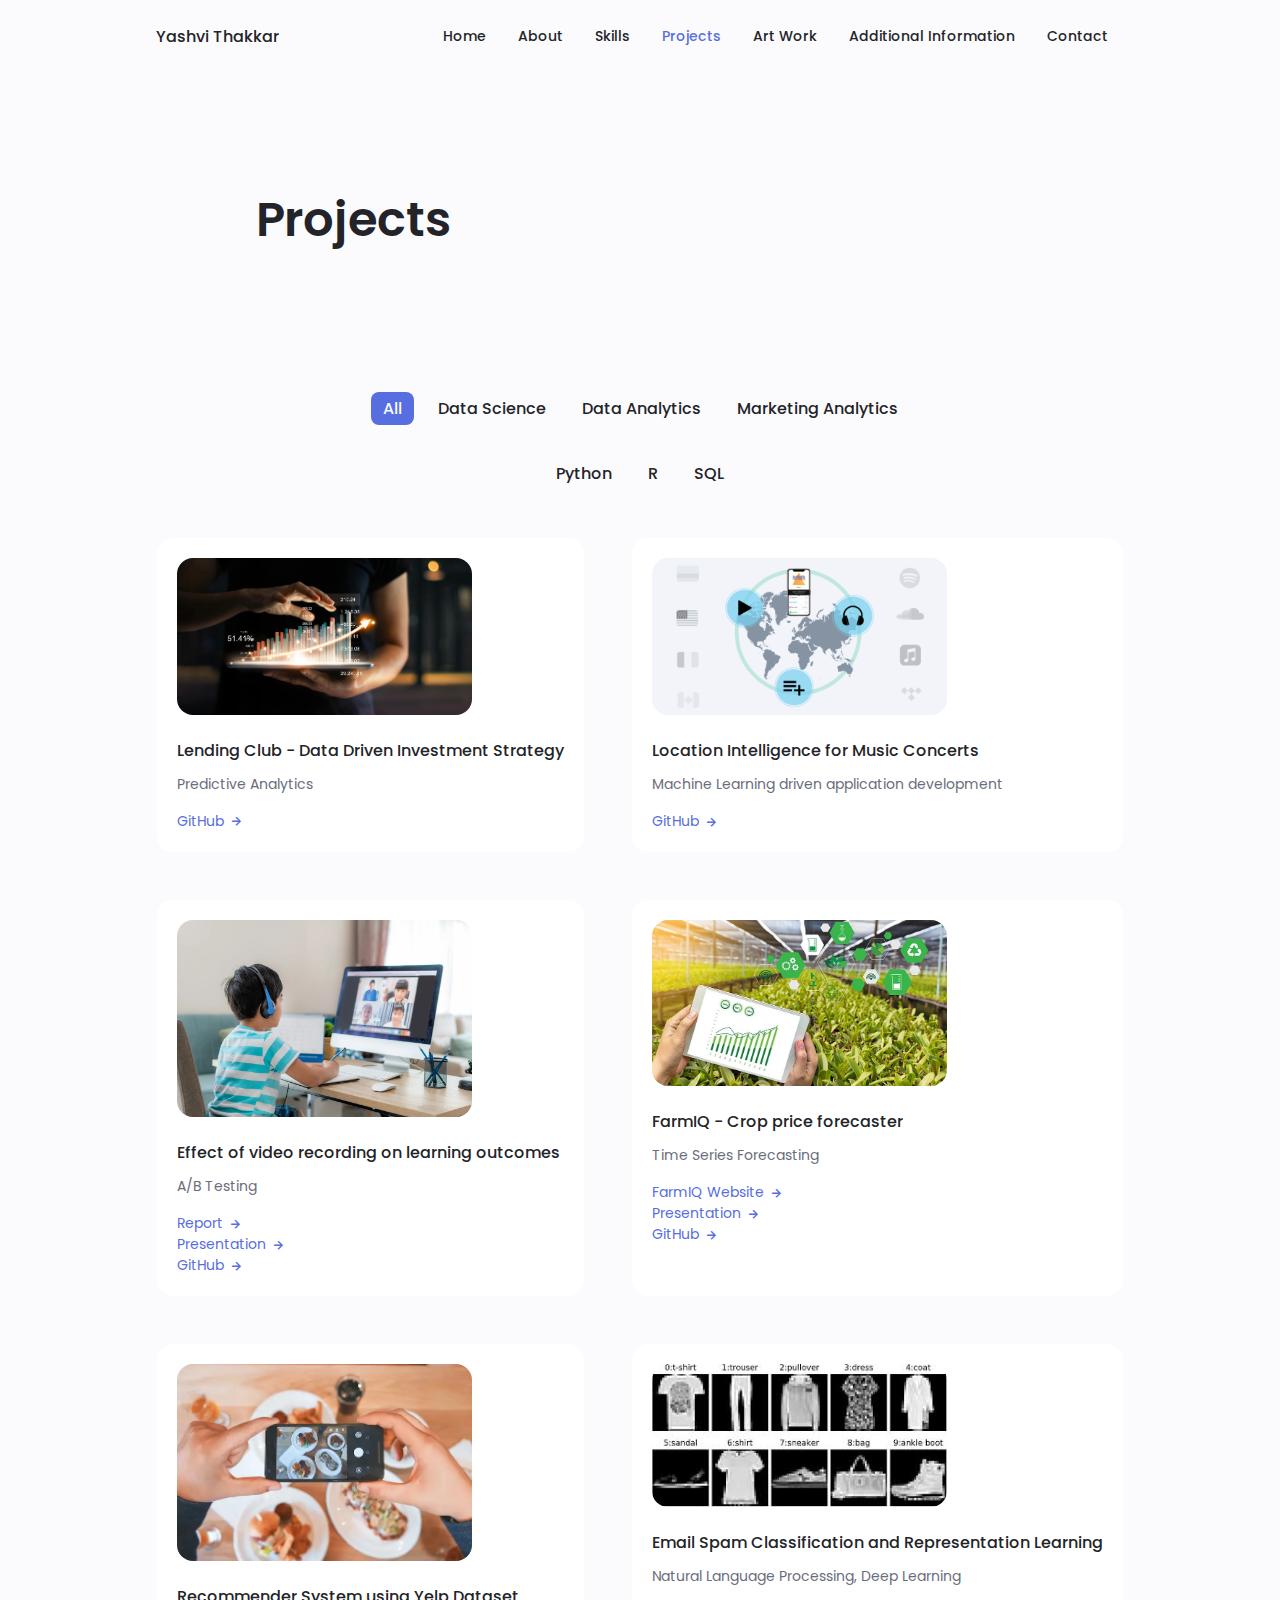
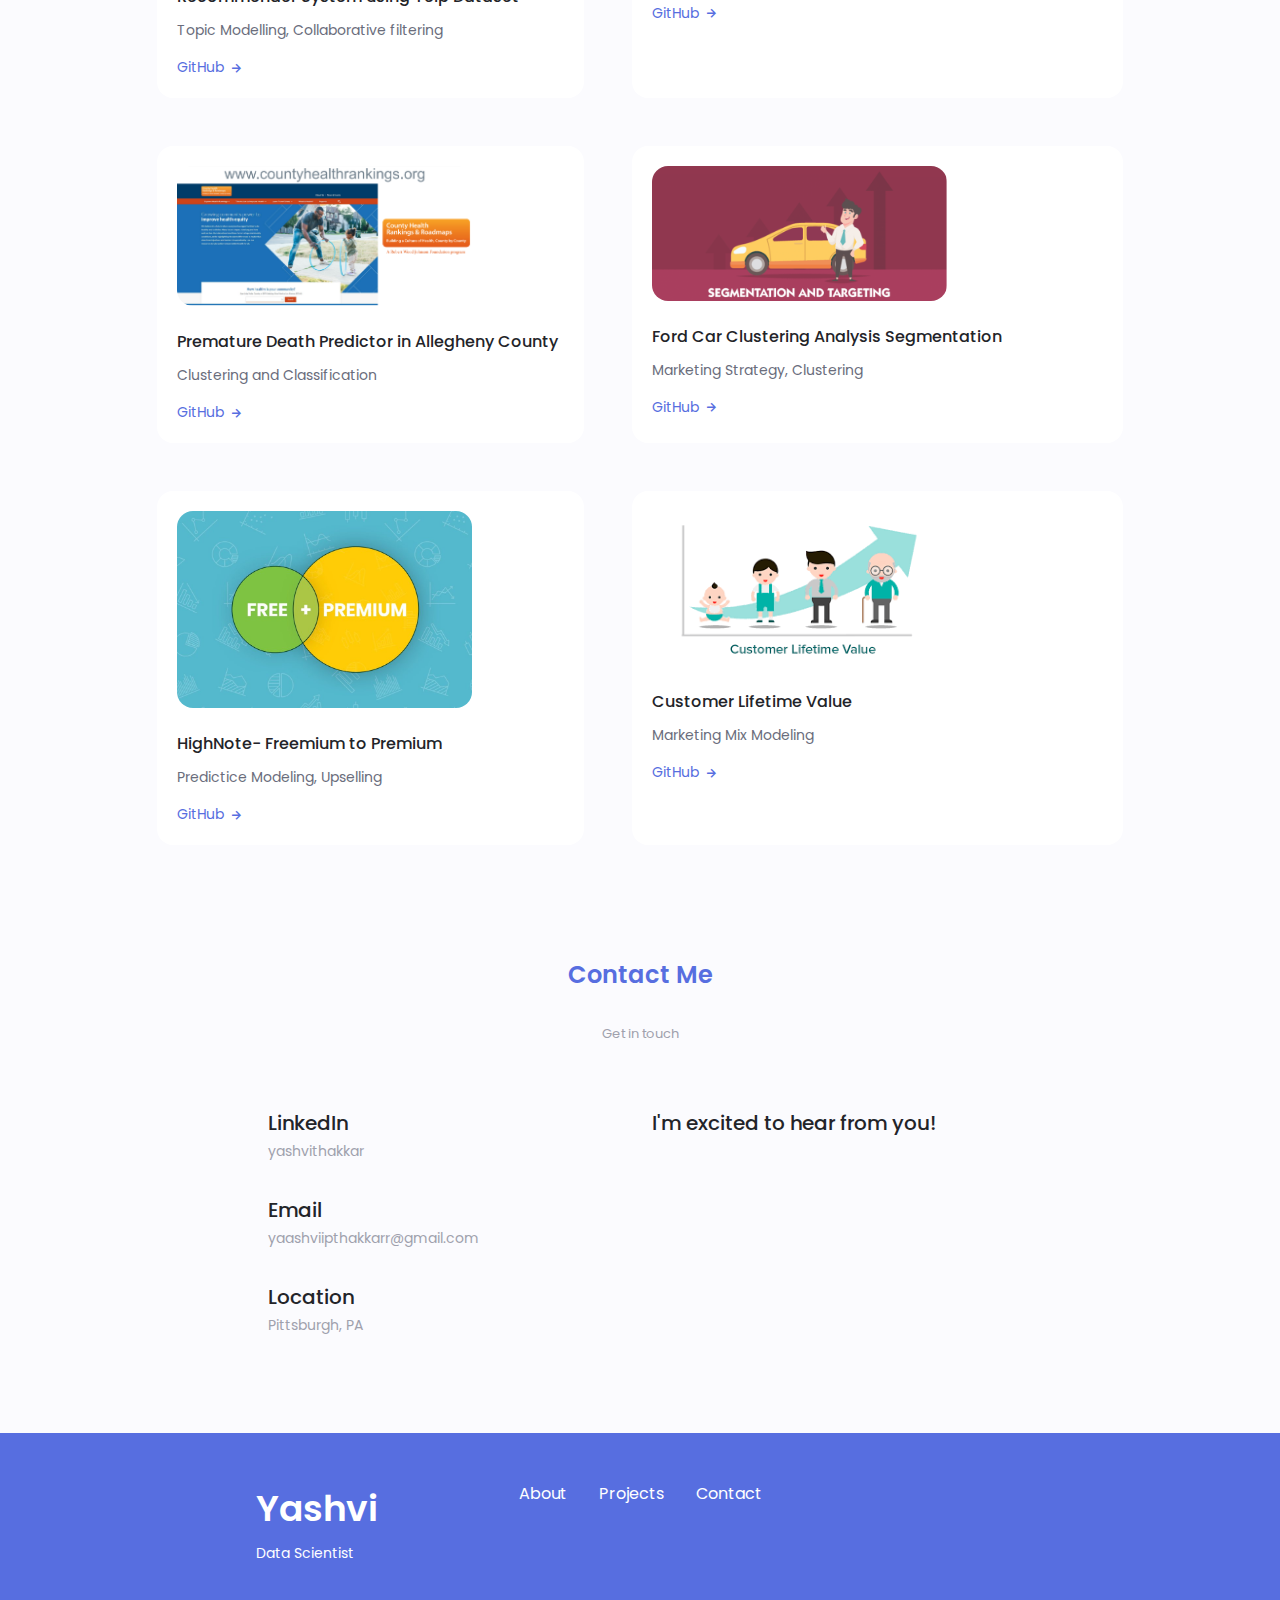
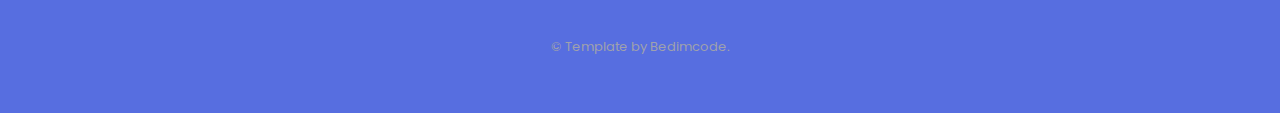
<file: projects/index.html>
<!DOCTYPE html>
    <html lang="en">
    <head>
        <meta charset="UTF-8">
        <meta name="viewport" content="width=device-width, initial-scale=1.0">

        <!--==================== UNICONS ====================-->
        <link rel="stylesheet" href="https://unicons.iconscout.com/release/v3.0.6/css/line.css">
        
        <!--==================== SWIPER CSS====================-->
        <link rel="stylesheet" href="assets/css/swiper-bundle.min.css">

        <!--==================== CSS ==========-->
        <link rel="stylesheet" href="assets/css/styles.css">
        <link href='https://unpkg.com/boxicons@2.1.4/css/boxicons.min.css' rel='stylesheet'>

        <title>Yashvi Thakkar</title>
    </head>
    <body>
        <!--==================== HEADER ====================-->
        <header class="header" id="header">
            <nav class="nav container">
                <a href="/#" class="nav__logo">Yashvi Thakkar</a>

                <div class="nav__menu" id="nav-menu">
                    <ul class="nav__list grid">
                        <li class="nav__item">
                            <a href="/#home" class="nav__link">
                                <i class="uil uil-estate nav__icon"></i> Home
                            </a>
                        </li>

                        <li class="nav__item">
                            <a href="/#about" class="nav__link">
                                <i class="uil uil-user nav__icon"></i> About
                            </a>
                        </li>

                        <li class="nav__item">
                            <a href="/#skills" class="nav__link">
                                <i class="uil uil-file-alt nav__icon"></i> Skills
                            </a>
                        </li>

                        <!-- <li class="nav__item">
                            <a href="#services" class="nav__link">
                                <i class="uil uil-briefcase-alt nav__icon"></i> Services
                            </a>
                        </li> -->

                        <li class="nav__item">
                            <a href="#/projects" class="nav__link active-link">
                                <i class="uil uil-scenery nav__icon"></i> Projects
                            </a>
                        </li>

                        
                        <li class="nav__item">
                            <a href="/artworks/index.html" class="nav__link">
                                <i class="uil uil-scenery nav__icon"></i> Art Work
                            </a>
                        </li>
                        
                        <li class="nav__item">
                            <a href="/additionalinfo/index.html" class="nav__link">
                                <i class="uil uil-scenery nav__icon"></i> Additional Information
                            </a>
                        </li>
                        
                        <li class="nav__item">
                            <a href="/#contact" class="nav__link">
                                <i class="uil uil-message nav__icon"></i> Contact
                            </a>
                        </li>

                    </ul>
                    
                    <i class="uil uil-times nav__close" id="nav-close"></i>
                </div>

                <div class="nav__btns">
                    <!-- Theme change button -->
                    <i class="uil uil-moon change-theme" id="theme-button"></i>

                    <div class="nav__toggle" id="nav-toggle">
                        <i class="uil uil-apps"></i>
                    </div>
                </div>
            </nav>
        </header>

        <!--==================== MAIN ====================-->
        <main class="main">
            <!--==================== HOME ====================-->
            <section class="home section" id="home2">
                <div class="home__container container grid">
                    <div class="home__content grid">
                        <div class="home__data">
                            <h1 class="home__title">Projects</h1>
                        </div>
                    </div>
                </div>
            </section>


            <!--=============== WORK ===============-->
            <section class="work section_work" id="work">
                <!-- <span class="section__subtitle">My Portfolio</span> -->
                <!-- <h2 class="section__title">Recent Works</h2> -->

                <div class="work__filters">
                    <span class="work__item active-work" data-filter='all'>All</span>
                    <span class="work__item" data-filter='.ds' data-sort="order:asc">Data Science</span>
                    <span class="work__item" data-filter='.da' data-sort="order:asc">Data Analytics</span>
                    <span class="work__item" data-filter='.ma' data-sort="order:asc">Marketing Analytics</span>
                </div>                
                <div class="work__filters">
                    <span class="work__item" data-filter='.py' data-sort="order:asc">Python</span>
                    <span class="work__item" data-filter='.r' data-sort="order:asc">R</span>
                    <span class="work__item" data-filter='.sql' data-sort="order:asc">SQL</span>
                  
                </div>

                <div class="work__container container_work grid_work">


                    <div class="work__card mix ds py" data-order="2">
                        <a href="https://github.com/YaashviiPThakkarr/Lending-Club-Data-driven-investment-strategy">
                            <img src="assets/LendingClub.png" alt="" class="work__img">
                        </a>

                        <h3 class="work__title">Lending Club - Data Driven Investment Strategy</h3>
                        <span class="qualification__subtitle">Predictive Analytics </span>
                    
                          <!-- <a href="/projects/pages/mlpp" class="work__button">
                            Learn more <i class='bx bx-right-arrow-alt work__icon' ></i>
                        </a>
                       <a href="assets/pdf/mlpp_report.pdf" class="work__button" target="_blank" rel="noopener noreferrer">
                            Report <i class='bx bx-right-arrow-alt work__icon' ></i>
                        </a>
                        <a href="assets/pdf/mlpp_presentation.pdf" class="work__button" target="_blank" rel="noopener noreferrer">
                            Presentation <i class='bx bx-right-arrow-alt work__icon' ></i>
                        </a> -->
                        <a href="https://github.com/YaashviiPThakkarr/Lending-Club-Data-driven-investment-strategy" class="work__button" target="_blank" rel="noopener noreferrer">
                            GitHub <i class='bx bx-right-arrow-alt work__icon' ></i>
                        </a> 
                    </div>
                    <div class="work__card mix ds da sql py" data-order="1">
                        <!-- Insert your image in a rectangular format (Ex: 600 x 400, 1000 x 800, 1200 x 1000, etc) -->
                        <a href="https://github.com/YaashviiPThakkarr/Location-Intelligence-for-Music-Concerts">
                            <img src="assets/Music.png" alt="" class="work__img">
                        </a>
                        <h3 class="work__title"> Location Intelligence for Music Concerts </h3>
                        <span class="qualification__subtitle">Machine Learning driven application development </span>
                        
                     
                        <!-- <a href="assets/pdf/iuu_report.pdf" class="work__button" target="_blank" rel="noopener noreferrer">
                            Report <i class='bx bx-right-arrow-alt work__icon' ></i>
                        </a>-->
                        <a href="https://github.com/YaashviiPThakkarr/Location-Intelligence-for-Music-Concerts" class="work__button" target="_blank" rel="noopener noreferrer">
                            GitHub <i class='bx bx-right-arrow-alt work__icon' ></i>
                        </a> 
                    </div>
                    <div class="work__card mix ds py r" data-order="5">
                        <a href="https://github.com/YaashviiPThakkarr/Effect-of-video-recording-on-learning-outcomes" target="_blank" rel="noopener noreferrer">
                            <img src="assets/ab.png" alt="" class="work__img">
                        </a>

                        <h3 class="work__title">Effect of video recording on learning outcomes</h3>
                        <span class="qualification__subtitle">A/B Testing</span>
                        
                        <a href="https://github.com/YaashviiPThakkarr/Effect-of-video-recording-on-learning-outcomes/blob/main/AB%20Testing%20Final%20Report.pdf" class="work__button" target="_blank" rel="noopener noreferrer">
                            Report <i class='bx bx-right-arrow-alt work__icon' ></i>
                        </a>
                        <a href="https://github.com/YaashviiPThakkarr/Effect-of-video-recording-on-learning-outcomes/blob/main/A_B%20Testing%20Slides.pdf" class="work__button" target="_blank" rel="noopener noreferrer">
                            Presentation <i class='bx bx-right-arrow-alt work__icon' ></i>
                        </a>
                        <a href="https://github.com/YaashviiPThakkarr/Effect-of-video-recording-on-learning-outcomes" class="work__button" target="_blank" rel="noopener noreferrer">
                            GitHub <i class='bx bx-right-arrow-alt work__icon' ></i>
                        </a>
                    </div>

                    <div class="work__card mix ds py sql" data-order="4">
                        <a href="https://github.com/YaashviiPThakkarr/FarmIQ-Price-Forecasting" target="_blank" rel="noopener noreferrer">
                            <img src="assets/farmIQ.png" alt="" class="work__img">

                        </a>

                        <h3 class="work__title">FarmIQ - Crop price forecaster</h3>
                        <span class="qualification__subtitle"> Time Series Forecasting</span>
                        <a href="https://kbhambha.wixsite.com/farmiq" class="work__button" target="_blank" rel="noopener noreferrer">
                            FarmIQ Website <i class='bx bx-right-arrow-alt work__icon' ></i>
                        </a>
                        <!-- <a href="assets/pdf/drought_report.pdf" class="work__button" target="_blank" rel="noopener noreferrer">
                            Report <i class='bx bx-right-arrow-alt work__icon' ></i>
                        </a>-->
                        <a href="https://github.com/YaashviiPThakkarr/FarmIQ-Price-Forecasting/blob/main/Farm%20IQ.pdf" class="work__button" target="_blank" rel="noopener noreferrer">
                            Presentation <i class='bx bx-right-arrow-alt work__icon' ></i>
                        </a>
                        <a href="https://github.com/YaashviiPThakkarr/FarmIQ-Price-Forecasting" class="work__button" target="_blank" rel="noopener noreferrer">
                            GitHub <i class='bx bx-right-arrow-alt work__icon' ></i>
                        </a> 
                    </div>
                    
                      <div class="work__card mix ds py" data-order="4">
                        <a href="https://github.com/YaashviiPThakkarr/Yelp-Dataset-Recommender-System" target="_blank" rel="noopener noreferrer">
                            <img src="assets/yelp.png" alt="" class="work__img">

                        </a>

                        <h3 class="work__title">Recommender System using Yelp Dataset</h3>
                        <span class="qualification__subtitle"> Topic Modelling, Collaborative filtering </span>
                          
                         <!--<a href="https://dalberg.com/what-we-do/dalberg-data-insights/" class="work__button" target="_blank" rel="noopener noreferrer">
                            more on DDI <i class='bx bx-right-arrow-alt work__icon' ></i>
                        </a>
                        <a href="assets/pdf/drought_report.pdf" class="work__button" target="_blank" rel="noopener noreferrer">
                            Report <i class='bx bx-right-arrow-alt work__icon' ></i>
                        </a>
                        <a href="assets/pdf/drought_presenation.pdf" class="work__button" target="_blank" rel="noopener noreferrer">
                            Presentation <i class='bx bx-right-arrow-alt work__icon' ></i>
                        </a> -->
                          
                        <a href="https://github.com/YaashviiPThakkarr/Yelp-Dataset-Recommender-System" class="work__button" target="_blank" rel="noopener noreferrer">
                            GitHub <i class='bx bx-right-arrow-alt work__icon' ></i>
                        </a> 
                     </div>
                    
                    
                    <div class="work__card mix ds py" data-order="4">
                        <a href="https://github.com/YaashviiPThakkarr/Email-Spam-Classification-and-Representation-Learning" target="_blank" rel="noopener noreferrer">
                            <img src="assets/Email.png" alt="" class="work__img">

                        </a>

                        <h3 class="work__title">Email Spam Classification and Representation Learning</h3>
                        <span class="qualification__subtitle"> Natural Language Processing, Deep Learning </span>
                          
                       
                        <a href="https://github.com/YaashviiPThakkarr/Email-Spam-Classification-and-Representation-Learning" class="work__button" target="_blank" rel="noopener noreferrer">
                            GitHub <i class='bx bx-right-arrow-alt work__icon' ></i>
                        </a> 
                     </div>
                    
                     <div class="work__card mix ds da py" data-order="4">
                        <a href="https://github.com/YaashviiPThakkarr/Premature-Death-Predictor-in-Allegheny-County" target="_blank" rel="noopener noreferrer">
                            <img src="assets/Premature.png" alt="" class="work__img">

                        </a>

                        <h3 class="work__title">Premature Death Predictor in Allegheny County</h3>
                        <span class="qualification__subtitle"> Clustering and Classification </span>
                          
                         <!--<a href="https://dalberg.com/what-we-do/dalberg-data-insights/" class="work__button" target="_blank" rel="noopener noreferrer">
                            more on DDI <i class='bx bx-right-arrow-alt work__icon' ></i>
                        </a>
                        <a href="assets/pdf/drought_report.pdf" class="work__button" target="_blank" rel="noopener noreferrer">
                            Report <i class='bx bx-right-arrow-alt work__icon' ></i>
                        </a>
                        <a href="assets/pdf/drought_presenation.pdf" class="work__button" target="_blank" rel="noopener noreferrer">
                            Presentation <i class='bx bx-right-arrow-alt work__icon' ></i>
                        </a> -->
                          
                        <a href="https://github.com/YaashviiPThakkarr/Premature-Death-Predictor-in-Allegheny-County" class="work__button" target="_blank" rel="noopener noreferrer">
                            GitHub <i class='bx bx-right-arrow-alt work__icon' ></i>
                        </a> 
                     </div>
                    
                    
                    <div class="work__card mix ds r" data-order="4">
                        <a href="https://github.com/YaashviiPThakkarr/Ford-Car-Clustering-Analysis-Segmentation" target="_blank" rel="noopener noreferrer">
                            <img src="assets/FordKa.png" alt="" class="work__img">

                        </a>

                        <h3 class="work__title">Ford Car Clustering Analysis Segmentation</h3>
                        <span class="qualification__subtitle"> Marketing Strategy, Clustering  </span>
                          
                         <!--<a href="https://dalberg.com/what-we-do/dalberg-data-insights/" class="work__button" target="_blank" rel="noopener noreferrer">
                            more on DDI <i class='bx bx-right-arrow-alt work__icon' ></i>
                        </a>
                        <a href="assets/pdf/drought_report.pdf" class="work__button" target="_blank" rel="noopener noreferrer">
                            Report <i class='bx bx-right-arrow-alt work__icon' ></i>
                        </a>
                        <a href="assets/pdf/drought_presenation.pdf" class="work__button" target="_blank" rel="noopener noreferrer">
                            Presentation <i class='bx bx-right-arrow-alt work__icon' ></i>
                        </a> -->
                          
                        <a href="https://github.com/YaashviiPThakkarr/Ford-Car-Clustering-Analysis-Segmentation" class="work__button" target="_blank" rel="noopener noreferrer">
                            GitHub <i class='bx bx-right-arrow-alt work__icon' ></i>
                        </a> 
                     </div>
                    
                     <div class="work__card mix ds ma r" data-order="4">
                        <a href="https://github.com/YaashviiPThakkarr/HighNote---Freemium-to-Premium" target="_blank" rel="noopener noreferrer">
                            <img src="assets/freemium1.png" alt="" class="work__img">

                        </a>

                        <h3 class="work__title">HighNote- Freemium to Premium</h3>
                        <span class="qualification__subtitle"> Predictice Modeling, Upselling  </span>
                          
                         <!--<a href="https://dalberg.com/what-we-do/dalberg-data-insights/" class="work__button" target="_blank" rel="noopener noreferrer">
                            more on DDI <i class='bx bx-right-arrow-alt work__icon' ></i>
                        </a>
                        <a href="assets/pdf/drought_report.pdf" class="work__button" target="_blank" rel="noopener noreferrer">
                            Report <i class='bx bx-right-arrow-alt work__icon' ></i>
                        </a>
                        <a href="assets/pdf/drought_presenation.pdf" class="work__button" target="_blank" rel="noopener noreferrer">
                            Presentation <i class='bx bx-right-arrow-alt work__icon' ></i>
                        </a> -->
                          
                        <a href="https://github.com/YaashviiPThakkarr/HighNote---Freemium-to-Premium" class="work__button" target="_blank" rel="noopener noreferrer">
                            GitHub <i class='bx bx-right-arrow-alt work__icon' ></i>
                        </a> 
                     </div>
                   
                     <div class="work__card mix ds da ma py" data-order="4">
                        <a href="https://github.com/YaashviiPThakkarr/Customer-Lifetime-Value" target="_blank" rel="noopener noreferrer">
                            <img src="assets/CLV.png" alt="" class="work__img">

                        </a>

                        <h3 class="work__title">Customer Lifetime Value</h3>
                        <span class="qualification__subtitle"> Marketing Mix Modeling  </span>
                          
                         <!--<a href="https://dalberg.com/what-we-do/dalberg-data-insights/" class="work__button" target="_blank" rel="noopener noreferrer">
                            more on DDI <i class='bx bx-right-arrow-alt work__icon' ></i>
                        </a>
                        <a href="assets/pdf/drought_report.pdf" class="work__button" target="_blank" rel="noopener noreferrer">
                            Report <i class='bx bx-right-arrow-alt work__icon' ></i>
                        </a>
                        <a href="assets/pdf/drought_presenation.pdf" class="work__button" target="_blank" rel="noopener noreferrer">
                            Presentation <i class='bx bx-right-arrow-alt work__icon' ></i>
                        </a> -->
                          
                        <a href="https://github.com/YaashviiPThakkarr/Customer-Lifetime-Value" class="work__button" target="_blank" rel="noopener noreferrer">
                            GitHub <i class='bx bx-right-arrow-alt work__icon' ></i>
                        </a> 
                     </div>
                   
                
            </section>

            <!--==================== ABOUT ====================-->

            <!--==================== SKILLS ====================-->

            <!--==================== SERVICES ====================-->

            <!--==================== QUALIFICATION ====================-->

            <!--==================== PORTFOLIO ====================-->

            <!--==================== PROJECT IN MIND ====================-->

            <!--==================== TESTIMONIAL ====================-->

            <!--==================== CONTACT ME ====================-->
            <section class="contact section" id="contact">
                <h2 class="section__title">Contact Me</h2>
                <span class="section__subtitle">Get in touch</span>

                <div class="contact__container container grid">
                    <div>
                        <div class="contact__information">
                            <a href="https://www.linkedin.com/in/yashvithakkar/" target="_blank" class="contact__icon">
                                <i class="uil uil-linkedin-alt"></i>
                            </a>
                            <div>
                                <h3 class="contact__title">LinkedIn</h3>
                                <span class="contact__subtitle">yashvithakkar</span>
                            </div>
                        </div>

                        <div class="contact__information">
                            <i class="uil uil-envelope contact__icon"></i>
                            <div>
                                <h3 class="contact__title">Email</h3>
                                <span class="contact__subtitle">yaashviipthakkarr@gmail.com</span>
                            </div>
                        </div>

                        <div class="contact__information">
                            <i class="uil uil-map-marker contact__icon"></i>
                            <div>
                                <h3 class="contact__title">Location</h3>
                                <span class="contact__subtitle">Pittsburgh, PA </span>
                            </div>
                        </div>
                    </div>

                    <div>
                        <div class="contact__information">
                            <!-- <i class="uil uil-envelope contact__icon"></i> -->
                            <div>
                                <h3 class="contact__title">I'm excited to hear from you!</h3>
                                <!-- <span class="contact__subtitle">alexa@email.com</span> -->
                            </div>
                        </div>
                    </div>

                    <!-- <form action="" class="contact__form grid">
                        <div class="contact__inputs grid">
                            <div class="contact__content">
                                <label for="" class="contact__label">Name</label>
                                <input type="text" class="contact__input">
                            </div>
                            <div class="contact__content">
                                <label for="" class="contact__label">E-Mail</label>
                                <input type="email" class="contact__input">
                            </div>
                        </div>
                        <div class="contact__content">
                            <label for="" class="contact__label">Project</label>
                            <input type="text" class="contact__input">
                        </div>
                        <div class="contact__content">
                            <label for="" class="contact__label">Message</label>
                            <textarea name="" id="" cols="0" rows="7" class="contact__input"></textarea>
                        </div>
                        
                        <div>
                            <a href="#" class="button button--flex">
                                Send Message
                                <i class="uil uil-message button__icon"></i>
                            </a>
                        </div>
                    </form> -->
                </div>

            </section>
        </main>

        <!--==================== FOOTER ====================-->
        <footer class="footer">
            <div class="footer__bg">
                <div class="footer__container container grid">
                    <div>
                        <h1 class="footer__title">Yashvi</h1>
                        <span class="footer__subtitle">Data Scientist</span>
                    </div>

                    <ul class="footer__links">
                        <li>
                            <a href="/#about" class="footer__link">About</a>
                        </li>
                        <li>
                            <a href="/projects" class="footer__link">Projects</a>
                        </li>
                        <li>
                            <a href="/#contact" class="footer__link">Contact</a>
                        </li>
                    </ul>

                    <!-- <div class="footer__socials">
                        <a href="https://www.facebook.com/" target="_blank" class="footer__social">
                            <i class="uil uil-facebook-f"></i>
                        </a>
                        <a href="https://www.instagram.com/" target="_blank" class="footer__social">
                            <i class="uil uil-instagram"></i>
                        </a>
                        <a href="https://twitter.com/" target="_blank" class="footer__social">
                            <i class="uil uil-twitter-alt"></i>
                        </a>
                    </div> -->
                </div>

                <p class="footer__copy">&#169; Template by Bedimcode.</p>
            </div>
        </footer>

        <!--========== SCROLL TOP ==========-->
        <a href="#" class="scrollup" id="scroll-top">
            <i class="uil uil-arrow-up scrollup__icon"></i>
        </a>

        <!--=============== MIXITUP FILTER ===============-->
        <script src="assets/js/mixitup.min.js"></script>

        <!--==================== SWIPER JS ====================-->
        <script src="assets/js/swiper-bundle.min.js"></script>

        <!--==================== MAIN JS ====================-->
        <script src="assets/js/main.js"></script>
    </body>
</html>
</file>
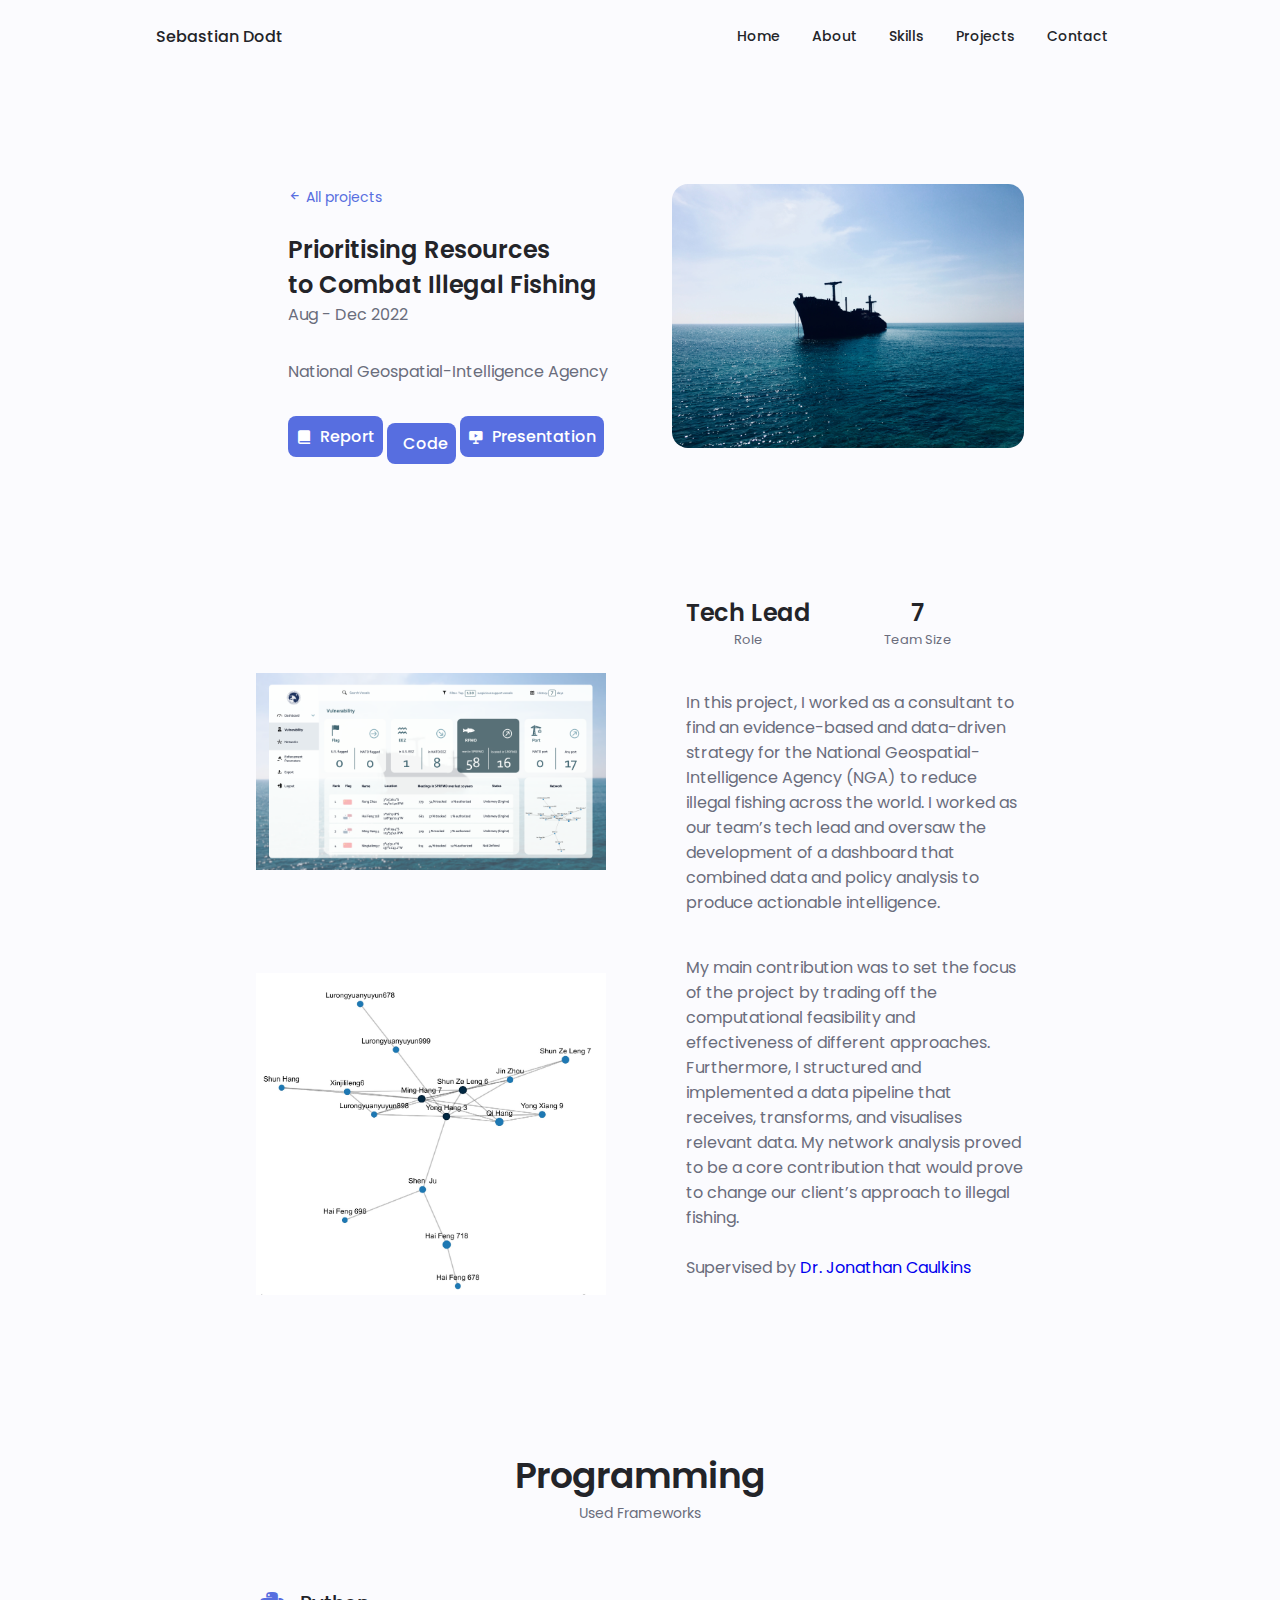
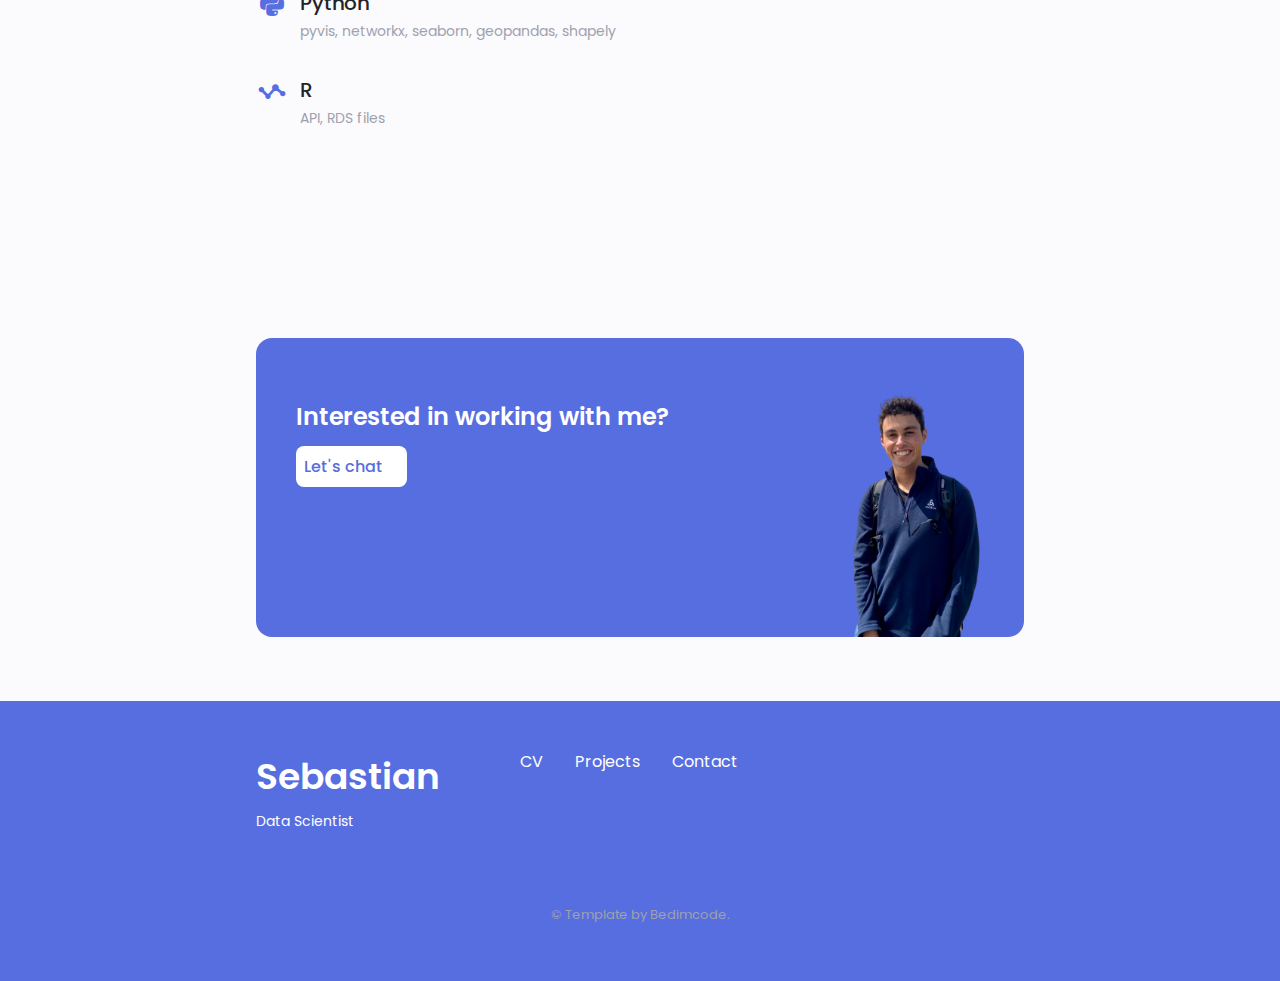
<file: additionalinfo/pages/iuu/index.html>
<!DOCTYPE html>
    <html lang="en">
    <head>
        <meta charset="UTF-8">
        <meta name="viewport" content="width=device-width, initial-scale=1.0">

        <!--==================== UNICONS ====================-->
        <link rel="stylesheet" href="https://unicons.iconscout.com/release/v3.0.6/css/line.css">
        
        <!--==================== SWIPER CSS====================-->
        <link rel="stylesheet" href="assets/css/swiper-bundle.min.css">

        <!--==================== CSS ==========-->
        <link rel="stylesheet" href="assets/css/styles.css">
        <link href='https://unpkg.com/boxicons@2.1.4/css/boxicons.min.css' rel='stylesheet'>

        <title>Sebastian Dodt</title>
    </head>
    <body>
        <!--==================== HEADER ====================-->
        <header class="header" id="header">
            <nav class="nav container">
                <a href="/#home" class="nav__logo">Sebastian Dodt</a>

                <div class="nav__menu" id="nav-menu">
                    <ul class="nav__list grid">
                        <li class="nav__item">
                            <a href="/#home" class="nav__link">
                                <i class="uil uil-estate nav__icon"></i> Home
                            </a>
                        </li>

                        <li class="nav__item">
                            <a href="/#about" class="nav__link">
                                <i class="uil uil-user nav__icon"></i> About
                            </a>
                        </li>

                        <li class="nav__item">
                            <a href="/#skills" class="nav__link">
                                <i class="uil uil-file-alt nav__icon"></i> Skills
                            </a>
                        </li>

                        <!-- <li class="nav__item">
                            <a href="#services" class="nav__link">
                                <i class="uil uil-briefcase-alt nav__icon"></i> Services
                            </a>
                        </li> -->

                        <li class="nav__item">
                            <a href="/projects" class="nav__link">
                                <i class="uil uil-scenery nav__icon"></i> Projects
                            </a>
                        </li>

                        <li class="nav__item">
                            <a href="/#contact" class="nav__link">
                                <i class="uil uil-message nav__icon"></i> Contact
                            </a>
                        </li>

                    </ul>
                    
                    <i class="uil uil-times nav__close" id="nav-close"></i>
                </div>

                <div class="nav__btns">
                    <!-- Theme change button -->
                    <i class="uil uil-moon change-theme" id="theme-button"></i>

                    <div class="nav__toggle" id="nav-toggle">
                        <i class="uil uil-apps"></i>
                    </div>
                </div>
            </nav>
        </header>

        <!--==================== MAIN ====================-->
        <main class="main">
            <!--==================== HOME ====================-->
            <section class="home section" id="home3">
                <div class="home__container container grid">
                    <div class="home__content grid">
                        
                        <div class="home__social">
                        </div>
    
                        <div class="home__img">
                            <img src="assets/img/iuu.jpg" alt="" class="work__img">
                        </div>

                        <div class="home__data">
                            <a href="/projects/" class="work__button">
                                <i class='bx bx-left-arrow-alt work__icon' ></i> All projects
                            </a>
                            <h1 class="home__title">Prioritising Resources <br> to Combat Illegal Fishing</h1>
                            <p class="home__description">Aug - Dec 2022</p>
                            <p class="home__description">National Geospatial-Intelligence Agency</p>
                            

                            <a href="/projects/assets/pdf/iuu_report.pdf" target="_blank" rel="noopener noreferrer" class="button button--flex">
                                <i class='bx bxs-book-alt'></i> Report 
                            </a>

                            <a href="https://github.com/sebdodt/illegal_fishing_dashboard" target="_blank" rel="noopener noreferrer" class="button button--flex">
                                <i class="uil uil-github-alt"></i> Code 
                            </a>

                            <a href="https://youtu.be/efcpFQAIoss" target="_blank" rel="noopener noreferrer" class="button button--flex">
                                <i class='bx bxs-slideshow' ></i> Presentation 
                            </a>
                        </div>
                    </div>

                    
                    <!-- <div class="home__scroll">
                        <a href="#about" class="home__scroll-button button--flex">
                            <i class="uil uil-mouse-alt home__scroll-mouse"></i>
                            <span class="home__scroll-name">Scroll down</span>
                            <i class="uil uil-arrow-down home__scroll-arrow"></i>
                        </a>
                    </div> -->
                </div>
            </section>

            <!--==================== ABOUT ====================-->
            <section class="about section" id="about4">
                <!-- <h2 class="section__title">About Me</h2>
                <span class="section__subtitle">My introduction</span> -->

                <div class="about__container container grid">
                    <a href="assets/img/Slide42.png" class="about__img">
                        <img src="assets/img/Slide42.png" alt=""  >
                    </a>
                    
                    <div class="about__data">

                        <div class="about__info">

                            <div>
                                <span class="about__info-title">Tech Lead</span>
                                <span class="about__info-name">Role</span>
                            </div>

                            <div>
                                <span class="about__info-title">7</span>
                                <span class="about__info-name">Team Size</span>
                            </div>

                            <div>
                                <span class="about__info-title"> </span>
                                <span class="about__info-name"> </span>
                            </div>
                        </div>

                        <p class="about__description">In this project, I worked as a consultant to find an evidence-based and data-driven strategy for the National Geospatial-Intelligence Agency (NGA) to reduce illegal fishing across the world. I worked as our team’s tech lead and oversaw the development of a dashboard that combined data and policy analysis to produce actionable intelligence.
                            </p>

                        <!-- <div class="about__buttons">
                            <a download="" href="assets/pdf/Sebastian-Cv.pdf" class="button button--flex">
                                Download CV <i class="uil uil-download-alt button__icon"></i>
                            </a>
                        </div> -->
                    </div>
                </div>
                <div class="about__container container grid">
                    <a href="assets/img/Slide38.jpeg" class="about__img">
                        <img src="assets/img/Slide38.jpeg" alt=""  >
                    </a>
                    
                    <div class="about__data">

                        <p class="about__description">
                            My main contribution was to set the focus of the project by trading off the computational feasibility and effectiveness of different approaches. Furthermore, I structured and implemented a data pipeline that receives, transforms, and visualises relevant data. My network analysis proved to be a core contribution that would prove to change our client’s approach to illegal fishing.
                            <br><br>
                            Supervised by <a href="https://en.wikipedia.org/wiki/Jonathan_Caulkins">Dr. Jonathan Caulkins</a>    
                        </p>

                        <!-- <div class="about__buttons">
                            <a download="" href="assets/pdf/Sebastian-Cv.pdf" class="button button--flex">
                                Download CV <i class="uil uil-download-alt button__icon"></i>
                            </a>
                        </div> -->
                    </div>
                </div>
            </section>


            <!--==================== SKILLS ====================-->
            <section class="contact section" id="contact8">
                <h2 class="section__title">Programming</h2>
                <span class="section__subtitle">Used Frameworks</span>

                <div class="contact__container container grid">
                    <div>
                        <div class="contact__information">
                            <i class='bx bxl-python contact__icon' ></i>
                            <!-- <i class="uil uil-phone "></i> -->
                            <div>
                                <h3 class="contact__title">Python</h3>
                                <span class="contact__subtitle">pyvis, networkx, seaborn, geopandas, shapely</span>
                            </div>
                        </div>

                        <div class="contact__information">
                            <i class='bx bx-stats contact__icon'></i>
                            <!-- <i class="uil uil-envelope "></i> -->
                            <div>
                                <h3 class="contact__title">R</h3>
                                <span class="contact__subtitle">API, RDS files</span>
                            </div>
                        </div>

                        <!-- <div class="contact__information">
                            <i class="uil uil-map-marker contact__icon"></i>
                            <div>
                                <h3 class="contact__title">Location</h3>
                                <span class="contact__subtitle">Pittsburgh, Washington D.C.</span>
                            </div>
                        </div> -->
                    </div>

                    <!-- <div>
                        <div class="contact__information">
                            <div>
                                <h3 class="contact__title"></h3>
                            </div>
                        </div>
                    </div> -->

                    <!-- <form action="" class="contact__form grid">
                        <div class="contact__inputs grid">
                            <div class="contact__content">
                                <label for="" class="contact__label">Name</label>
                                <input type="text" class="contact__input">
                            </div>
                            <div class="contact__content">
                                <label for="" class="contact__label">E-Mail</label>
                                <input type="email" class="contact__input">
                            </div>
                        </div>
                        <div class="contact__content">
                            <label for="" class="contact__label">Project</label>
                            <input type="text" class="contact__input">
                        </div>
                        <div class="contact__content">
                            <label for="" class="contact__label">Message</label>
                            <textarea name="" id="" cols="0" rows="7" class="contact__input"></textarea>
                        </div>
                        
                        <div>
                            <a href="#" class="button button--flex">
                                Send Message
                                <i class="uil uil-message button__icon"></i>
                            </a>
                        </div>
                    </form> -->
                </div>

            </section>
            
            <!--==================== PROJECT IN MIND ====================-->
            <section class="project section">
                <div class="project__bg">
                    <div class="project__container container grid">
                        <div class="project__data">
                            <h2 class="project__title">Interested in working with me?</h2>
                            <!-- <p class="project__description">Let's chat!</p> -->
                            <a href="/#contact" class="button button--flex button--white">
                                Let's chat
                                <i class="uil uil-message button__icon"></i>
                            </a>
                        </div>
    
                        <img src="assets/img/project.png" alt="" class="project__img">
                    </div>
                </div>
            </section>
        </main>

        
        <!--==================== FOOTER ====================-->
        <footer class="footer">
            <div class="footer__bg">
                <div class="footer__container container grid">
                    <div>
                        <h1 class="footer__title">Sebastian</h1>
                        <span class="footer__subtitle">Data Scientist</span>
                    </div>

                    <ul class="footer__links">
                        <li>
                            <a href="#about" class="footer__link">CV</a>
                        </li>
                        <li>
                            <a href="/projects" class="footer__link">Projects</a>
                        </li>
                        <li>
                            <a href="#contact" class="footer__link">Contact</a>
                        </li>
                    </ul>

                    <!-- <div class="footer__socials">
                        <a href="https://www.facebook.com/" target="_blank" class="footer__social">
                            <i class="uil uil-facebook-f"></i>
                        </a>
                        <a href="https://www.instagram.com/" target="_blank" class="footer__social">
                            <i class="uil uil-instagram"></i>
                        </a>
                        <a href="https://twitter.com/" target="_blank" class="footer__social">
                            <i class="uil uil-twitter-alt"></i>
                        </a>
                    </div> -->
                </div>

                <p class="footer__copy">&#169; Template by Bedimcode.</p>
            </div>
        </footer>

        <!--========== SCROLL TOP ==========-->
        <a href="#" class="scrollup" id="scroll-top">
            <i class="uil uil-arrow-up scrollup__icon"></i>
        </a>

        <!--==================== SWIPER JS ====================-->
        <script src="assets/js/swiper-bundle.min.js"></script>

        <!--==================== MAIN JS ====================-->
        <script src="assets/js/main.js"></script>
    </body>
</html>
</file>
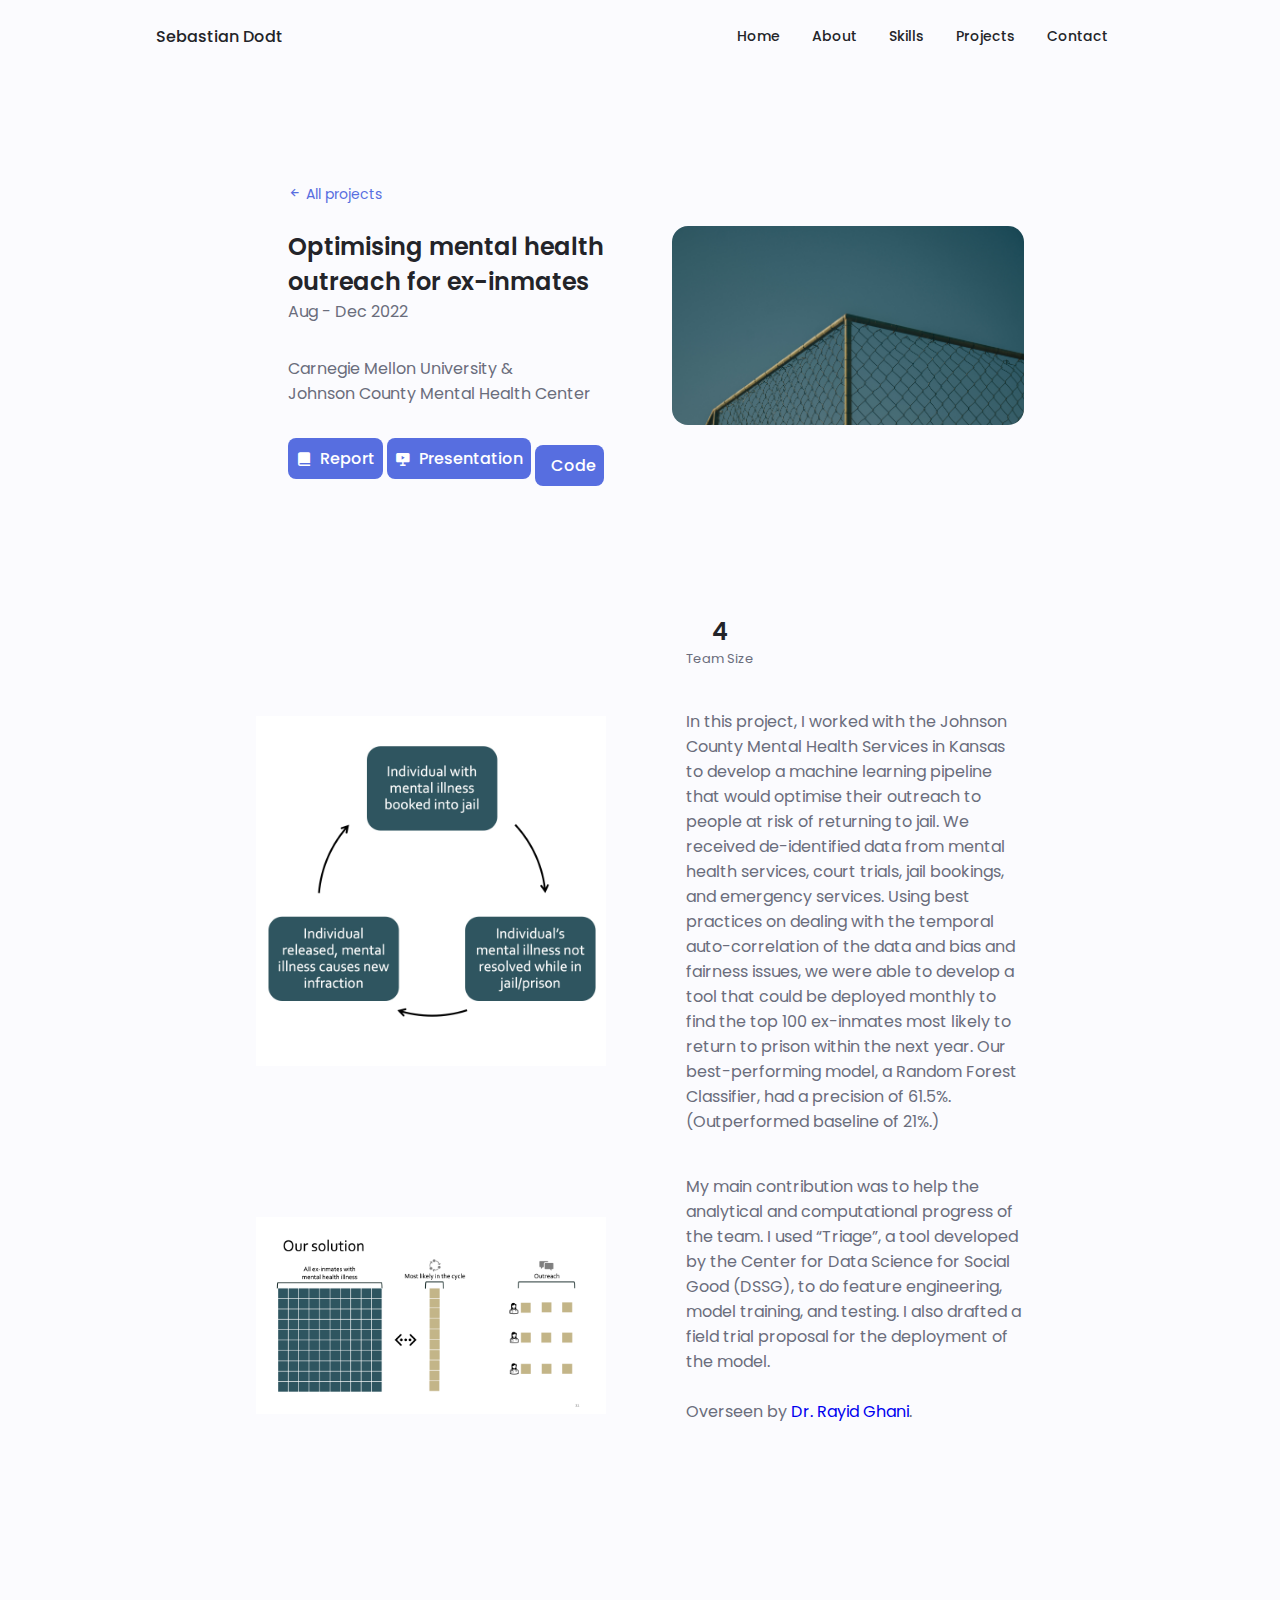
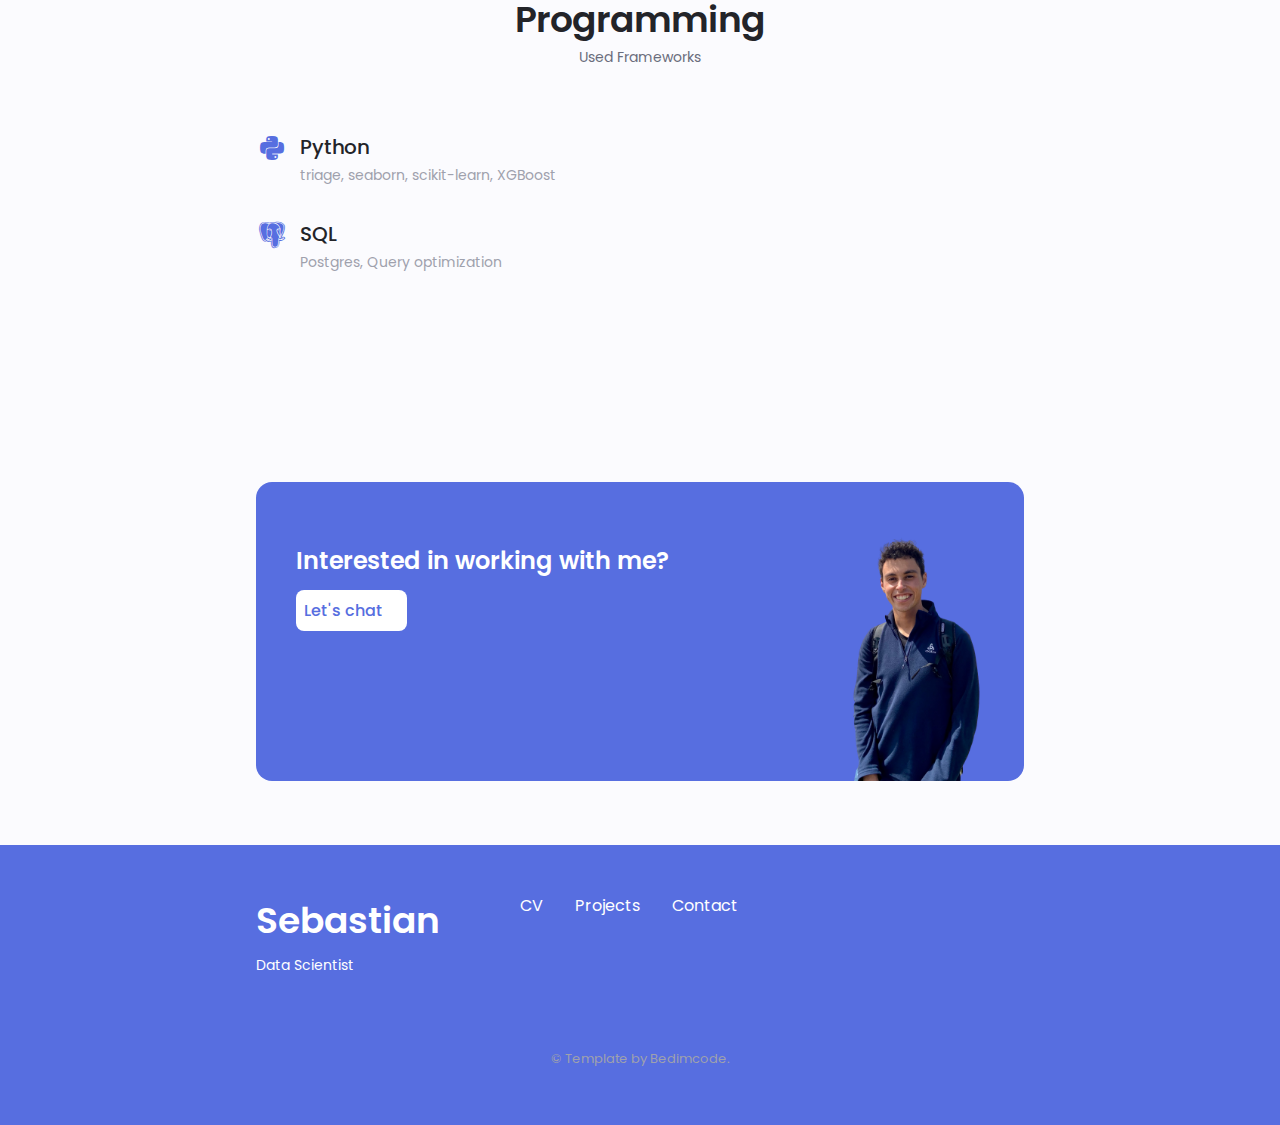
<file: additionalinfo/pages/mlpp/index.html>
<!DOCTYPE html>
    <html lang="en">
    <head>
        <meta charset="UTF-8">
        <meta name="viewport" content="width=device-width, initial-scale=1.0">

        <!--==================== UNICONS ====================-->
        <link rel="stylesheet" href="https://unicons.iconscout.com/release/v3.0.6/css/line.css">
        
        <!--==================== SWIPER CSS====================-->
        <link rel="stylesheet" href="assets/css/swiper-bundle.min.css">

        <!--==================== CSS ==========-->
        <link rel="stylesheet" href="assets/css/styles.css">
        <link href='https://unpkg.com/boxicons@2.1.4/css/boxicons.min.css' rel='stylesheet'>

        <title>Sebastian Dodt</title>
    </head>
    <body>
        <!--==================== HEADER ====================-->
        <header class="header" id="header">
            <nav class="nav container">
                <a href="/#home" class="nav__logo">Sebastian Dodt</a>

                <div class="nav__menu" id="nav-menu">
                    <ul class="nav__list grid">
                        <li class="nav__item">
                            <a href="/#home" class="nav__link">
                                <i class="uil uil-estate nav__icon"></i> Home
                            </a>
                        </li>

                        <li class="nav__item">
                            <a href="/#about" class="nav__link">
                                <i class="uil uil-user nav__icon"></i> About
                            </a>
                        </li>

                        <li class="nav__item">
                            <a href="/#skills" class="nav__link">
                                <i class="uil uil-file-alt nav__icon"></i> Skills
                            </a>
                        </li>

                        <!-- <li class="nav__item">
                            <a href="#services" class="nav__link">
                                <i class="uil uil-briefcase-alt nav__icon"></i> Services
                            </a>
                        </li> -->

                        <li class="nav__item">
                            <a href="/projects" class="nav__link">
                                <i class="uil uil-scenery nav__icon"></i> Projects
                            </a>
                        </li>

                        <li class="nav__item">
                            <a href="/#contact" class="nav__link">
                                <i class="uil uil-message nav__icon"></i> Contact
                            </a>
                        </li>

                    </ul>
                    
                    <i class="uil uil-times nav__close" id="nav-close"></i>
                </div>

                <div class="nav__btns">
                    <!-- Theme change button -->
                    <i class="uil uil-moon change-theme" id="theme-button"></i>

                    <div class="nav__toggle" id="nav-toggle">
                        <i class="uil uil-apps"></i>
                    </div>
                </div>
            </nav>
        </header>

        <!--==================== MAIN ====================-->
        <main class="main">
            <!--==================== HOME ====================-->
            <section class="home section" id="home3">
                <div class="home__container container grid">
                    <div class="home__content grid">
                        
                        <div class="home__social">
                        </div>
    
                        <div class="home__img">
                            <img src="assets/img/mental_health.jpg" alt="" class="work__img">
                        </div>

                        <div class="home__data">
                            <a href="/projects/" class="work__button">
                                <i class='bx bx-left-arrow-alt work__icon' ></i> All projects
                            </a>
                            <h1 class="home__title">Optimising mental health outreach for ex-inmates</h1>
                            <p class="home__description">Aug - Dec 2022</p>
                            <p class="home__description">Carnegie Mellon University & <br>Johnson County Mental Health Center</p>
                            <a href="/projects/assets/pdf/mlpp_report.pdf" class="button button--flex" target="_blank" rel="noopener noreferrer">
                                <i class='bx bxs-book-alt'></i> Report 
                            </a>
                            <a href="/projects/assets/pdf/mlpp_presentation.pdf" class="button button--flex" target="_blank" rel="noopener noreferrer">
                                <i class='bx bxs-slideshow' ></i> Presentation 
                            </a>
                            <a href="https://github.com/dssg/mlpolicylab_fall22_mcrt1" class="button button--flex" target="_blank" rel="noopener noreferrer">
                                <i class="uil uil-github-alt"></i> Code 
                            </a>

                            <!-- <a href="/projects/assets/pdf/iuu_report.pdf" target="_blank" rel="noopener noreferrer" class="button button--flex">
                                 Report 
                            </a>

                            <a href="https://github.com/sebdodt/illegal_fishing_dashboard" target="_blank" rel="noopener noreferrer" class="button button--flex">
                                
                            </a>

                            <a href="https://youtu.be/efcpFQAIoss" target="_blank" rel="noopener noreferrer" class="button button--flex">
                                
                            </a> -->
                        </div>
                    </div>

                    
                    <!-- <div class="home__scroll">
                        <a href="#about" class="home__scroll-button button--flex">
                            <i class="uil uil-mouse-alt home__scroll-mouse"></i>
                            <span class="home__scroll-name">Scroll down</span>
                            <i class="uil uil-arrow-down home__scroll-arrow"></i>
                        </a>
                    </div> -->
                </div>
            </section>

            <!--==================== ABOUT ====================-->
            <section class="about section" id="about4">
                <!-- <h2 class="section__title">About Me</h2>
                <span class="section__subtitle">My introduction</span> -->

                <div class="about__container container grid">
                    <a href="assets/img/cycle.jpeg" class="about__img">
                        <img src="assets/img/cycle.jpeg" alt=""  >
                    </a>
                    
                    <div class="about__data">

                        <div class="about__info">

                            <!-- <div>
                                <span class="about__info-title">Tech Lead</span>
                                <span class="about__info-name">Role</span>
                            </div> -->

                            <div>
                                <span class="about__info-title">4</span>
                                <span class="about__info-name">Team Size</span>
                            </div>

                            <div>
                                <span class="about__info-title"> </span>
                                <span class="about__info-name"> </span>
                            </div>
                        </div>

                        <p class="about__description">In this project, I worked with the Johnson County Mental Health Services in Kansas to develop a machine learning pipeline that would optimise their outreach to people at risk of returning to jail. We received de-identified data from mental health services, court trials, jail bookings, and emergency services. Using best practices on dealing with the temporal auto-correlation of the data and bias and fairness issues, we were able to develop a tool that could be deployed monthly to find the top 100 ex-inmates most likely to return to prison within the next year. Our best-performing model, a Random Forest Classifier, had a precision of 61.5%. (Outperformed baseline of 21%.)
                            </p>

                        <!-- <div class="about__buttons">
                            <a download="" href="assets/pdf/Sebastian-Cv.pdf" class="button button--flex">
                                Download CV <i class="uil uil-download-alt button__icon"></i>
                            </a>
                        </div> -->
                    </div>
                </div>
                <div class="about__container container grid">
                    <a href="assets/img/solution.png" class="about__img">
                        <img src="assets/img/solution.png" alt=""  >
                    </a>
                    
                    <div class="about__data">

                        <p class="about__description">
                            My main contribution was to help the analytical and computational progress of the team. I used “Triage”, a tool developed by the Center for Data Science for Social Good (DSSG), to do feature engineering, model training, and testing. I also drafted a field trial proposal for the deployment of the model.
                            <br> <br>
                            Overseen by <a href="https://en.wikipedia.org/wiki/Rayid_Ghani">Dr. Rayid Ghani</a>. 
                        </p>

                        <!-- <div class="about__buttons">
                            <a download="" href="assets/pdf/Sebastian-Cv.pdf" class="button button--flex">
                                Download CV <i class="uil uil-download-alt button__icon"></i>
                            </a>
                        </div> -->
                    </div>
                </div>
            </section>


            <!--==================== SKILLS ====================-->
            <section class="contact section" id="contact8">
                <h2 class="section__title">Programming</h2>
                <span class="section__subtitle">Used Frameworks</span>

                <div class="contact__container container grid">
                    <div>
                        <div class="contact__information">
                            <i class='bx bxl-python contact__icon' ></i>
                            <!-- <i class="uil uil-phone "></i> -->
                            <div>
                                <h3 class="contact__title">Python</h3>
                                <span class="contact__subtitle">triage, seaborn, scikit-learn, XGBoost</span>
                            </div>
                        </div>

                        <div class="contact__information">
                            <i class='bx bxl-postgresql contact__icon' ></i>
                            <!-- <i class='bx bx-stats contact__icon'></i> -->
                            <!-- <i class="uil uil-envelope "></i> -->
                            <div>
                                <h3 class="contact__title">SQL</h3>
                                <span class="contact__subtitle">Postgres, Query optimization</span>
                            </div>
                        </div>

                        <!-- <div class="contact__information">
                            <i class="uil uil-map-marker contact__icon"></i>
                            <div>
                                <h3 class="contact__title">Location</h3>
                                <span class="contact__subtitle">Pittsburgh, Washington D.C.</span>
                            </div>
                        </div> -->
                    </div>

                    <!-- <div>
                        <div class="contact__information">
                            <div>
                                <h3 class="contact__title"></h3>
                            </div>
                        </div>
                    </div> -->

                    <!-- <form action="" class="contact__form grid">
                        <div class="contact__inputs grid">
                            <div class="contact__content">
                                <label for="" class="contact__label">Name</label>
                                <input type="text" class="contact__input">
                            </div>
                            <div class="contact__content">
                                <label for="" class="contact__label">E-Mail</label>
                                <input type="email" class="contact__input">
                            </div>
                        </div>
                        <div class="contact__content">
                            <label for="" class="contact__label">Project</label>
                            <input type="text" class="contact__input">
                        </div>
                        <div class="contact__content">
                            <label for="" class="contact__label">Message</label>
                            <textarea name="" id="" cols="0" rows="7" class="contact__input"></textarea>
                        </div>
                        
                        <div>
                            <a href="#" class="button button--flex">
                                Send Message
                                <i class="uil uil-message button__icon"></i>
                            </a>
                        </div>
                    </form> -->
                </div>

            </section>
            
            <!--==================== PROJECT IN MIND ====================-->
            <section class="project section">
                <div class="project__bg">
                    <div class="project__container container grid">
                        <div class="project__data">
                            <h2 class="project__title">Interested in working with me?</h2>
                            <!-- <p class="project__description">Let's chat!</p> -->
                            <a href="/#contact" class="button button--flex button--white">
                                Let's chat
                                <i class="uil uil-message button__icon"></i>
                            </a>
                        </div>
    
                        <img src="assets/img/project.png" alt="" class="project__img">
                    </div>
                </div>
            </section>
        </main>

        
        <!--==================== FOOTER ====================-->
        <footer class="footer">
            <div class="footer__bg">
                <div class="footer__container container grid">
                    <div>
                        <h1 class="footer__title">Sebastian</h1>
                        <span class="footer__subtitle">Data Scientist</span>
                    </div>

                    <ul class="footer__links">
                        <li>
                            <a href="#about" class="footer__link">CV</a>
                        </li>
                        <li>
                            <a href="/projects" class="footer__link">Projects</a>
                        </li>
                        <li>
                            <a href="#contact" class="footer__link">Contact</a>
                        </li>
                    </ul>

                    <!-- <div class="footer__socials">
                        <a href="https://www.facebook.com/" target="_blank" class="footer__social">
                            <i class="uil uil-facebook-f"></i>
                        </a>
                        <a href="https://www.instagram.com/" target="_blank" class="footer__social">
                            <i class="uil uil-instagram"></i>
                        </a>
                        <a href="https://twitter.com/" target="_blank" class="footer__social">
                            <i class="uil uil-twitter-alt"></i>
                        </a>
                    </div> -->
                </div>

                <p class="footer__copy">&#169; Template by Bedimcode.</p>
            </div>
        </footer>

        <!--========== SCROLL TOP ==========-->
        <a href="#" class="scrollup" id="scroll-top">
            <i class="uil uil-arrow-up scrollup__icon"></i>
        </a>

        <!--==================== SWIPER JS ====================-->
        <script src="assets/js/swiper-bundle.min.js"></script>

        <!--==================== MAIN JS ====================-->
        <script src="assets/js/main.js"></script>
    </body>
</html>
</file>
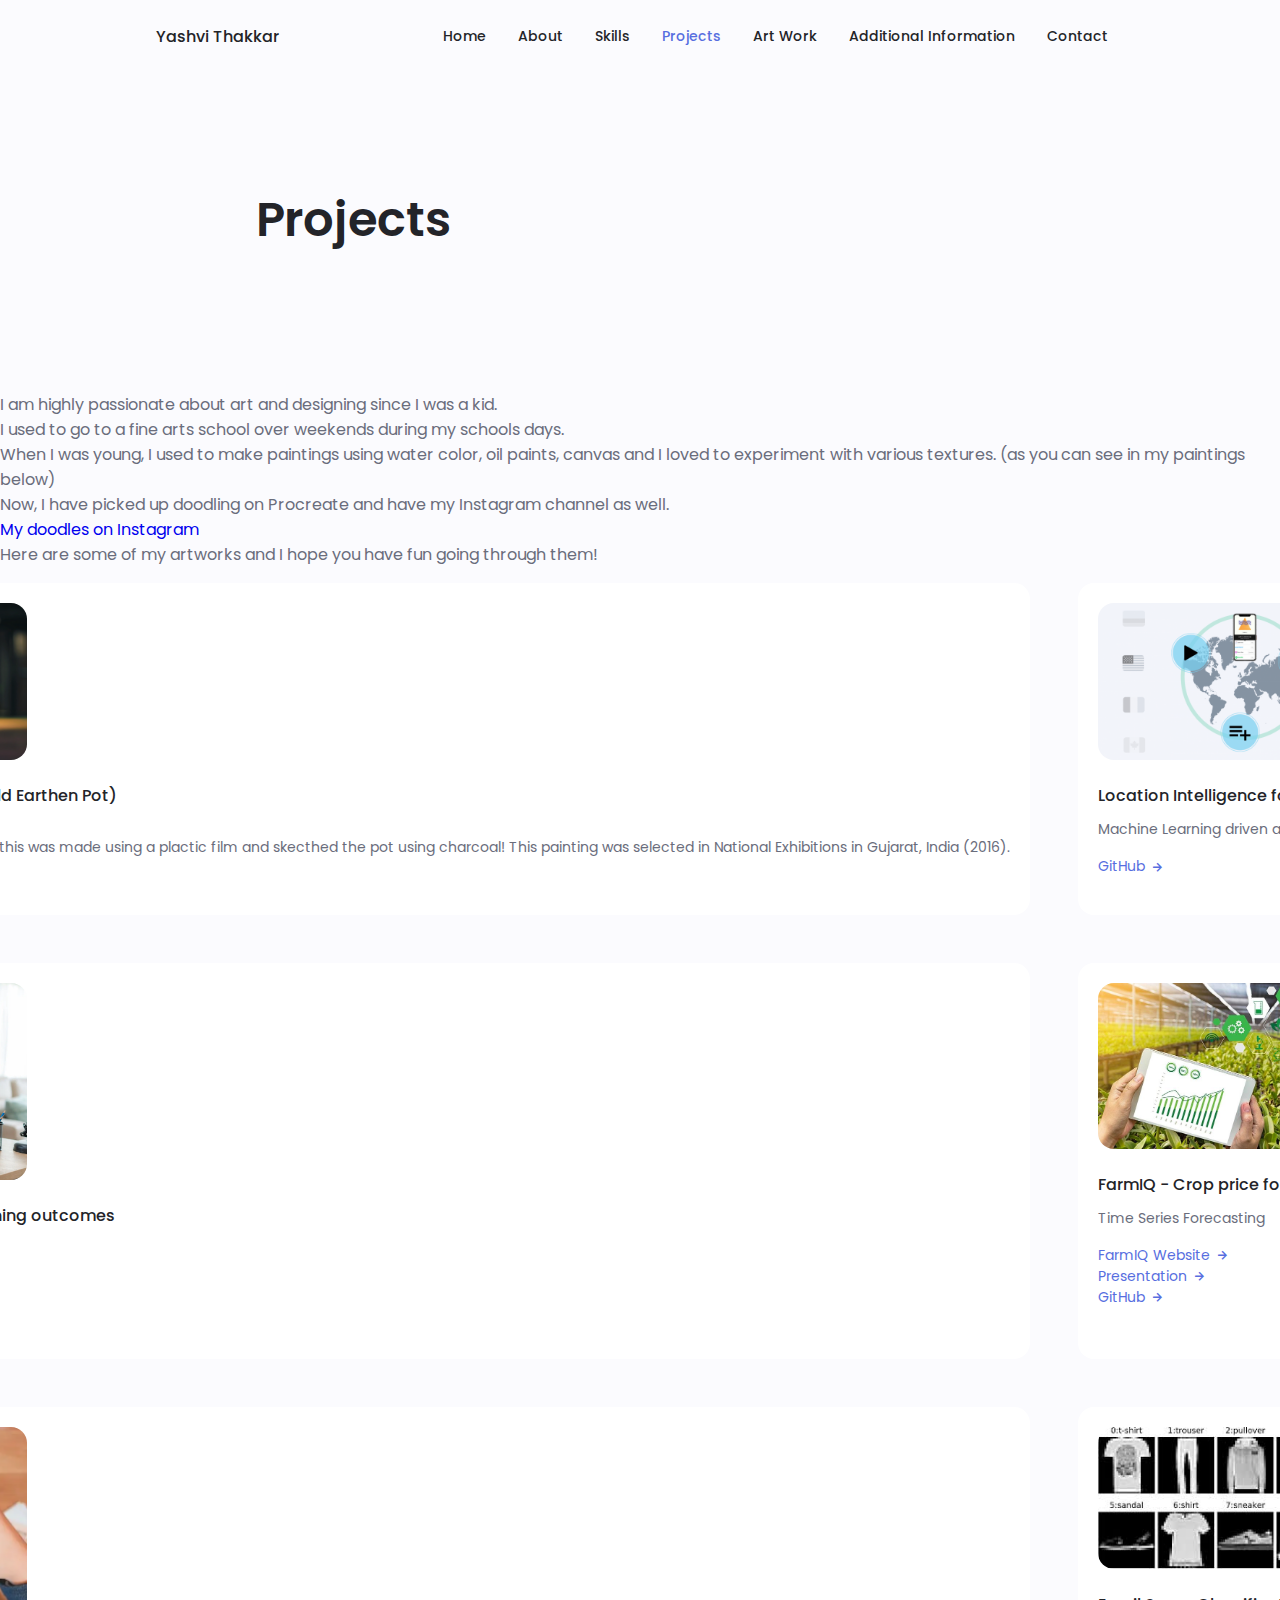
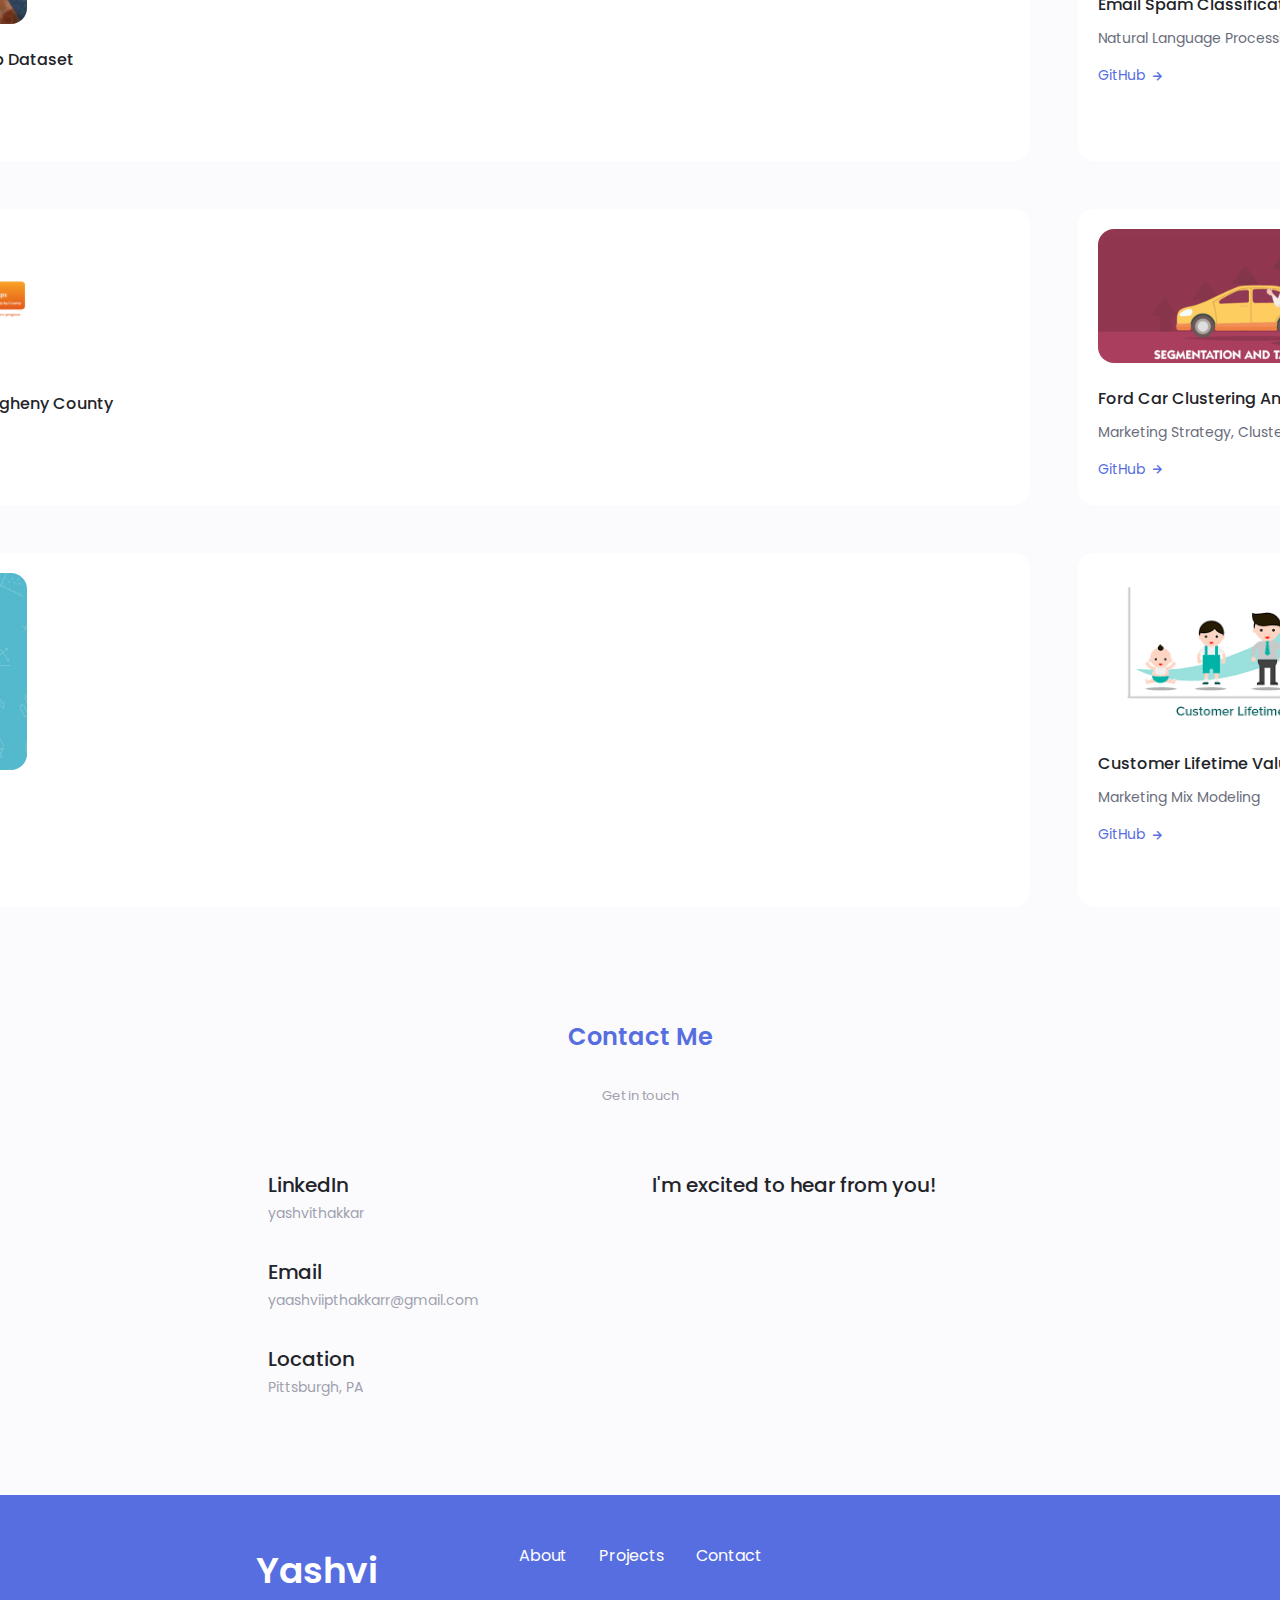
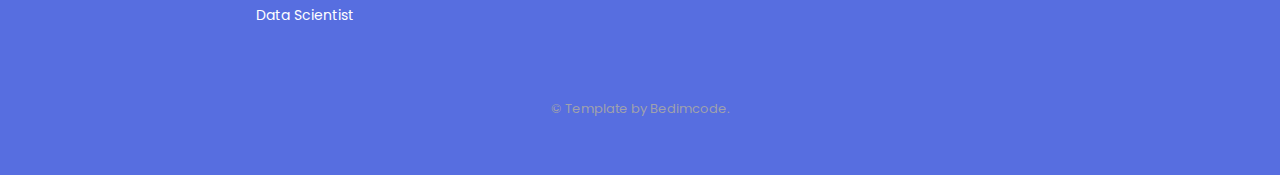
<file: artworks/artwork.html>
<!DOCTYPE html>
    <html lang="en">
    <head>
        <meta charset="UTF-8">
        <meta name="viewport" content="width=device-width, initial-scale=1.0">

        <!--==================== UNICONS ====================-->
        <link rel="stylesheet" href="https://unicons.iconscout.com/release/v3.0.6/css/line.css">
        
        <!--==================== SWIPER CSS====================-->
        <link rel="stylesheet" href="assets/css/swiper-bundle.min.css">

        <!--==================== CSS ==========-->
        <link rel="stylesheet" href="assets/css/styles.css">
        <link href='https://unpkg.com/boxicons@2.1.4/css/boxicons.min.css' rel='stylesheet'>

        <title>Yashvi Thakkar</title>
    </head>
    <body>
        <!--==================== HEADER ====================-->
        <header class="header" id="header">
            <nav class="nav container">
                <a href="/#" class="nav__logo">Yashvi Thakkar</a>

                <div class="nav__menu" id="nav-menu">
                    <ul class="nav__list grid">
                        <li class="nav__item">
                            <a href="/#home" class="nav__link">
                                <i class="uil uil-estate nav__icon"></i> Home
                            </a>
                        </li>

                        <li class="nav__item">
                            <a href="/#about" class="nav__link">
                                <i class="uil uil-user nav__icon"></i> About
                            </a>
                        </li>

                        <li class="nav__item">
                            <a href="/#skills" class="nav__link">
                                <i class="uil uil-file-alt nav__icon"></i> Skills
                            </a>
                        </li>

                        <!-- <li class="nav__item">
                            <a href="#services" class="nav__link">
                                <i class="uil uil-briefcase-alt nav__icon"></i> Services
                            </a>
                        </li> -->

                        <li class="nav__item">
                            <a href="#/projects" class="nav__link active-link">
                                <i class="uil uil-scenery nav__icon"></i> Projects
                            </a>
                        </li>

                          <li class="nav__item">
                            <a href="/projects/artwork.html" class="nav__link">
                                <i class="uil uil-message nav__icon"></i> Art Work
                            </a>
                        </li>
                        
                        <li class="nav__item">
                            <a href="" class="nav__link">
                                <i class="uil uil-message nav__icon"></i> Additional Information
                            </a>
                        </li>
                        
                        <li class="nav__item">
                            <a href="/#contact" class="nav__link">
                                <i class="uil uil-message nav__icon"></i> Contact
                            </a>
                        </li>

                    </ul>
                    
                    <i class="uil uil-times nav__close" id="nav-close"></i>
                </div>

                <div class="nav__btns">
                    <!-- Theme change button -->
                    <i class="uil uil-moon change-theme" id="theme-button"></i>

                    <div class="nav__toggle" id="nav-toggle">
                        <i class="uil uil-apps"></i>
                    </div>
                </div>
            </nav>
        </header>

        <!--==================== MAIN ====================-->
        <main class="main">
            <!--==================== HOME ====================-->
            <section class="home section" id="home2">
                <div class="home__container container grid">
                    <div class="home__content grid">
                        <div class="home__data">
                            <h1 class="home__title">Projects</h1>
                        </div>
                    </div>
                </div>
            </section>


            <!--=============== WORK ===============-->
            <section class="work section_work" id="work">
                <!-- <span class="section__subtitle">My Portfolio</span> -->
                <!-- <h2 class="section__title">Recent Works</h2> -->
                <span class-"section_subtitle"> <p>I am highly passionate about art and designing since I was a kid. 
											<br>I used to go to a fine arts school over weekends during my schools days. 
											<br>When I was young, I used to make paintings using water color, oil paints, canvas and I loved to experiment with various textures. (as you can see in my paintings below)
											<br> Now, I have picked up doodling on Procreate and have my Instagram channel as well. </br>
											<a href = "https://www.instagram.com/bluuudles/"> My doodles on Instagram </a>
											<br>Here are some of my artworks and I hope you have fun going through them!
                </p> </span>

              

                <div class="work__container container_work grid_work">


                    <div class="work__card mix ds py" data-order="2">
                        <a href=>
                            <img src="assets/LendingClub.png" alt="" class="work__img">
                        </a>

                        <h3 class="work__title">Abstract Painting with Still Life(Old Earthen Pot)</h3>
                        <span class="qualification__subtitle"><p> Original Work
												<br>I love playing around with texture and this was made using a plactic film and skecthed the pot using charcoal! This painting was selected in National Exhibitions in Gujarat, India (2016).
											</p> </span>
                    
                          <!-- <a href="/projects/pages/mlpp" class="work__button">
                            Learn more <i class='bx bx-right-arrow-alt work__icon' ></i>
                        </a>
                       <a href="assets/pdf/mlpp_report.pdf" class="work__button" target="_blank" rel="noopener noreferrer">
                            Report <i class='bx bx-right-arrow-alt work__icon' ></i>
                        </a>
                        <a href="assets/pdf/mlpp_presentation.pdf" class="work__button" target="_blank" rel="noopener noreferrer">
                            Presentation <i class='bx bx-right-arrow-alt work__icon' ></i>
                        </a> -->
                        <a href="https://github.com/YaashviiPThakkarr/Lending-Club-Data-driven-investment-strategy" class="work__button" target="_blank" rel="noopener noreferrer">
                            GitHub <i class='bx bx-right-arrow-alt work__icon' ></i>
                        </a> 
                    </div>
                    <div class="work__card mix ds da sql py" data-order="1">
                        <!-- Insert your image in a rectangular format (Ex: 600 x 400, 1000 x 800, 1200 x 1000, etc) -->
                        <a href="">
                            <img src="assets/Music.png" alt="" class="work__img">
                        </a>
                        <h3 class="work__title"> Location Intelligence for Music Concerts </h3>
                        <span class="qualification__subtitle">Machine Learning driven application development </span>
                        
                     
                        <!-- <a href="assets/pdf/iuu_report.pdf" class="work__button" target="_blank" rel="noopener noreferrer">
                            Report <i class='bx bx-right-arrow-alt work__icon' ></i>
                        </a>-->
                        <a href="https://github.com/YaashviiPThakkarr/Location-Intelligence-for-Music-Concerts#readme" class="work__button" target="_blank" rel="noopener noreferrer">
                            GitHub <i class='bx bx-right-arrow-alt work__icon' ></i>
                        </a> 
                    </div>
                    <div class="work__card mix ds py r" data-order="5">
                        <a href="https://github.com/YaashviiPThakkarr/Effect-of-video-recording-on-learning-outcomes" target="_blank" rel="noopener noreferrer">
                            <img src="assets/ab.png" alt="" class="work__img">
                        </a>

                        <h3 class="work__title">Effect of video recording on learning outcomes</h3>
                        <span class="qualification__subtitle">A/B Testing</span>
                        
                        <a href="https://github.com/YaashviiPThakkarr/Effect-of-video-recording-on-learning-outcomes/blob/main/AB%20Testing%20Final%20Report.pdf" class="work__button" target="_blank" rel="noopener noreferrer">
                            Report <i class='bx bx-right-arrow-alt work__icon' ></i>
                        </a>
                        <a href="https://github.com/YaashviiPThakkarr/Effect-of-video-recording-on-learning-outcomes/blob/main/A_B%20Testing%20Slides.pdf" class="work__button" target="_blank" rel="noopener noreferrer">
                            Presentation <i class='bx bx-right-arrow-alt work__icon' ></i>
                        </a>
                        <a href="https://github.com/YaashviiPThakkarr/Effect-of-video-recording-on-learning-outcomes" class="work__button" target="_blank" rel="noopener noreferrer">
                            GitHub <i class='bx bx-right-arrow-alt work__icon' ></i>
                        </a>
                    </div>

                    <div class="work__card mix ds py sql" data-order="4">
                        <a href="" target="_blank" rel="noopener noreferrer">
                            <img src="assets/farmIQ.png" alt="" class="work__img">

                        </a>

                        <h3 class="work__title">FarmIQ - Crop price forecaster</h3>
                        <span class="qualification__subtitle"> Time Series Forecasting</span>
                        <a href="https://kbhambha.wixsite.com/farmiq" class="work__button" target="_blank" rel="noopener noreferrer">
                            FarmIQ Website <i class='bx bx-right-arrow-alt work__icon' ></i>
                        </a>
                        <!-- <a href="assets/pdf/drought_report.pdf" class="work__button" target="_blank" rel="noopener noreferrer">
                            Report <i class='bx bx-right-arrow-alt work__icon' ></i>
                        </a>-->
                        <a href="https://github.com/YaashviiPThakkarr/FarmIQ-Price-Forecasting/blob/main/Farm%20IQ.pdf" class="work__button" target="_blank" rel="noopener noreferrer">
                            Presentation <i class='bx bx-right-arrow-alt work__icon' ></i>
                        </a>
                        <a href="https://github.com/YaashviiPThakkarr/FarmIQ-Price-Forecasting" class="work__button" target="_blank" rel="noopener noreferrer">
                            GitHub <i class='bx bx-right-arrow-alt work__icon' ></i>
                        </a> 
                    </div>
                    
                      <div class="work__card mix ds py" data-order="4">
                        <a href="" target="_blank" rel="noopener noreferrer">
                            <img src="assets/yelp.png" alt="" class="work__img">

                        </a>

                        <h3 class="work__title">Recommender System using Yelp Dataset</h3>
                        <span class="qualification__subtitle"> Topic Modelling, Collaborative filtering </span>
                          
                         <!--<a href="https://dalberg.com/what-we-do/dalberg-data-insights/" class="work__button" target="_blank" rel="noopener noreferrer">
                            more on DDI <i class='bx bx-right-arrow-alt work__icon' ></i>
                        </a>
                        <a href="assets/pdf/drought_report.pdf" class="work__button" target="_blank" rel="noopener noreferrer">
                            Report <i class='bx bx-right-arrow-alt work__icon' ></i>
                        </a>
                        <a href="assets/pdf/drought_presenation.pdf" class="work__button" target="_blank" rel="noopener noreferrer">
                            Presentation <i class='bx bx-right-arrow-alt work__icon' ></i>
                        </a> -->
                          
                        <a href="https://github.com/YaashviiPThakkarr/Yelp-Dataset-Recommender-System" class="work__button" target="_blank" rel="noopener noreferrer">
                            GitHub <i class='bx bx-right-arrow-alt work__icon' ></i>
                        </a> 
                     </div>
                    
                    
                    <div class="work__card mix ds py" data-order="4">
                        <a href="" target="_blank" rel="noopener noreferrer">
                            <img src="assets/Email.png" alt="" class="work__img">

                        </a>

                        <h3 class="work__title">Email Spam Classification and Representation Learning</h3>
                        <span class="qualification__subtitle"> Natural Language Processing, Deep Learning </span>
                          
                       
                        <a href="https://github.com/YaashviiPThakkarr/Email-Spam-Classification-and-Representation-Learning" class="work__button" target="_blank" rel="noopener noreferrer">
                            GitHub <i class='bx bx-right-arrow-alt work__icon' ></i>
                        </a> 
                     </div>
                    
                     <div class="work__card mix ds da py" data-order="4">
                        <a href="" target="_blank" rel="noopener noreferrer">
                            <img src="assets/Premature.png" alt="" class="work__img">

                        </a>

                        <h3 class="work__title">Premature Death Predictor in Allegheny County</h3>
                        <span class="qualification__subtitle"> Clustering and Classification </span>
                          
                         <!--<a href="https://dalberg.com/what-we-do/dalberg-data-insights/" class="work__button" target="_blank" rel="noopener noreferrer">
                            more on DDI <i class='bx bx-right-arrow-alt work__icon' ></i>
                        </a>
                        <a href="assets/pdf/drought_report.pdf" class="work__button" target="_blank" rel="noopener noreferrer">
                            Report <i class='bx bx-right-arrow-alt work__icon' ></i>
                        </a>
                        <a href="assets/pdf/drought_presenation.pdf" class="work__button" target="_blank" rel="noopener noreferrer">
                            Presentation <i class='bx bx-right-arrow-alt work__icon' ></i>
                        </a> -->
                          
                        <a href="https://github.com/YaashviiPThakkarr/Premature-Death-Predictor-in-Allegheny-County" class="work__button" target="_blank" rel="noopener noreferrer">
                            GitHub <i class='bx bx-right-arrow-alt work__icon' ></i>
                        </a> 
                     </div>
                    
                    
                    <div class="work__card mix ds r" data-order="4">
                        <a href="" target="_blank" rel="noopener noreferrer">
                            <img src="assets/FordKa.png" alt="" class="work__img">

                        </a>

                        <h3 class="work__title">Ford Car Clustering Analysis Segmentation</h3>
                        <span class="qualification__subtitle"> Marketing Strategy, Clustering  </span>
                          
                         <!--<a href="https://dalberg.com/what-we-do/dalberg-data-insights/" class="work__button" target="_blank" rel="noopener noreferrer">
                            more on DDI <i class='bx bx-right-arrow-alt work__icon' ></i>
                        </a>
                        <a href="assets/pdf/drought_report.pdf" class="work__button" target="_blank" rel="noopener noreferrer">
                            Report <i class='bx bx-right-arrow-alt work__icon' ></i>
                        </a>
                        <a href="assets/pdf/drought_presenation.pdf" class="work__button" target="_blank" rel="noopener noreferrer">
                            Presentation <i class='bx bx-right-arrow-alt work__icon' ></i>
                        </a> -->
                          
                        <a href="https://github.com/YaashviiPThakkarr/Ford-Car-Clustering-Analysis-Segmentation" class="work__button" target="_blank" rel="noopener noreferrer">
                            GitHub <i class='bx bx-right-arrow-alt work__icon' ></i>
                        </a> 
                     </div>
                    
                     <div class="work__card mix ds ma r" data-order="4">
                        <a href="" target="_blank" rel="noopener noreferrer">
                            <img src="assets/freemium1.png" alt="" class="work__img">

                        </a>

                        <h3 class="work__title">HighNote- Freemium to Premium</h3>
                        <span class="qualification__subtitle"> Predictice Modeling, Upselling  </span>
                          
                         <!--<a href="https://dalberg.com/what-we-do/dalberg-data-insights/" class="work__button" target="_blank" rel="noopener noreferrer">
                            more on DDI <i class='bx bx-right-arrow-alt work__icon' ></i>
                        </a>
                        <a href="assets/pdf/drought_report.pdf" class="work__button" target="_blank" rel="noopener noreferrer">
                            Report <i class='bx bx-right-arrow-alt work__icon' ></i>
                        </a>
                        <a href="assets/pdf/drought_presenation.pdf" class="work__button" target="_blank" rel="noopener noreferrer">
                            Presentation <i class='bx bx-right-arrow-alt work__icon' ></i>
                        </a> -->
                          
                        <a href="https://github.com/YaashviiPThakkarr/HighNote---Freemium-to-Premium" class="work__button" target="_blank" rel="noopener noreferrer">
                            GitHub <i class='bx bx-right-arrow-alt work__icon' ></i>
                        </a> 
                     </div>
                   
                     <div class="work__card mix ds da ma py" data-order="4">
                        <a href="" target="_blank" rel="noopener noreferrer">
                            <img src="assets/CLV.png" alt="" class="work__img">

                        </a>

                        <h3 class="work__title">Customer Lifetime Value</h3>
                        <span class="qualification__subtitle"> Marketing Mix Modeling  </span>
                          
                         <!--<a href="https://dalberg.com/what-we-do/dalberg-data-insights/" class="work__button" target="_blank" rel="noopener noreferrer">
                            more on DDI <i class='bx bx-right-arrow-alt work__icon' ></i>
                        </a>
                        <a href="assets/pdf/drought_report.pdf" class="work__button" target="_blank" rel="noopener noreferrer">
                            Report <i class='bx bx-right-arrow-alt work__icon' ></i>
                        </a>
                        <a href="assets/pdf/drought_presenation.pdf" class="work__button" target="_blank" rel="noopener noreferrer">
                            Presentation <i class='bx bx-right-arrow-alt work__icon' ></i>
                        </a> -->
                          
                        <a href="https://github.com/YaashviiPThakkarr/Customer-Lifetime-Value" class="work__button" target="_blank" rel="noopener noreferrer">
                            GitHub <i class='bx bx-right-arrow-alt work__icon' ></i>
                        </a> 
                     </div>
                   
                
            </section>

            <!--==================== ABOUT ====================-->

            <!--==================== SKILLS ====================-->

            <!--==================== SERVICES ====================-->

            <!--==================== QUALIFICATION ====================-->

            <!--==================== PORTFOLIO ====================-->

            <!--==================== PROJECT IN MIND ====================-->

            <!--==================== TESTIMONIAL ====================-->

            <!--==================== CONTACT ME ====================-->
            <section class="contact section" id="contact">
                <h2 class="section__title">Contact Me</h2>
                <span class="section__subtitle">Get in touch</span>

                <div class="contact__container container grid">
                    <div>
                        <div class="contact__information">
                            <a href="https://www.linkedin.com/in/yashvithakkar/" target="_blank" class="contact__icon">
                                <i class="uil uil-linkedin-alt"></i>
                            </a>
                            <div>
                                <h3 class="contact__title">LinkedIn</h3>
                                <span class="contact__subtitle">yashvithakkar</span>
                            </div>
                        </div>

                        <div class="contact__information">
                            <i class="uil uil-envelope contact__icon"></i>
                            <div>
                                <h3 class="contact__title">Email</h3>
                                <span class="contact__subtitle">yaashviipthakkarr@gmail.com</span>
                            </div>
                        </div>

                        <div class="contact__information">
                            <i class="uil uil-map-marker contact__icon"></i>
                            <div>
                                <h3 class="contact__title">Location</h3>
                                <span class="contact__subtitle">Pittsburgh, PA </span>
                            </div>
                        </div>
                    </div>

                    <div>
                        <div class="contact__information">
                            <!-- <i class="uil uil-envelope contact__icon"></i> -->
                            <div>
                                <h3 class="contact__title">I'm excited to hear from you!</h3>
                                <!-- <span class="contact__subtitle">alexa@email.com</span> -->
                            </div>
                        </div>
                    </div>

                    <!-- <form action="" class="contact__form grid">
                        <div class="contact__inputs grid">
                            <div class="contact__content">
                                <label for="" class="contact__label">Name</label>
                                <input type="text" class="contact__input">
                            </div>
                            <div class="contact__content">
                                <label for="" class="contact__label">E-Mail</label>
                                <input type="email" class="contact__input">
                            </div>
                        </div>
                        <div class="contact__content">
                            <label for="" class="contact__label">Project</label>
                            <input type="text" class="contact__input">
                        </div>
                        <div class="contact__content">
                            <label for="" class="contact__label">Message</label>
                            <textarea name="" id="" cols="0" rows="7" class="contact__input"></textarea>
                        </div>
                        
                        <div>
                            <a href="#" class="button button--flex">
                                Send Message
                                <i class="uil uil-message button__icon"></i>
                            </a>
                        </div>
                    </form> -->
                </div>

            </section>
        </main>

        <!--==================== FOOTER ====================-->
        <footer class="footer">
            <div class="footer__bg">
                <div class="footer__container container grid">
                    <div>
                        <h1 class="footer__title">Yashvi</h1>
                        <span class="footer__subtitle">Data Scientist</span>
                    </div>

                    <ul class="footer__links">
                        <li>
                            <a href="/#about" class="footer__link">About</a>
                        </li>
                        <li>
                            <a href="/projects" class="footer__link">Projects</a>
                        </li>
                        <li>
                            <a href="/#contact" class="footer__link">Contact</a>
                        </li>
                    </ul>

                    <!-- <div class="footer__socials">
                        <a href="https://www.facebook.com/" target="_blank" class="footer__social">
                            <i class="uil uil-facebook-f"></i>
                        </a>
                        <a href="https://www.instagram.com/" target="_blank" class="footer__social">
                            <i class="uil uil-instagram"></i>
                        </a>
                        <a href="https://twitter.com/" target="_blank" class="footer__social">
                            <i class="uil uil-twitter-alt"></i>
                        </a>
                    </div> -->
                </div>

                <p class="footer__copy">&#169; Template by Bedimcode.</p>
            </div>
        </footer>

        <!--========== SCROLL TOP ==========-->
        <a href="#" class="scrollup" id="scroll-top">
            <i class="uil uil-arrow-up scrollup__icon"></i>
        </a>

        <!--=============== MIXITUP FILTER ===============-->
        <script src="assets/js/mixitup.min.js"></script>

        <!--==================== SWIPER JS ====================-->
        <script src="assets/js/swiper-bundle.min.js"></script>

        <!--==================== MAIN JS ====================-->
        <script src="assets/js/main.js"></script>
    </body>
</html>
</file>
<file: projects/assets/css/styles.css>
/*==================== GOOGLE FONTS ====================*/
@import url("https://fonts.googleapis.com/css2?family=Poppins:wght@400;500;600&display=swap");
/*==================== VARIABLES CSS ====================*/
:root {
  --header-height: 3rem;
  /*========== Colors ==========*/
  /* Change favorite color */
  --hue-color: 230;
  /*Purple 250 - Green 142 - Blue 230 - Pink 340*/
  /* HSL color mode */
  --first-color: hsl(var(--hue-color), 69%, 61%);
  --first-color-second: hsl(var(--hue-color), 69%, 61%);
  --first-color-alt: hsl(var(--hue-color), 57%, 53%);
  --first-color-lighter: hsl(var(--hue-color), 92%, 85%);
  --title-color: hsl(var(--hue-color), 8%, 15%);
  --text-color: hsl(var(--hue-color), 8%, 45%);
  --text-color-light: hsl(var(--hue-color), 8%, 65%);
  --input-color: hsl(var(--hue-color), 70%, 96%);
  --body-color: hsl(var(--hue-color), 60%, 99%);
  --container-color: #FFF;
  --scroll-bar-color: hsl(var(--hue-color), 12%, 90%);
  --scroll-thumb-color: hsl(var(--hue-color), 12%, 80%);
  /*========== Font and typography ==========*/
  --body-font: 'Poppins', sans-serif;
  --big-font-size: 2rem;
  --h1-font-size: 1.5rem;
  --h2-font-size: 1.25rem;
  --h3-font-size: 1.125rem;
  --normal-font-size: .938rem;
  --small-font-size: .813rem;
  --smaller-font-size: .75rem;
  /*========== Font weight ==========*/
  --font-medium: 500;
  --font-semi-bold: 600;
  /*========== Margenes Bottom ==========*/
  --mb-0-25: .25rem;
  --mb-0-5: .5rem;
  --mb-0-75: .75rem;
  --mb-1: 1rem;
  --mb-1-5: 1.5rem;
  --mb-2: 2rem;
  --mb-2-5: 2.5rem;
  --mb-3: 3rem;
  /*========== z index ==========*/
  --z-tooltip: 10;
  --z-fixed: 100;
  --z-modal: 1000;
}

@media screen and (min-width: 968px) {
  :root {
    --big-font-size: 3rem;
    --h1-font-size: 2.25rem;
    --h2-font-size: 1.5rem;
    --h3-font-size: 1.25rem;
    --normal-font-size: 1rem;
    --small-font-size: .875rem;
    --smaller-font-size: .813rem;
  }
}

/*========== Variables Dark theme ==========*/
body.dark-theme {
  /* HSL color mode */
  --first-color-second: hsl(var(--hue-color), 30%, 8%);
  --title-color: hsl(var(--hue-color), 8%, 95%);
  --text-color: hsl(var(--hue-color), 8%, 75%);
  --input-color: hsl(var(--hue-color), 29%, 16%);
  --body-color: hsl(var(--hue-color), 28%, 12%);
  --container-color: hsl(var(--hue-color), 29%, 16%);
  --scroll-bar-color: hsl(var(--hue-color), 12%, 48%);
  --scroll-thumb-color: hsl(var(--hue-color), 12%, 36%);
}

/*========== Button Dark/Light ==========*/
.nav__btns {
  display: flex;
  align-items: center;
}

.change-theme {
  font-size: 1.25rem;
  color: var(--title-color);
  margin-right: var(--mb-1);
  cursor: pointer;
}

.change-theme:hover {
  color: var(--first-color);
}

/*==================== BASE ====================*/
* {
  box-sizing: border-box;
  padding: 0;
  margin: 0;
}

html {
  scroll-behavior: smooth;
}

body {
  margin: 0 0 var(--header-height) 0;
  font-family: var(--body-font);
  font-size: var(--normal-font-size);
  background-color: var(--body-color);
  color: var(--text-color);
}

h1, h2, h3, h4 {
  color: var(--title-color);
  font-weight: var(--font-semi-bold);
}

ul {
  list-style: none;
}

a {
  text-decoration: none;
}

img {
  max-width: 100%;
  height: auto;
}

/*==================== REUSABLE CSS CLASSES ====================*/
.section {
  padding: 2rem 0 4rem;
}

.section__title {
  font-size: var(--h1-font-size);
  color: var(--title-color);
}

.section__subtitle {
  display: block;
  font-size: var(--small-font-size);
  margin-bottom: var(--mb-3);
}

.section__title, .section__subtitle {
  text-align: center;
}

/*==================== LAYOUT ====================*/
.container {
  max-width: 768px;
  margin-left: var(--mb-1-5);
  margin-right: var(--mb-1-5);
}

.grid {
  display: grid;
  gap: 1.5rem;
}

.header {
  width: 100%;
  position: fixed;
  bottom: 0;
  left: 0;
  z-index: var(--z-fixed);
  background-color: var(--body-color);
}

/*==================== NAV ====================*/
.nav {
  max-width: 968px;
  height: var(--header-height);
  display: flex;
  justify-content: space-between;
  align-items: center;
}

.nav__logo, .nav__toggle {
  color: var(--title-color);
  font-weight: var(--font-medium);
}

.nav__logo:hover {
  color: var(--first-color);
}

.nav__toggle {
  font-size: 1.1rem;
  cursor: pointer;
}

.nav__toggle:hover {
  color: var(--first-color);
}

@media screen and (max-width: 767px) {
  .nav__menu {
    position: fixed;
    bottom: -100%;
    left: 0;
    width: 100%;
    background-color: var(--body-color);
    padding: 2rem 1.5rem 4rem;
    box-shadow: 0 -1px 4px rgba(0, 0, 0, 0.15);
    border-radius: 1.5rem 1.5rem 0 0;
    transition: .3s;
  }
}

.nav__list {
  grid-template-columns: repeat(3, 1fr);
  gap: 2rem;
}

.nav__link {
  display: flex;
  flex-direction: column;
  align-items: center;
  font-size: var(--small-font-size);
  color: var(--title-color);
  font-weight: var(--font-medium);
}

.nav__link:hover {
  color: var(--first-color);
}

.nav__icon {
  font-size: 1.2rem;
}

.nav__close {
  position: absolute;
  right: 1.3rem;
  bottom: .5rem;
  font-size: 1.5rem;
  cursor: pointer;
  color: var(--first-color);
}

.nav__close:hover {
  color: var(--first-color-alt);
}

/* show menu */
.show-menu {
  bottom: 0;
}

/* Active link */
.active-link {
  color: var(--first-color);
}

/* Change background header */
.scroll-header {
  box-shadow: 0 -1px 4px rgba(0, 0, 0, 0.15);
}

/*==================== HOME ====================*/
.home__container {
  gap: 1rem;
}

.home__content {
  grid-template-columns: .5fr 3fr;
  padding-top: 3.5rem;
  align-items: center;
}

.home__social {
  display: grid;
  grid-template-columns: max-content;
  row-gap: 1rem;
}

.home__social-icon {
  font-size: 1.25rem;
  color: var(--first-color);
}

.home__social-icon:hover {
  color: var(--first-color-alt);
}

.home__blob {
  width: 200px;
  fill: var(--first-color);
}

.home__blob-img {
  width: 350px;
}

.home__data {
  grid-column: 1/3;
}

.home__title {
  font-size: var(--big-font-size);
}

.home__subtitle {
  font-size: var(--h3-font-size);
  color: var(--text-color);
  font-weight: var(--font-medium);
  margin-bottom: var(--mb-0-75);
}

.home__description {
  margin-bottom: var(--mb-2);
}

.home__scroll {
  display: none;
}

.home__scroll-button {
  color: var(--first-color);
  transition: .3s;
}

.home__scroll-button:hover {
  transform: translateY(0.25rem);
}

.home__scroll-mouse {
  font-size: 2rem;
}

.home__scroll-name {
  font-size: var(--small-font-size);
  color: var(--title-color);
  font-weight: var(--font-medium);
  margin-right: var(--mb-0-25);
}

.home__scroll-arrow {
  font-size: 1.25rem;
}

/*========== BUTTONS ==========*/
.button {
  display: inline-block;
  background-color: var(--first-color);
  color: #FFF;
  padding: 1rem;
  border-radius: .5rem;
  font-weight: var(--font-medium);
}

.button:hover {
  background-color: var(--first-color-alt);
}

.button__icon {
  font-size: 1.25rem;
  margin-left: var(--mb-0-5);
  transition: .3s;
}

.button--white {
  background-color: #FFF;
  color: var(--first-color);
}

.button--white:hover {
  background-color: #FFF;
}

.button--flex {
  display: inline-flex;
  align-items: center;
}

.button--small {
  padding: .75rem 1rem;
}

.button--link {
  padding: 0;
  background-color: transparent;
  color: var(--first-color);
}

.button--link:hover {
  background-color: transparent;
  color: var(--first-color-alt);
}

/*==================== ABOUT ====================*/
.about__img {
  width: 200px;
  border-radius: .5rem;
  justify-self: center;
  align-self: center;
}

.about__description {
  text-align: center;
  margin-bottom: var(--mb-2-5);
}

.about__info {
  display: flex;
  justify-content: space-evenly;
  margin-bottom: var(--mb-2-5);
}

.about__info-title {
  font-size: var(--h2-font-size);
  font-weight: var(--font-semi-bold);
  color: var(--title-color);
}

.about__info-name {
  font-size: var(--smaller-font-size);
}

.about__info-title, .about__info-name {
  display: block;
  text-align: center;
}

.about__buttons {
  display: flex;
  justify-content: center;
}

/*==================== SKILLS ====================*/
.skills__container {
  row-gap: 0;
}

.skills__header {
  display: flex;
  align-items: center;
  margin-bottom: var(--mb-2-5);
  cursor: pointer;
}

.skills__icon, .skills__arrow {
  font-size: 2rem;
  color: var(--first-color);
}

.skills__icon {
  margin-right: var(--mb-0-75);
}

.skills__title {
  font-size: var(--h3-font-size);
}

.skills__subtitle {
  font-size: var(--smaller-font-size);
  color: var(--text-color-light);
}

.skills__arrow {
  margin-left: auto;
  transition: .4s;
}

.skills__list {
  row-gap: 1.5rem;
  padding-left: 2.7rem;
}

.skills__titles {
  display: flex;
  justify-content: space-between;
  margin-bottom: var(--mb-0-5);
}

.skills__name {
  font-size: var(--normal-font-size);
  font-weight: var(--font-medium);
}

.skills__bar, .skills__percentage {
  height: 5px;
  border-radius: .25rem;
}

.skills__bar {
  background-color: var(--first-color-lighter);
}

.skills__percentage {
  display: block;
  background-color: var(--first-color);
}

.skills__html {
  width: 100%;
}

.skills__css {
  width: 100%;
}

.skills__js {
  width: 100%;
}

.skills__react {
  width: 100%;
}

.skills__php {
  width: 100%;
}

.skills__node {
  width: 100%;
}

.skills__firebase {
  width: 100%;
}

.skills__python {
  width: 100%;
}

.skills__figma {
  width: 100%;
}

.skills__sketch {
  width: 100%;
}

.skills__photoshop {
  width: 100%;
}

.skills__close .skills__list {
  height: 0px;
  overflow: hidden;
}

.skills__open .skills__list {
  height: max-content;
  margin-bottom: var(--mb-2-5);
}

.skills__open .skills__arrow {
  transform: rotate(-180deg);
}

/*==================== QUALIFICATION ====================*/
.qualification__tabs {
  display: flex;
  justify-content: space-evenly;
  margin-bottom: var(--mb-2);
}

.qualification__button {
  font-size: var(--h3-font-size);
  font-weight: var(--font-medium);
  cursor: pointer;
}

.qualification__button:hover {
  color: var(--first-color);
}

.qualification__icon {
  font-size: 1.8rem;
  margin-right: var(--mb-0-25);
}

.qualification__data {
  display: grid;
  grid-template-columns: 1fr max-content 1fr;
  column-gap: 1.5rem;
}

.qualification__title {
  font-size: var(--normal-font-size);
  font-weight: var(--font-medium);
}

.qualification__subtitle {
  display: inline-block;
  font-size: var(--small-font-size);
  margin-bottom: var(--mb-1);
}

.qualification__calendar {
  font-size: var(--smaller-font-size);
  color: var(--text-color-light);
}

.qualification__rounder {
  display: inline-block;
  width: 13px;
  height: 13px;
  background-color: var(--first-color);
  border-radius: 50%;
}

.qualification__line {
  display: block;
  width: 1px;
  height: 100%;
  background-color: var(--first-color);
  transform: translate(6px, -7px);
}

.qualification [data-content] {
  display: none;
}

.qualification__active[data-content] {
  display: block;
}

.qualification__button.qualification__active {
  color: var(--first-color);
}

/*==================== SERVICES ====================*/
.services__container {
  gap: 1.5rem;
  grid-template-columns: repeat(2, 1fr);
}

.services__content {
  position: relative;
  background-color: var(--container-color);
  padding: 3.5rem .5rem 1.25rem 1.5rem;
  border-radius: .25rem;
  box-shadow: 0 2px 4px rgba(0, 0, 0, 0.15);
  transition: .3s;
  overflow: hidden;
}

.services__content:hover {
  box-shadow: 0 4px 8px rgba(0, 0, 0, 0.15);
}

.services__icon {
  display: block;
  font-size: 1.5rem;
  color: var(--first-color);
  margin-bottom: var(--mb-1);
}

.services__title {
  font-size: var(--h3-font-size);
  margin-bottom: var(--mb-1);
  font-weight: var(--font-medium);
}

.services__button {
  cursor: pointer;
  font-size: var(--small-font-size);
}

.services__button:hover .button__icon {
  transform: translateX(0.25rem);
}

.services__modal {
  position: fixed;
  top: 0;
  left: 0;
  right: 0;
  bottom: 0;
  background-color: rgba(0, 0, 0, 0.5);
  display: flex;
  align-items: center;
  justify-content: center;
  padding: 0 1rem;
  z-index: var(--z-modal);
  opacity: 0;
  visibility: hidden;
  transition: .3s;
}

.services__modal-content {
  position: relative;
  background-color: var(--container-color);
  padding: 1.5rem;
  border-radius: .5rem;
}

.services__modal-services {
  row-gap: 1rem;
}

.services__modal-service {
  display: flex;
}

.services__modal-title {
  font-size: var(--h3-font-size);
  font-weight: var(--font-medium);
  margin-bottom: var(--mb-1-5);
}

.services__modal-close {
  position: absolute;
  top: 1rem;
  right: 1rem;
  font-size: 1.5rem;
  color: var(--first-color);
  cursor: pointer;
}

.services__modal-icon {
  color: var(--first-color);
  margin-right: var(--mb-0-25);
}

/* Active Modal */
.active-modal {
  opacity: 1;
  visibility: visible;
}

/*==================== PORTFOLIO ====================*/
.portfolio__container {
  overflow: initial;
}

.portfolio__content {
  padding: 0 1.5rem;
}

.portfolio__img {
  width: 265px;
  border-radius: .5rem;
  justify-self: center;
}

.portfolio__title {
  font-size: var(--h3-font-size);
  margin-bottom: var(--mb-0-5);
}

.portfolio__description {
  margin-bottom: var(--mb-0-75);
}

.portfolio__button:hover .button__icon {
  transform: translateX(0.25rem);
}

.swiper-button-prev::after,
.swiper-button-next::after {
  content: '';
}

.swiper-portfolio-icon {
  font-size: 2rem;
  color: var(--first-color);
}

.swiper-button-prev {
  left: -.5rem;
}

.swiper-button-next {
  right: -.5rem;
}

.swiper-container-horizontal > .swiper-pagination-bullets {
  bottom: -2.5rem;
}

.swiper-pagination-bullet-active {
  background-color: var(--first-color);
}

.swiper-button-prev,
.swiper-button-next,
.swiper-pagination-bullet {
  outline: none;
}

/*==================== PROJECT IN MIND ====================*/
.project {
  text-align: center;
}

.project__bg {
  background-color: var(--first-color-second);
  padding-top: 3rem;
}

.project__title {
  font-size: var(--h2-font-size);
  margin-bottom: var(--mb-0-75);
}

.project__description {
  margin-bottom: var(--mb-1-5);
}

.project__title, .project__description {
  color: #FFF;
}

.project__img {
  width: 142px;
  justify-self: center;
}

/*==================== TESTIMONIAL ====================*/
.testimonial__data, .testimonial__header {
  display: flex;
}

.testimonial__data {
  justify-content: space-between;
  margin-bottom: var(--mb-1);
}

.testimonial__img {
  width: 60px;
  height: 60px;
  border-radius: 50%;
  margin-right: var(--mb-0-75);
}

.testimonial__name {
  font-size: var(--h3-font-size);
  font-weight: var(--font-medium);
}

.testimonial__client {
  font-size: var(--small-font-size);
  color: var(--text-color-light);
}

.testimonial__description {
  margin-bottom: var(--mb-2-5);
}

.testimonial__icon-star {
  color: var(--first-color);
}

.swiper-container .swiper-pagination-testimonial {
  bottom: 0;
}

/*==================== CONTACT ME ====================*/
.contact__container {
  row-gap: 3rem;
}

.contact__information {
  display: flex;
  margin-bottom: var(--mb-2);
}

.contact__icon {
  font-size: 2rem;
  color: var(--first-color);
  margin-right: var(--mb-0-75);
}

.contact__title {
  font-size: var(--h3-font-size);
  font-weight: var(--font-medium);
}

.contact__subtitle {
  font-size: var(--small-font-size);
  color: var(--text-color-light);
}

.contact__content {
  background-color: var(--input-color);
  border-radius: .5rem;
  padding: .75rem 1rem .25rem;
}

.contact__label {
  font-size: var(--smaller-font-size);
  color: var(--title-color);
}

.contact__input {
  width: 100%;
  background-color: var(--input-color);
  color: var(--text-color);
  font-family: var(--body-font);
  font-size: var(--normal-font-size);
  border: none;
  outline: none;
  padding: .25rem .5rem .5rem 0;
}

/*==================== FOOTER ====================*/
.footer {
  padding-top: 2rem;
}

.footer__container {
  row-gap: 3.5rem;
}

.footer__bg {
  background-color: var(--first-color-second);
  padding: 2rem 0 3rem;
}

.footer__title {
  font-size: var(--h1-font-size);
  margin-bottom: var(--mb-0-25);
}

.footer__subtitle {
  font-size: var(--small-font-size);
}

.footer__links {
  display: flex;
  flex-direction: column;
  row-gap: 1.5rem;
}

.footer__link:hover {
  color: var(--first-color-lighter);
}

.footer__social {
  font-size: 1.25rem;
  margin-right: var(--mb-1-5);
}

.footer__social:hover {
  color: var(--first-color-lighter);
}

.footer__copy {
  font-size: var(--smaller-font-size);
  text-align: center;
  color: var(--text-color-light);
  margin-top: var(--mb-3);
}

.footer__title, .footer__subtitle, .footer__link, .footer__social {
  color: #FFF;
}

/*========== SCROLL UP ==========*/
.scrollup {
  position: fixed;
  right: 1rem;
  bottom: -20%;
  background-color: var(--first-color);
  opacity: .8;
  padding: 0 .3rem;
  border-radius: .4rem;
  z-index: var(--z-tooltip);
  transition: .4s;
}

.scrollup:hover {
  background-color: var(--first-color-alt);
}

.scrollup__icon {
  font-size: 1.5rem;
  color: #FFF;
}

/* Show scroll */
.show-scroll {
  bottom: 5rem;
}

/*========== SCROLL BAR ==========*/
::-webkit-scrollbar {
  width: .60rem;
  border-radius: .5rem;
  background-color: var(--scroll-bar-color);
}

::-webkit-scrollbar-thumb {
  background-color: var(--scroll-thumb-color);
  border-radius: .5rem;
}

::-webkit-scrollbar-thumb:hover {
  background-color: var(--text-color-light);
}

/*==================== MEDIA QUERIES ====================*/
/* For small devices */
@media screen and (max-width: 350px) {
  .container {
    margin-left: var(--mb-1);
    margin-right: var(--mb-1);
  }
  .nav__menu {
    padding: 2rem .25rem 4rem;
  }
  .nav__list {
    column-gap: 0;
  }
  .home__content {
    grid-template-columns: .25fr 3fr;
  }
  .home__blob {
    width: 180px;
  }
  .skills__title {
    font-size: var(--normal-font-size);
  }
  .qualification__data {
    gap: .5rem;
  }
  .services__container {
    grid-template-columns: max-content;
    justify-content: center;
  }
  .services__content {
    padding-right: 3.5rem;
  }
  .services__modal {
    padding: 0 .5rem;
  }
  .project__img {
    width: 200px;
  }
  .testimonial__data, .testimonial__header {
    flex-direction: column;
    align-items: center;
  }
  .testimonial__img {
    margin-right: 0;
    margin-bottom: var(--mb-0-25);
  }
  .testimonial__data, .testimonial__description {
    text-align: center;
  }
}

/* For medium devices */
@media screen and (min-width: 568px) {
  .home__content {
    grid-template-columns: max-content 1fr 1fr;
  }
  .home__data {
    grid-column: initial;
  }
  /* .home__img {
    position: absolute;
    right: 0;
    bottom: 0;
    width: 260px;
  } */
  .home__img {
    order: 1;
    justify-self: center;
  }
  .about__container,
  .skills__container,
  .portfolio__content,
  .project__container,
  .contact__container,
  .footer__container {
    grid-template-columns: repeat(2, 1fr);
  }
  .qualification__sections {
    display: grid;
    grid-template-columns: .6fr;
    justify-content: center;
  }
}

@media screen and (min-width: 768px) {
  .container {
    margin-left: auto;
    margin-right: auto;
  }
  body {
    margin: 0;
  }
  .section {
    padding: 6rem 0 2rem;
  }
  .section__subtitle {
    margin-bottom: 4rem;
  }
  .header {
    top: 0;
    bottom: initial;
  }
  .header,
  .main,
  .footer__container {
    padding: 0 1rem;
  }
  .nav {
    height: calc(var(--header-height) + 1.5rem);
    column-gap: 1rem;
  }
  .nav__icon, .nav__close, .nav__toggle {
    display: none;
  }
  .nav__list {
    display: flex;
    column-gap: 2rem;
  }
  .nav__menu {
    margin-left: auto;
  }
  .change-theme {
    margin: 0;
  }
  .home__container {
    row-gap: 5rem;
  }
  .home__content {
    padding-top: 5.5rem;
    column-gap: 2rem;
  }
  .home__blob {
    width: 270px;
  }
  .home__scroll {
    display: block;
  }
  .home__scroll-button {
    margin-left: 3rem;
  }
  .about__container {
    column-gap: 5rem;
  }
  .about__img {
    width: 350px;
  }
  .about__description {
    text-align: initial;
  }
  .about__info {
    justify-content: space-between;
  }
  .about__buttons {
    justify-content: initial;
  }
  .qualification__tabs {
    justify-content: center;
  }
  .qualification__button {
    margin: 0 var(--mb-1);
  }
  .qualification__sections {
    grid-template-columns: .5fr;
  }
  .services__container {
    grid-template-columns: repeat(3, 218px);
    justify-content: center;
  }
  .services__icon {
    font-size: 2rem;
  }
  .services__content {
    padding: 6rem 0 2rem 2.5rem;
  }
  .services__modal-content {
    width: 450px;
  }
  .portfolio__img {
    width: 320px;
  }
  .portfolio__content {
    align-items: center;
  }
  .project {
    text-align: initial;
  }
  .project__bg {
    background: none;
  }
  .project__container {
    background-color: var(--first-color-second);
    border-radius: 1rem;
    padding: 3rem 2.5rem 0;
    grid-template-columns: 1fr max-content;
    column-gap: 3rem;
  }
  .project__data {
    padding-top: .8rem;
  }
  .footer__container {
    grid-template-columns: repeat(3, 1fr);
  }
  .footer__bg {
    padding: 3rem 0 3.5rem;
  }
  .footer__links {
    flex-direction: row;
    column-gap: 2rem;
  }
  .footer__socials {
    justify-self: flex-end;
  }
  .footer__copy {
    margin-top: 4.5rem;
  }
}

/* For large devices */
@media screen and (min-width: 1024px) {
  .header,
  .main,
  .footer__container {
    padding: 0;
  }
  .home__blob {
    width: 320px;
  }
  .home__social {
    transform: translateX(-6rem);
  }
  .services__container {
    grid-template-columns: repeat(3, 238px);
  }
  .portfolio__content {
    column-gap: 5rem;
  }
  .swiper-portfolio-icon {
    font-size: 3.5rem;
  }
  .swiper-button-prev {
    left: -3.5rem;
  }
  .swiper-button-next {
    right: -3.5rem;
  }
  .swiper-container-horizontal > .swiper-pagination-bullets {
    bottom: -4.5rem;
  }
  .swiper-container-horizontal > .swiper-pagination-bullets.swiper-pagination-bullets-dynamic {
    bottom: 0;
  }
  .testimonial__description {
    margin-bottom: 4rem;
  }
  .contact__form {
    width: 460px;
  }
  .contact__inputs {
    grid-template-columns: repeat(2, 1fr);
  }
}


/* copied in */
/*=============== WORK ===============*/

/* reusable */

.container_work {
  max-width: 968px;
  margin-left: 1rem;
  margin-right: 1rem;
}

.grid_work {
  display: grid;
  gap: 1.25rem;
}

.main_work {
  overflow: hidden;
}

.section_work {
  padding: 4.5rem 0 1rem;
}

.section__title, 
.section__subtitle {
  text-align: center;
}

.section__title {
  font-size: var(--h2-font-size);
  color: var(--first-color);
  margin-bottom: 2rem;
}

.section__subtitle {
  display: block;
  font-size: var(--smaller-font-size);
  color: var(--text-color-light);
}


/* non reusable */

.work__container {
  padding-top: 1rem;
}

.work__filters {
  display: flex;
  justify-content: center;
  align-items: center;
  column-gap: .75rem;
  margin-bottom: 2rem;
}

.work__item {
  cursor: pointer;
  color: var(--title-color);
  padding: .25rem .75rem;
  font-weight: var(--font-medium);
  border-radius: .5rem;
}

.work__card {
  background-color: var(--container-color);
  padding: 1rem;
  border-radius: 1rem;
}

.work__img {
  border-radius: 1rem;
  margin-bottom: .75rem;

}

.work__title {
  font-size: var(--normal-font-size);
  font-weight: var(--font-medium);
  margin-bottom: .25rem;
  display: block;
}

.work__button {
  width: max-content;
  color: var(--first-color);
  font-size: var(--small-font-size);
  display: flex;
  align-items: center;
  column-gap: .25rem;
}

.work__button:hover .work__icon {
  transform: translateX(.25rem);
}

.work__icon {
  font-size: 1rem;
  transition: .4s;
}

/* Active item work*/
.active-work {
  background-color: var(--first-color);
  color: var(--body-color);
}


/* from elsewhere */



@media screen and (max-width: 320px) {
  .work__item {
    font-size: var(--small-font-size);
  }
  .work__filters {
    column-gap: .25rem;
  }
}

@media screen and (min-width: 576px) {
  .work__container {
    justify-content: center;
  }
  .work__img {
    width: 295px;
  }

}


@media screen and (min-width: 767px) {
  .work__container {
    grid-template-columns: repeat(2, max-content);
  }

  /* .contact__container {
    grid-template-columns: repeat(2, max-content);
    justify-content: center;
    column-gap: 3rem;
  } */
}

@media screen and (min-width: 992px) {
  .container_work {
    margin-left: auto;
    margin-right: auto;
  }

  .section_work {
    padding: 6.5rem  0 1rem;
  }

  .work__container {
    gap: 3rem;
  }
  .work__card {
    padding: 1.25rem;
    justify-content: center;
    align-items: center;
  }
  .work__img {
    margin-bottom: 1rem;
  }
  .work__title {
    margin-bottom: .5rem;
  }
}
</file>
<file: additionalinfo/pages/iuu/assets/css/styles.css>
/*==================== GOOGLE FONTS ====================*/
@import url("https://fonts.googleapis.com/css2?family=Poppins:wght@400;500;600&display=swap");
/*==================== VARIABLES CSS ====================*/
:root {
  --header-height: 3rem;
  /*========== Colors ==========*/
  /* Change favorite color */
  --hue-color: 230;
  /*Purple 250 - Green 142 - Blue 230 - Pink 340*/
  /* HSL color mode */
  --first-color: hsl(var(--hue-color), 69%, 61%);
  --first-color-second: hsl(var(--hue-color), 69%, 61%);
  --first-color-alt: hsl(var(--hue-color), 57%, 53%);
  --first-color-lighter: hsl(var(--hue-color), 92%, 85%);
  --title-color: hsl(var(--hue-color), 8%, 15%);
  --text-color: hsl(var(--hue-color), 8%, 45%);
  --text-color-light: hsl(var(--hue-color), 8%, 65%);
  --input-color: hsl(var(--hue-color), 70%, 96%);
  --body-color: hsl(var(--hue-color), 60%, 99%);
  --container-color: #FFF;
  --scroll-bar-color: hsl(var(--hue-color), 12%, 90%);
  --scroll-thumb-color: hsl(var(--hue-color), 12%, 80%);
  /*========== Font and typography ==========*/
  --body-font: 'Poppins', sans-serif;
  --big-font-size: 2rem;
  --h1-font-size: 1.5rem;
  --h2-font-size: 1.25rem;
  --h3-font-size: 1.125rem;
  --normal-font-size: .938rem;
  --small-font-size: .813rem;
  --smaller-font-size: .75rem;
  /*========== Font weight ==========*/
  --font-medium: 500;
  --font-semi-bold: 600;
  /*========== Margenes Bottom ==========*/
  --mb-0-25: .25rem;
  --mb-0-5: .5rem;
  --mb-0-75: .75rem;
  --mb-1: 1rem;
  --mb-1-5: 1.5rem;
  --mb-2: 2rem;
  --mb-2-5: 2.5rem;
  --mb-3: 3rem;
  /*========== z index ==========*/
  --z-tooltip: 10;
  --z-fixed: 100;
  --z-modal: 1000;
}

@media screen and (min-width: 968px) {
  :root {
    --big-font-size: 3rem;
    --h1-font-size: 2.25rem;
    --h2-font-size: 1.5rem;
    --h3-font-size: 1.25rem;
    --normal-font-size: 1rem;
    --small-font-size: .875rem;
    --smaller-font-size: .813rem;
  }
}

/*========== Variables Dark theme ==========*/
body.dark-theme {
  /* HSL color mode */
  --first-color-second: hsl(var(--hue-color), 30%, 8%);
  --title-color: hsl(var(--hue-color), 8%, 95%);
  --text-color: hsl(var(--hue-color), 8%, 75%);
  --input-color: hsl(var(--hue-color), 29%, 16%);
  --body-color: hsl(var(--hue-color), 28%, 12%);
  --container-color: hsl(var(--hue-color), 29%, 16%);
  --scroll-bar-color: hsl(var(--hue-color), 12%, 48%);
  --scroll-thumb-color: hsl(var(--hue-color), 12%, 36%);
}

/*========== Button Dark/Light ==========*/
.nav__btns {
  display: flex;
  align-items: center;
}

.change-theme {
  font-size: 1.25rem;
  color: var(--title-color);
  margin-right: var(--mb-1);
  cursor: pointer;
}

.change-theme:hover {
  color: var(--first-color);
}

/*==================== BASE ====================*/
* {
  box-sizing: border-box;
  padding: 0;
  margin: 0;
}

html {
  scroll-behavior: smooth;
}

body {
  margin: 0 0 var(--header-height) 0;
  font-family: var(--body-font);
  font-size: var(--normal-font-size);
  background-color: var(--body-color);
  color: var(--text-color);
}

h1, h2, h3, h4 {
  color: var(--title-color);
  font-weight: var(--font-semi-bold);
}

ul {
  list-style: none;
}

a {
  text-decoration: none;
}

img {
  max-width: 100%;
  height: auto;
}

/*==================== REUSABLE CSS CLASSES ====================*/
.section {
  padding: 2rem 0 4rem;
}

.section__title {
  font-size: var(--h1-font-size);
  color: var(--title-color);
}

.section__subtitle {
  display: block;
  font-size: var(--small-font-size);
  margin-bottom: var(--mb-3);
}

.section__title, .section__subtitle, .work__button {
  text-align: center;
}

/*==================== LAYOUT ====================*/
.container {
  max-width: 768px;
  margin-left: var(--mb-1-5);
  margin-right: var(--mb-1-5);
}

.grid {
  display: grid;
  gap: 1.5rem;
}

.header {
  width: 100%;
  position: fixed;
  bottom: 0;
  left: 0;
  z-index: var(--z-fixed);
  background-color: var(--body-color);
}

/*==================== NAV ====================*/
.nav {
  max-width: 968px;
  height: var(--header-height);
  display: flex;
  justify-content: space-between;
  align-items: center;
}

.nav__logo, .nav__toggle {
  color: var(--title-color);
  font-weight: var(--font-medium);
}

.nav__logo:hover {
  color: var(--first-color);
}

.nav__toggle {
  font-size: 1.1rem;
  cursor: pointer;
}

.nav__toggle:hover {
  color: var(--first-color);
}

@media screen and (max-width: 767px) {
  .nav__menu {
    position: fixed;
    bottom: -100%;
    left: 0;
    width: 100%;
    background-color: var(--body-color);
    padding: 2rem 1.5rem 4rem;
    box-shadow: 0 -1px 4px rgba(0, 0, 0, 0.15);
    border-radius: 1.5rem 1.5rem 0 0;
    transition: .3s;
  }
}

.nav__list {
  grid-template-columns: repeat(3, 1fr);
  gap: 2rem;
}

.nav__link {
  display: flex;
  flex-direction: column;
  align-items: center;
  font-size: var(--small-font-size);
  color: var(--title-color);
  font-weight: var(--font-medium);
}

.nav__link:hover {
  color: var(--first-color);
}

.nav__icon {
  font-size: 1.2rem;
}

.nav__close {
  position: absolute;
  right: 1.3rem;
  bottom: .5rem;
  font-size: 1.5rem;
  cursor: pointer;
  color: var(--first-color);
}

.nav__close:hover {
  color: var(--first-color-alt);
}

/* show menu */
.show-menu {
  bottom: 0;
}

/* Active link */
.active-link {
  color: var(--first-color);
}

/* Change background header */
.scroll-header {
  box-shadow: 0 -1px 4px rgba(0, 0, 0, 0.15);
}

/*==================== HOME ====================*/
.home__container {
  gap: 1rem;
}

.home__content {
  grid-template-columns: .5fr 3fr;
  padding-top: 3.5rem;
  align-items: center;
}

.home__social {
  display: grid;
  grid-template-columns: max-content;
  row-gap: 1rem;
}

.home__social-icon {
  font-size: 1.25rem;
  color: var(--first-color);
}

.home__social-icon:hover {
  color: var(--first-color-alt);
}

.home__blob {
  width: 200px;
  fill: var(--first-color);
}

.home__blob-img {
  width: 350px;
}

.home__data {
  grid-column: 1/3;
}

.home__title {
  font-size: var(--h2-font-size);
}

.home__subtitle {
  font-size: var(--h3-font-size);
  color: var(--text-color);
  font-weight: var(--font-medium);
  margin-bottom: var(--mb-0-75);
}

.home__description {
  margin-bottom: var(--mb-2);
}

.home__scroll {
  display: none;
}

.home__scroll-button {
  color: var(--first-color);
  transition: .3s;
}

.home__scroll-button:hover {
  transform: translateY(0.25rem);
}

.home__scroll-mouse {
  font-size: 2rem;
}

.home__scroll-name {
  font-size: var(--small-font-size);
  color: var(--title-color);
  font-weight: var(--font-medium);
  margin-right: var(--mb-0-25);
}

.home__scroll-arrow {
  font-size: 1.25rem;
}

/*========== BUTTONS ==========*/
.button {
  display: inline-block;
  background-color: var(--first-color);
  color: #FFF;
  padding: 0.5rem;
  border-radius: .5rem;
  font-weight: var(--font-medium);
  column-gap: 0.5rem;
}

.button:hover {
  background-color: var(--first-color-alt);
}

.button__icon {
  font-size: 1.25rem;
  margin-left: var(--mb-0-5);
  transition: .3s;
}

.button--white {
  background-color: #FFF;
  color: var(--first-color);
}

.button--white:hover {
  background-color: #FFF;
}

.button--flex {
  display: inline-flex;
  align-items: center;
}

.button--small {
  padding: .75rem 1rem;
}

.button--link {
  padding: 0;
  background-color: transparent;
  color: var(--first-color);
}

.button--link:hover {
  background-color: transparent;
  color: var(--first-color-alt);
}

/*==================== ABOUT ====================*/
.about__img {
  width: 200px;
  border-radius: .5rem;
  justify-self: center;
  align-self: center;
}

.about__description {
  text-align: center;
  margin-bottom: var(--mb-2-5);
}

.about__info {
  display: flex;
  justify-content: space-evenly;
  margin-bottom: var(--mb-2-5);
}

.about__info-title {
  font-size: var(--h2-font-size);
  font-weight: var(--font-semi-bold);
  color: var(--title-color);
}

.about__info-name {
  font-size: var(--smaller-font-size);
}

.about__info-title, .about__info-name {
  display: block;
  text-align: center;
}

.about__buttons {
  display: flex;
  justify-content: center;
}

/*==================== SKILLS ====================*/
.skills__container {
  row-gap: 0;
}

.skills__header {
  display: flex;
  align-items: center;
  margin-bottom: var(--mb-2-5);
  cursor: pointer;
}

.skills__icon, .skills__arrow {
  font-size: 2rem;
  color: var(--first-color);
}

.skills__icon {
  margin-right: var(--mb-0-75);
}

.skills__title {
  font-size: var(--h3-font-size);
}

.skills__subtitle {
  font-size: var(--smaller-font-size);
  color: var(--text-color-light);
}

.skills__arrow {
  margin-left: auto;
  transition: .4s;
}

.skills__list {
  row-gap: 1.5rem;
  padding-left: 2.7rem;
}

.skills__titles {
  display: flex;
  justify-content: space-between;
  margin-bottom: var(--mb-0-5);
}

.skills__name {
  font-size: var(--normal-font-size);
  font-weight: var(--font-medium);
}

.skills__bar, .skills__percentage {
  height: 5px;
  border-radius: .25rem;
}

.skills__bar {
  background-color: var(--first-color-lighter);
}

.skills__percentage {
  display: block;
  background-color: var(--first-color);
}

.skills__html {
  width: 100%;
}

.skills__css {
  width: 100%;
}

.skills__js {
  width: 100%;
}

.skills__react {
  width: 100%;
}

.skills__php {
  width: 100%;
}

.skills__node {
  width: 100%;
}

.skills__firebase {
  width: 100%;
}

.skills__python {
  width: 100%;
}

.skills__figma {
  width: 100%;
}

.skills__sketch {
  width: 100%;
}

.skills__photoshop {
  width: 100%;
}

.skills__close .skills__list {
  height: 0px;
  overflow: hidden;
}

.skills__open .skills__list {
  height: max-content;
  margin-bottom: var(--mb-2-5);
}

.skills__open .skills__arrow {
  transform: rotate(-180deg);
}

/*==================== QUALIFICATION ====================*/
.qualification__tabs {
  display: flex;
  justify-content: space-evenly;
  margin-bottom: var(--mb-2);
}

.qualification__button {
  font-size: var(--h3-font-size);
  font-weight: var(--font-medium);
  cursor: pointer;
}

.qualification__button:hover {
  color: var(--first-color);
}

.qualification__icon {
  font-size: 1.8rem;
  margin-right: var(--mb-0-25);
}

.qualification__data {
  display: grid;
  grid-template-columns: 1fr max-content 1fr;
  column-gap: 1.5rem;
}

.qualification__title {
  font-size: var(--normal-font-size);
  font-weight: var(--font-medium);
}

.qualification__subtitle {
  display: inline-block;
  font-size: var(--small-font-size);
  margin-bottom: var(--mb-1);
}

.qualification__calendar {
  font-size: var(--smaller-font-size);
  color: var(--text-color-light);
}

.qualification__rounder {
  display: inline-block;
  width: 13px;
  height: 13px;
  background-color: var(--first-color);
  border-radius: 50%;
}

.qualification__line {
  display: block;
  width: 1px;
  height: 100%;
  background-color: var(--first-color);
  transform: translate(6px, -7px);
}

.qualification [data-content] {
  display: none;
}

.qualification__active[data-content] {
  display: block;
}

.qualification__button.qualification__active {
  color: var(--first-color);
}

/*==================== SERVICES ====================*/
.services__container {
  gap: 1.5rem;
  grid-template-columns: repeat(2, 1fr);
}

.services__content {
  position: relative;
  background-color: var(--container-color);
  padding: 3.5rem .5rem 1.25rem 1.5rem;
  border-radius: .25rem;
  box-shadow: 0 2px 4px rgba(0, 0, 0, 0.15);
  transition: .3s;
  overflow: hidden;
}

.services__content:hover {
  box-shadow: 0 4px 8px rgba(0, 0, 0, 0.15);
}

.services__icon {
  display: block;
  font-size: 1.5rem;
  color: var(--first-color);
  margin-bottom: var(--mb-1);
}

.services__title {
  font-size: var(--h3-font-size);
  margin-bottom: var(--mb-1);
  font-weight: var(--font-medium);
}

.services__button {
  cursor: pointer;
  font-size: var(--small-font-size);
}

.services__button:hover .button__icon {
  transform: translateX(0.25rem);
}

.services__modal {
  position: fixed;
  top: 0;
  left: 0;
  right: 0;
  bottom: 0;
  background-color: rgba(0, 0, 0, 0.5);
  display: flex;
  align-items: center;
  justify-content: center;
  padding: 0 1rem;
  z-index: var(--z-modal);
  opacity: 0;
  visibility: hidden;
  transition: .3s;
}

.services__modal-content {
  position: relative;
  background-color: var(--container-color);
  padding: 1.5rem;
  border-radius: .5rem;
}

.services__modal-services {
  row-gap: 1rem;
}

.services__modal-service {
  display: flex;
}

.services__modal-title {
  font-size: var(--h3-font-size);
  font-weight: var(--font-medium);
  margin-bottom: var(--mb-1-5);
}

.services__modal-close {
  position: absolute;
  top: 1rem;
  right: 1rem;
  font-size: 1.5rem;
  color: var(--first-color);
  cursor: pointer;
}

.services__modal-icon {
  color: var(--first-color);
  margin-right: var(--mb-0-25);
}

/* Active Modal */
.active-modal {
  opacity: 1;
  visibility: visible;
}

/*==================== PORTFOLIO ====================*/
.work__button {
  width: max-content;
  color: var(--first-color);
  font-size: var(--small-font-size);
  display: block;
  align-items: center;
  column-gap: .25rem;
  text-align: center;
}


.portfolio__container {
  overflow: initial;
}

.portfolio__content {
  padding: 0 1.5rem;
}

.portfolio__img {
  width: 265px;
  border-radius: .5rem;
  justify-self: center;
}

.portfolio__title {
  font-size: var(--h3-font-size);
  margin-bottom: var(--mb-0-5);
}

.portfolio__description {
  margin-bottom: var(--mb-0-75);
}

.portfolio__button:hover .button__icon {
  transform: translateX(0.25rem);
}

.swiper-button-prev::after,
.swiper-button-next::after {
  content: '';
}

.swiper-portfolio-icon {
  font-size: 2rem;
  color: var(--first-color);
}

.swiper-button-prev {
  left: -.5rem;
}

.swiper-button-next {
  right: -.5rem;
}

.swiper-container-horizontal > .swiper-pagination-bullets {
  bottom: -2.5rem;
}

.swiper-pagination-bullet-active {
  background-color: var(--first-color);
}

.swiper-button-prev,
.swiper-button-next,
.swiper-pagination-bullet {
  outline: none;
}

/*==================== PROJECT IN MIND ====================*/
.project {
  text-align: center;
}

.project__bg {
  background-color: var(--first-color-second);
  padding-top: 3rem;
}

.project__title {
  font-size: var(--h2-font-size);
  margin-bottom: var(--mb-0-75);
}

.project__description {
  margin-bottom: var(--mb-1-5);
}

.project__title, .project__description {
  color: #FFF;
}

.project__img {
  width: 142px;
  justify-self: center;
}

/*==================== TESTIMONIAL ====================*/
.testimonial__data, .testimonial__header {
  display: flex;
}

.testimonial__data {
  justify-content: space-between;
  margin-bottom: var(--mb-1);
}

.testimonial__img {
  width: 60px;
  height: 60px;
  border-radius: 50%;
  margin-right: var(--mb-0-75);
}

.testimonial__name {
  font-size: var(--h3-font-size);
  font-weight: var(--font-medium);
}

.testimonial__client {
  font-size: var(--small-font-size);
  color: var(--text-color-light);
}

.testimonial__description {
  margin-bottom: var(--mb-2-5);
}

.testimonial__icon-star {
  color: var(--first-color);
}

.swiper-container .swiper-pagination-testimonial {
  bottom: 0;
}

/*==================== CONTACT ME ====================*/
.contact__container {
  row-gap: 3rem;
}

.contact__information {
  display: flex;
  margin-bottom: var(--mb-2);
}

.contact__icon {
  font-size: 2rem;
  color: var(--first-color);
  margin-right: var(--mb-0-75);
}

.contact__title {
  font-size: var(--h3-font-size);
  font-weight: var(--font-medium);
}

.contact__subtitle {
  font-size: var(--small-font-size);
  color: var(--text-color-light);
}

.contact__content {
  background-color: var(--input-color);
  border-radius: .5rem;
  padding: .75rem 1rem .25rem;
}

.contact__label {
  font-size: var(--smaller-font-size);
  color: var(--title-color);
}

.contact__input {
  width: 100%;
  background-color: var(--input-color);
  color: var(--text-color);
  font-family: var(--body-font);
  font-size: var(--normal-font-size);
  border: none;
  outline: none;
  padding: .25rem .5rem .5rem 0;
}

/*==================== FOOTER ====================*/
.footer {
  padding-top: 2rem;
}

.footer__container {
  row-gap: 3.5rem;
}

.footer__bg {
  background-color: var(--first-color-second);
  padding: 2rem 0 3rem;
}

.footer__title {
  font-size: var(--h1-font-size);
  margin-bottom: var(--mb-0-25);
}

.footer__subtitle {
  font-size: var(--small-font-size);
}

.footer__links {
  display: flex;
  flex-direction: column;
  row-gap: 1.5rem;
}

.footer__link:hover {
  color: var(--first-color-lighter);
}

.footer__social {
  font-size: 1.25rem;
  margin-right: var(--mb-1-5);
}

.footer__social:hover {
  color: var(--first-color-lighter);
}

.footer__copy {
  font-size: var(--smaller-font-size);
  text-align: center;
  color: var(--text-color-light);
  margin-top: var(--mb-3);
}

.footer__title, .footer__subtitle, .footer__link, .footer__social {
  color: #FFF;
}

/*========== SCROLL UP ==========*/
.scrollup {
  position: fixed;
  right: 1rem;
  bottom: -20%;
  background-color: var(--first-color);
  opacity: .8;
  padding: 0 .3rem;
  border-radius: .4rem;
  z-index: var(--z-tooltip);
  transition: .4s;
}

.scrollup:hover {
  background-color: var(--first-color-alt);
}

.scrollup__icon {
  font-size: 1.5rem;
  color: #FFF;
}

/* Show scroll */
.show-scroll {
  bottom: 5rem;
}

/*========== SCROLL BAR ==========*/
::-webkit-scrollbar {
  width: .60rem;
  border-radius: .5rem;
  background-color: var(--scroll-bar-color);
}

::-webkit-scrollbar-thumb {
  background-color: var(--scroll-thumb-color);
  border-radius: .5rem;
}

::-webkit-scrollbar-thumb:hover {
  background-color: var(--text-color-light);
}

/*==================== MEDIA QUERIES ====================*/
/* For small devices */
@media screen and (max-width: 350px) {
  .container {
    margin-left: var(--mb-1);
    margin-right: var(--mb-1);
  }
  .nav__menu {
    padding: 2rem .25rem 4rem;
  }
  .nav__list {
    column-gap: 0;
  }
  .home__content {
    grid-template-columns: .25fr 3fr;
  }
  .home__blob {
    width: 180px;
  }
  .skills__title {
    font-size: var(--normal-font-size);
  }
  .qualification__data {
    gap: .5rem;
  }
  .services__container {
    grid-template-columns: max-content;
    justify-content: center;
  }
  .services__content {
    padding-right: 3.5rem;
  }
  .services__modal {
    padding: 0 .5rem;
  }
  .project__img {
    width: 200px;
  }
  .testimonial__data, .testimonial__header {
    flex-direction: column;
    align-items: center;
  }
  .testimonial__img {
    margin-right: 0;
    margin-bottom: var(--mb-0-25);
  }
  .testimonial__data, .testimonial__description {
    text-align: center;
  }
}

/* For medium devices */
@media screen and (min-width: 568px) {
  .home__content {
    grid-template-columns: max-content 1fr 1fr;
  }
  .home__data {
    grid-column: initial;
  }
  /* .home__img {
    position: absolute;
    right: 0;
    bottom: 0;
    width: 260px;
  } */
  .home__img {
    order: 1;
    justify-self: center;
  }
  .about__container,
  .skills__container,
  .portfolio__content,
  .project__container,
  .contact__container,
  .footer__container {
    grid-template-columns: repeat(2, 1fr);
  }
  .qualification__sections {
    display: grid;
    grid-template-columns: .6fr;
    justify-content: center;
  }
}

@media screen and (min-width: 768px) {
  .container {
    margin-left: auto;
    margin-right: auto;
  }
  body {
    margin: 0;
  }
  .section {
    padding: 6rem 0 2rem;
  }
  .section__subtitle {
    margin-bottom: 4rem;
  }
  .work__button {
    margin-bottom: 1.5rem;
  }
  .header {
    top: 0;
    bottom: initial;
  }
  .header,
  .main,
  .footer__container {
    padding: 0 1rem;
  }
  .nav {
    height: calc(var(--header-height) + 1.5rem);
    column-gap: 1rem;
  }
  .nav__icon, .nav__close, .nav__toggle {
    display: none;
  }
  .nav__list {
    display: flex;
    column-gap: 2rem;
  }
  .nav__menu {
    margin-left: auto;
  }
  .change-theme {
    margin: 0;
  }
  .home__container {
    row-gap: 5rem;
  }
  .home__content {
    padding-top: 5.5rem;
    column-gap: 2rem;
  }
  .home__blob {
    width: 270px;
  }
  .home__scroll {
    display: block;
  }
  .home__scroll-button {
    margin-left: 3rem;
  }
  .about__container {
    column-gap: 5rem;
  }
  .about__img {
    width: 350px;
  }
  .about__description {
    text-align: initial;
  }
  .about__info {
    justify-content: space-between;
  }
  .about__buttons {
    justify-content: initial;
  }
  .qualification__tabs {
    justify-content: center;
  }
  .qualification__button {
    margin: 0 var(--mb-1);
  }
  .qualification__sections {
    grid-template-columns: .5fr;
  }
  .services__container {
    grid-template-columns: repeat(3, 218px);
    justify-content: center;
  }
  .services__icon {
    font-size: 2rem;
  }
  .services__content {
    padding: 6rem 0 2rem 2.5rem;
  }
  .services__modal-content {
    width: 450px;
  }
  .portfolio__img {
    width: 320px;
  }
  .portfolio__content {
    align-items: center;
  }
  .project {
    text-align: initial;
  }
  .project__bg {
    background: none;
  }
  .project__container {
    background-color: var(--first-color-second);
    border-radius: 1rem;
    padding: 3rem 2.5rem 0;
    grid-template-columns: 1fr max-content;
    column-gap: 3rem;
  }
  .project__data {
    padding-top: .8rem;
  }
  .footer__container {
    grid-template-columns: repeat(3, 1fr);
  }
  .footer__bg {
    padding: 3rem 0 3.5rem;
  }
  .footer__links {
    flex-direction: row;
    column-gap: 2rem;
  }
  .footer__socials {
    justify-self: flex-end;
  }
  .footer__copy {
    margin-top: 4.5rem;
  }
}

/* For large devices */
@media screen and (min-width: 1024px) {
  .header,
  .main,
  .footer__container {
    padding: 0;
  }
  .home__blob {
    width: 320px;
  }
  .home__social {
    transform: translateX(-6rem);
  }
  .services__container {
    grid-template-columns: repeat(3, 238px);
  }
  .portfolio__content {
    column-gap: 5rem;
  }
  .swiper-portfolio-icon {
    font-size: 3.5rem;
  }
  .swiper-button-prev {
    left: -3.5rem;
  }
  .swiper-button-next {
    right: -3.5rem;
  }
  .swiper-container-horizontal > .swiper-pagination-bullets {
    bottom: -4.5rem;
  }
  .swiper-container-horizontal > .swiper-pagination-bullets.swiper-pagination-bullets-dynamic {
    bottom: 0;
  }
  .testimonial__description {
    margin-bottom: 4rem;
  }
  .contact__form {
    width: 460px;
  }
  .contact__inputs {
    grid-template-columns: repeat(2, 1fr);
  }
}


/* added by Seb */
.work__img {
  border-radius: 1rem;
  margin-bottom: .75rem;

}

.work__button:hover .work__icon {
  transform: translateX(-.25rem);
}
</file>
<file: additionalinfo/pages/mlpp/assets/css/styles.css>
/*==================== GOOGLE FONTS ====================*/
@import url("https://fonts.googleapis.com/css2?family=Poppins:wght@400;500;600&display=swap");
/*==================== VARIABLES CSS ====================*/
:root {
  --header-height: 3rem;
  /*========== Colors ==========*/
  /* Change favorite color */
  --hue-color: 230;
  /*Purple 250 - Green 142 - Blue 230 - Pink 340*/
  /* HSL color mode #2E5560*/
  --first-color:  hsl(var(--hue-color), 69%, 61%);
  --first-color-second: hsl(var(--hue-color), 69%, 61%);
  --first-color-alt: hsl(var(--hue-color), 57%, 53%);
  --first-color-lighter: hsl(var(--hue-color), 92%, 85%);
  --title-color: hsl(var(--hue-color), 8%, 15%);
  --text-color: hsl(var(--hue-color), 8%, 45%);
  --text-color-light: hsl(var(--hue-color), 8%, 65%);
  --input-color: hsl(var(--hue-color), 70%, 96%);
  --body-color: hsl(var(--hue-color), 60%, 99%);
  --container-color: #FFF;
  --scroll-bar-color: hsl(var(--hue-color), 12%, 90%);
  --scroll-thumb-color: hsl(var(--hue-color), 12%, 80%);
  /*========== Font and typography ==========*/
  --body-font: 'Poppins', sans-serif;
  --big-font-size: 2rem;
  --h1-font-size: 1.5rem;
  --h2-font-size: 1.25rem;
  --h3-font-size: 1.125rem;
  --normal-font-size: .938rem;
  --small-font-size: .813rem;
  --smaller-font-size: .75rem;
  /*========== Font weight ==========*/
  --font-medium: 500;
  --font-semi-bold: 600;
  /*========== Margenes Bottom ==========*/
  --mb-0-25: .25rem;
  --mb-0-5: .5rem;
  --mb-0-75: .75rem;
  --mb-1: 1rem;
  --mb-1-5: 1.5rem;
  --mb-2: 2rem;
  --mb-2-5: 2.5rem;
  --mb-3: 3rem;
  /*========== z index ==========*/
  --z-tooltip: 10;
  --z-fixed: 100;
  --z-modal: 1000;
}

@media screen and (min-width: 968px) {
  :root {
    --big-font-size: 3rem;
    --h1-font-size: 2.25rem;
    --h2-font-size: 1.5rem;
    --h3-font-size: 1.25rem;
    --normal-font-size: 1rem;
    --small-font-size: .875rem;
    --smaller-font-size: .813rem;
  }
}

/*========== Variables Dark theme ==========*/
body.dark-theme {
  /* HSL color mode */
  --first-color-second: hsl(var(--hue-color), 30%, 8%);
  --title-color: hsl(var(--hue-color), 8%, 95%);
  --text-color: hsl(var(--hue-color), 8%, 75%);
  --input-color: hsl(var(--hue-color), 29%, 16%);
  --body-color: hsl(var(--hue-color), 28%, 12%);
  --container-color: hsl(var(--hue-color), 29%, 16%);
  --scroll-bar-color: hsl(var(--hue-color), 12%, 48%);
  --scroll-thumb-color: hsl(var(--hue-color), 12%, 36%);
}

/*========== Button Dark/Light ==========*/
.nav__btns {
  display: flex;
  align-items: center;
}

.change-theme {
  font-size: 1.25rem;
  color: var(--title-color);
  margin-right: var(--mb-1);
  cursor: pointer;
}

.change-theme:hover {
  color: var(--first-color);
}

/*==================== BASE ====================*/
* {
  box-sizing: border-box;
  padding: 0;
  margin: 0;
}

html {
  scroll-behavior: smooth;
}

body {
  margin: 0 0 var(--header-height) 0;
  font-family: var(--body-font);
  font-size: var(--normal-font-size);
  background-color: var(--body-color);
  color: var(--text-color);
}

h1, h2, h3, h4 {
  color: var(--title-color);
  font-weight: var(--font-semi-bold);
}

ul {
  list-style: none;
}

a {
  text-decoration: none;
}

img {
  max-width: 100%;
  height: auto;
}

/*==================== REUSABLE CSS CLASSES ====================*/
.section {
  padding: 2rem 0 4rem;
}

.section__title {
  font-size: var(--h1-font-size);
  color: var(--title-color);
}

.section__subtitle {
  display: block;
  font-size: var(--small-font-size);
  margin-bottom: var(--mb-3);
}

.section__title, .section__subtitle, .work__button {
  text-align: center;
}

/*==================== LAYOUT ====================*/
.container {
  max-width: 768px;
  margin-left: var(--mb-1-5);
  margin-right: var(--mb-1-5);
}

.grid {
  display: grid;
  gap: 1.5rem;
}

.header {
  width: 100%;
  position: fixed;
  bottom: 0;
  left: 0;
  z-index: var(--z-fixed);
  background-color: var(--body-color);
}

/*==================== NAV ====================*/
.nav {
  max-width: 968px;
  height: var(--header-height);
  display: flex;
  justify-content: space-between;
  align-items: center;
}

.nav__logo, .nav__toggle {
  color: var(--title-color);
  font-weight: var(--font-medium);
}

.nav__logo:hover {
  color: var(--first-color);
}

.nav__toggle {
  font-size: 1.1rem;
  cursor: pointer;
}

.nav__toggle:hover {
  color: var(--first-color);
}

@media screen and (max-width: 767px) {
  .nav__menu {
    position: fixed;
    bottom: -100%;
    left: 0;
    width: 100%;
    background-color: var(--body-color);
    padding: 2rem 1.5rem 4rem;
    box-shadow: 0 -1px 4px rgba(0, 0, 0, 0.15);
    border-radius: 1.5rem 1.5rem 0 0;
    transition: .3s;
  }
}

.nav__list {
  grid-template-columns: repeat(3, 1fr);
  gap: 2rem;
}

.nav__link {
  display: flex;
  flex-direction: column;
  align-items: center;
  font-size: var(--small-font-size);
  color: var(--title-color);
  font-weight: var(--font-medium);
}

.nav__link:hover {
  color: var(--first-color);
}

.nav__icon {
  font-size: 1.2rem;
}

.nav__close {
  position: absolute;
  right: 1.3rem;
  bottom: .5rem;
  font-size: 1.5rem;
  cursor: pointer;
  color: var(--first-color);
}

.nav__close:hover {
  color: var(--first-color-alt);
}

/* show menu */
.show-menu {
  bottom: 0;
}

/* Active link */
.active-link {
  color: var(--first-color);
}

/* Change background header */
.scroll-header {
  box-shadow: 0 -1px 4px rgba(0, 0, 0, 0.15);
}

/*==================== HOME ====================*/
.home__container {
  gap: 1rem;
}

.home__content {
  grid-template-columns: .5fr 3fr;
  padding-top: 3.5rem;
  align-items: center;
}

.home__social {
  display: grid;
  grid-template-columns: max-content;
  row-gap: 1rem;
}

.home__social-icon {
  font-size: 1.25rem;
  color: var(--first-color);
}

.home__social-icon:hover {
  color: var(--first-color-alt);
}

.home__blob {
  width: 200px;
  fill: var(--first-color);
}

.home__blob-img {
  width: 350px;
}

.home__data {
  grid-column: 1/3;
}

.home__title {
  font-size: var(--h2-font-size);
}

.home__subtitle {
  font-size: var(--h3-font-size);
  color: var(--text-color);
  font-weight: var(--font-medium);
  margin-bottom: var(--mb-0-75);
}

.home__description {
  margin-bottom: var(--mb-2);
}

.home__scroll {
  display: none;
}

.home__scroll-button {
  color: var(--first-color);
  transition: .3s;
}

.home__scroll-button:hover {
  transform: translateY(0.25rem);
}

.home__scroll-mouse {
  font-size: 2rem;
}

.home__scroll-name {
  font-size: var(--small-font-size);
  color: var(--title-color);
  font-weight: var(--font-medium);
  margin-right: var(--mb-0-25);
}

.home__scroll-arrow {
  font-size: 1.25rem;
}

/*========== BUTTONS ==========*/
.button {
  display: inline-block;
  background-color: var(--first-color);
  color: #FFF;
  padding: 0.5rem;
  border-radius: .5rem;
  font-weight: var(--font-medium);
  column-gap: 0.5rem;
}

.button:hover {
  background-color: var(--first-color-alt);
}

.button__icon {
  font-size: 1.25rem;
  margin-left: var(--mb-0-5);
  transition: .3s;
}

.button--white {
  background-color: #FFF;
  color: var(--first-color);
}

.button--white:hover {
  background-color: #FFF;
}

.button--flex {
  display: inline-flex;
  align-items: center;
}

.button--small {
  padding: .75rem 1rem;
}

.button--link {
  padding: 0;
  background-color: transparent;
  color: var(--first-color);
}

.button--link:hover {
  background-color: transparent;
  color: var(--first-color-alt);
}

/*==================== ABOUT ====================*/
.about__img {
  width: 200px;
  border-radius: .5rem;
  justify-self: center;
  align-self: center;
}

.about__description {
  text-align: center;
  margin-bottom: var(--mb-2-5);
}

.about__info {
  display: flex;
  justify-content: space-evenly;
  margin-bottom: var(--mb-2-5);
}

.about__info-title {
  font-size: var(--h2-font-size);
  font-weight: var(--font-semi-bold);
  color: var(--title-color);
}

.about__info-name {
  font-size: var(--smaller-font-size);
}

.about__info-title, .about__info-name {
  display: block;
  text-align: center;
}

.about__buttons {
  display: flex;
  justify-content: center;
}

/*==================== SKILLS ====================*/
.skills__container {
  row-gap: 0;
}

.skills__header {
  display: flex;
  align-items: center;
  margin-bottom: var(--mb-2-5);
  cursor: pointer;
}

.skills__icon, .skills__arrow {
  font-size: 2rem;
  color: var(--first-color);
}

.skills__icon {
  margin-right: var(--mb-0-75);
}

.skills__title {
  font-size: var(--h3-font-size);
}

.skills__subtitle {
  font-size: var(--smaller-font-size);
  color: var(--text-color-light);
}

.skills__arrow {
  margin-left: auto;
  transition: .4s;
}

.skills__list {
  row-gap: 1.5rem;
  padding-left: 2.7rem;
}

.skills__titles {
  display: flex;
  justify-content: space-between;
  margin-bottom: var(--mb-0-5);
}

.skills__name {
  font-size: var(--normal-font-size);
  font-weight: var(--font-medium);
}

.skills__bar, .skills__percentage {
  height: 5px;
  border-radius: .25rem;
}

.skills__bar {
  background-color: var(--first-color-lighter);
}

.skills__percentage {
  display: block;
  background-color: var(--first-color);
}

.skills__html {
  width: 100%;
}

.skills__css {
  width: 100%;
}

.skills__js {
  width: 100%;
}

.skills__react {
  width: 100%;
}

.skills__php {
  width: 100%;
}

.skills__node {
  width: 100%;
}

.skills__firebase {
  width: 100%;
}

.skills__python {
  width: 100%;
}

.skills__figma {
  width: 100%;
}

.skills__sketch {
  width: 100%;
}

.skills__photoshop {
  width: 100%;
}

.skills__close .skills__list {
  height: 0px;
  overflow: hidden;
}

.skills__open .skills__list {
  height: max-content;
  margin-bottom: var(--mb-2-5);
}

.skills__open .skills__arrow {
  transform: rotate(-180deg);
}

/*==================== QUALIFICATION ====================*/
.qualification__tabs {
  display: flex;
  justify-content: space-evenly;
  margin-bottom: var(--mb-2);
}

.qualification__button {
  font-size: var(--h3-font-size);
  font-weight: var(--font-medium);
  cursor: pointer;
}

.qualification__button:hover {
  color: var(--first-color);
}

.qualification__icon {
  font-size: 1.8rem;
  margin-right: var(--mb-0-25);
}

.qualification__data {
  display: grid;
  grid-template-columns: 1fr max-content 1fr;
  column-gap: 1.5rem;
}

.qualification__title {
  font-size: var(--normal-font-size);
  font-weight: var(--font-medium);
}

.qualification__subtitle {
  display: inline-block;
  font-size: var(--small-font-size);
  margin-bottom: var(--mb-1);
}

.qualification__calendar {
  font-size: var(--smaller-font-size);
  color: var(--text-color-light);
}

.qualification__rounder {
  display: inline-block;
  width: 13px;
  height: 13px;
  background-color: var(--first-color);
  border-radius: 50%;
}

.qualification__line {
  display: block;
  width: 1px;
  height: 100%;
  background-color: var(--first-color);
  transform: translate(6px, -7px);
}

.qualification [data-content] {
  display: none;
}

.qualification__active[data-content] {
  display: block;
}

.qualification__button.qualification__active {
  color: var(--first-color);
}

/*==================== SERVICES ====================*/
.services__container {
  gap: 1.5rem;
  grid-template-columns: repeat(2, 1fr);
}

.services__content {
  position: relative;
  background-color: var(--container-color);
  padding: 3.5rem .5rem 1.25rem 1.5rem;
  border-radius: .25rem;
  box-shadow: 0 2px 4px rgba(0, 0, 0, 0.15);
  transition: .3s;
  overflow: hidden;
}

.services__content:hover {
  box-shadow: 0 4px 8px rgba(0, 0, 0, 0.15);
}

.services__icon {
  display: block;
  font-size: 1.5rem;
  color: var(--first-color);
  margin-bottom: var(--mb-1);
}

.services__title {
  font-size: var(--h3-font-size);
  margin-bottom: var(--mb-1);
  font-weight: var(--font-medium);
}

.services__button {
  cursor: pointer;
  font-size: var(--small-font-size);
}

.services__button:hover .button__icon {
  transform: translateX(0.25rem);
}

.services__modal {
  position: fixed;
  top: 0;
  left: 0;
  right: 0;
  bottom: 0;
  background-color: rgba(0, 0, 0, 0.5);
  display: flex;
  align-items: center;
  justify-content: center;
  padding: 0 1rem;
  z-index: var(--z-modal);
  opacity: 0;
  visibility: hidden;
  transition: .3s;
}

.services__modal-content {
  position: relative;
  background-color: var(--container-color);
  padding: 1.5rem;
  border-radius: .5rem;
}

.services__modal-services {
  row-gap: 1rem;
}

.services__modal-service {
  display: flex;
}

.services__modal-title {
  font-size: var(--h3-font-size);
  font-weight: var(--font-medium);
  margin-bottom: var(--mb-1-5);
}

.services__modal-close {
  position: absolute;
  top: 1rem;
  right: 1rem;
  font-size: 1.5rem;
  color: var(--first-color);
  cursor: pointer;
}

.services__modal-icon {
  color: var(--first-color);
  margin-right: var(--mb-0-25);
}

/* Active Modal */
.active-modal {
  opacity: 1;
  visibility: visible;
}

/*==================== PORTFOLIO ====================*/
.work__button {
  width: max-content;
  color: var(--first-color);
  font-size: var(--small-font-size);
  display: block;
  align-items: center;
  column-gap: .25rem;
  text-align: center;
}


.portfolio__container {
  overflow: initial;
}

.portfolio__content {
  padding: 0 1.5rem;
}

.portfolio__img {
  width: 265px;
  border-radius: .5rem;
  justify-self: center;
}

.portfolio__title {
  font-size: var(--h3-font-size);
  margin-bottom: var(--mb-0-5);
}

.portfolio__description {
  margin-bottom: var(--mb-0-75);
}

.portfolio__button:hover .button__icon {
  transform: translateX(0.25rem);
}

.swiper-button-prev::after,
.swiper-button-next::after {
  content: '';
}

.swiper-portfolio-icon {
  font-size: 2rem;
  color: var(--first-color);
}

.swiper-button-prev {
  left: -.5rem;
}

.swiper-button-next {
  right: -.5rem;
}

.swiper-container-horizontal > .swiper-pagination-bullets {
  bottom: -2.5rem;
}

.swiper-pagination-bullet-active {
  background-color: var(--first-color);
}

.swiper-button-prev,
.swiper-button-next,
.swiper-pagination-bullet {
  outline: none;
}

/*==================== PROJECT IN MIND ====================*/
.project {
  text-align: center;
}

.project__bg {
  background-color: var(--first-color-second);
  padding-top: 3rem;
}

.project__title {
  font-size: var(--h2-font-size);
  margin-bottom: var(--mb-0-75);
}

.project__description {
  margin-bottom: var(--mb-1-5);
}

.project__title, .project__description {
  color: #FFF;
}

.project__img {
  width: 142px;
  justify-self: center;
}

/*==================== TESTIMONIAL ====================*/
.testimonial__data, .testimonial__header {
  display: flex;
}

.testimonial__data {
  justify-content: space-between;
  margin-bottom: var(--mb-1);
}

.testimonial__img {
  width: 60px;
  height: 60px;
  border-radius: 50%;
  margin-right: var(--mb-0-75);
}

.testimonial__name {
  font-size: var(--h3-font-size);
  font-weight: var(--font-medium);
}

.testimonial__client {
  font-size: var(--small-font-size);
  color: var(--text-color-light);
}

.testimonial__description {
  margin-bottom: var(--mb-2-5);
}

.testimonial__icon-star {
  color: var(--first-color);
}

.swiper-container .swiper-pagination-testimonial {
  bottom: 0;
}

/*==================== CONTACT ME ====================*/
.contact__container {
  row-gap: 3rem;
}

.contact__information {
  display: flex;
  margin-bottom: var(--mb-2);
}

.contact__icon {
  font-size: 2rem;
  color: var(--first-color);
  margin-right: var(--mb-0-75);
}

.contact__title {
  font-size: var(--h3-font-size);
  font-weight: var(--font-medium);
}

.contact__subtitle {
  font-size: var(--small-font-size);
  color: var(--text-color-light);
}

.contact__content {
  background-color: var(--input-color);
  border-radius: .5rem;
  padding: .75rem 1rem .25rem;
}

.contact__label {
  font-size: var(--smaller-font-size);
  color: var(--title-color);
}

.contact__input {
  width: 100%;
  background-color: var(--input-color);
  color: var(--text-color);
  font-family: var(--body-font);
  font-size: var(--normal-font-size);
  border: none;
  outline: none;
  padding: .25rem .5rem .5rem 0;
}

/*==================== FOOTER ====================*/
.footer {
  padding-top: 2rem;
}

.footer__container {
  row-gap: 3.5rem;
}

.footer__bg {
  background-color: var(--first-color-second);
  padding: 2rem 0 3rem;
}

.footer__title {
  font-size: var(--h1-font-size);
  margin-bottom: var(--mb-0-25);
}

.footer__subtitle {
  font-size: var(--small-font-size);
}

.footer__links {
  display: flex;
  flex-direction: column;
  row-gap: 1.5rem;
}

.footer__link:hover {
  color: var(--first-color-lighter);
}

.footer__social {
  font-size: 1.25rem;
  margin-right: var(--mb-1-5);
}

.footer__social:hover {
  color: var(--first-color-lighter);
}

.footer__copy {
  font-size: var(--smaller-font-size);
  text-align: center;
  color: var(--text-color-light);
  margin-top: var(--mb-3);
}

.footer__title, .footer__subtitle, .footer__link, .footer__social {
  color: #FFF;
}

/*========== SCROLL UP ==========*/
.scrollup {
  position: fixed;
  right: 1rem;
  bottom: -20%;
  background-color: var(--first-color);
  opacity: .8;
  padding: 0 .3rem;
  border-radius: .4rem;
  z-index: var(--z-tooltip);
  transition: .4s;
}

.scrollup:hover {
  background-color: var(--first-color-alt);
}

.scrollup__icon {
  font-size: 1.5rem;
  color: #FFF;
}

/* Show scroll */
.show-scroll {
  bottom: 5rem;
}

/*========== SCROLL BAR ==========*/
::-webkit-scrollbar {
  width: .60rem;
  border-radius: .5rem;
  background-color: var(--scroll-bar-color);
}

::-webkit-scrollbar-thumb {
  background-color: var(--scroll-thumb-color);
  border-radius: .5rem;
}

::-webkit-scrollbar-thumb:hover {
  background-color: var(--text-color-light);
}

/*==================== MEDIA QUERIES ====================*/
/* For small devices */
@media screen and (max-width: 350px) {
  .container {
    margin-left: var(--mb-1);
    margin-right: var(--mb-1);
  }
  .nav__menu {
    padding: 2rem .25rem 4rem;
  }
  .nav__list {
    column-gap: 0;
  }
  .home__content {
    grid-template-columns: .25fr 3fr;
  }
  .home__blob {
    width: 180px;
  }
  .skills__title {
    font-size: var(--normal-font-size);
  }
  .qualification__data {
    gap: .5rem;
  }
  .services__container {
    grid-template-columns: max-content;
    justify-content: center;
  }
  .services__content {
    padding-right: 3.5rem;
  }
  .services__modal {
    padding: 0 .5rem;
  }
  .project__img {
    width: 200px;
  }
  .testimonial__data, .testimonial__header {
    flex-direction: column;
    align-items: center;
  }
  .testimonial__img {
    margin-right: 0;
    margin-bottom: var(--mb-0-25);
  }
  .testimonial__data, .testimonial__description {
    text-align: center;
  }
}

/* For medium devices */
@media screen and (min-width: 568px) {
  .home__content {
    grid-template-columns: max-content 1fr 1fr;
  }
  .home__data {
    grid-column: initial;
  }
  /* .home__img {
    position: absolute;
    right: 0;
    bottom: 0;
    width: 260px;
  } */
  .home__img {
    order: 1;
    justify-self: center;
  }
  .about__container,
  .skills__container,
  .portfolio__content,
  .project__container,
  .contact__container,
  .footer__container {
    grid-template-columns: repeat(2, 1fr);
  }
  .qualification__sections {
    display: grid;
    grid-template-columns: .6fr;
    justify-content: center;
  }
}

@media screen and (min-width: 768px) {
  .container {
    margin-left: auto;
    margin-right: auto;
  }
  body {
    margin: 0;
  }
  .section {
    padding: 6rem 0 2rem;
  }
  .section__subtitle {
    margin-bottom: 4rem;
  }
  .work__button {
    margin-bottom: 1.5rem;
  }
  .header {
    top: 0;
    bottom: initial;
  }
  .header,
  .main,
  .footer__container {
    padding: 0 1rem;
  }
  .nav {
    height: calc(var(--header-height) + 1.5rem);
    column-gap: 1rem;
  }
  .nav__icon, .nav__close, .nav__toggle {
    display: none;
  }
  .nav__list {
    display: flex;
    column-gap: 2rem;
  }
  .nav__menu {
    margin-left: auto;
  }
  .change-theme {
    margin: 0;
  }
  .home__container {
    row-gap: 5rem;
  }
  .home__content {
    padding-top: 5.5rem;
    column-gap: 2rem;
  }
  .home__blob {
    width: 270px;
  }
  .home__scroll {
    display: block;
  }
  .home__scroll-button {
    margin-left: 3rem;
  }
  .about__container {
    column-gap: 5rem;
  }
  .about__img {
    width: 350px;
  }
  .about__description {
    text-align: initial;
  }
  .about__info {
    justify-content: space-between;
  }
  .about__buttons {
    justify-content: initial;
  }
  .qualification__tabs {
    justify-content: center;
  }
  .qualification__button {
    margin: 0 var(--mb-1);
  }
  .qualification__sections {
    grid-template-columns: .5fr;
  }
  .services__container {
    grid-template-columns: repeat(3, 218px);
    justify-content: center;
  }
  .services__icon {
    font-size: 2rem;
  }
  .services__content {
    padding: 6rem 0 2rem 2.5rem;
  }
  .services__modal-content {
    width: 450px;
  }
  .portfolio__img {
    width: 320px;
  }
  .portfolio__content {
    align-items: center;
  }
  .project {
    text-align: initial;
  }
  .project__bg {
    background: none;
  }
  .project__container {
    background-color: var(--first-color-second);
    border-radius: 1rem;
    padding: 3rem 2.5rem 0;
    grid-template-columns: 1fr max-content;
    column-gap: 3rem;
  }
  .project__data {
    padding-top: .8rem;
  }
  .footer__container {
    grid-template-columns: repeat(3, 1fr);
  }
  .footer__bg {
    padding: 3rem 0 3.5rem;
  }
  .footer__links {
    flex-direction: row;
    column-gap: 2rem;
  }
  .footer__socials {
    justify-self: flex-end;
  }
  .footer__copy {
    margin-top: 4.5rem;
  }
}

/* For large devices */
@media screen and (min-width: 1024px) {
  .header,
  .main,
  .footer__container {
    padding: 0;
  }
  .home__blob {
    width: 320px;
  }
  .home__social {
    transform: translateX(-6rem);
  }
  .services__container {
    grid-template-columns: repeat(3, 238px);
  }
  .portfolio__content {
    column-gap: 5rem;
  }
  .swiper-portfolio-icon {
    font-size: 3.5rem;
  }
  .swiper-button-prev {
    left: -3.5rem;
  }
  .swiper-button-next {
    right: -3.5rem;
  }
  .swiper-container-horizontal > .swiper-pagination-bullets {
    bottom: -4.5rem;
  }
  .swiper-container-horizontal > .swiper-pagination-bullets.swiper-pagination-bullets-dynamic {
    bottom: 0;
  }
  .testimonial__description {
    margin-bottom: 4rem;
  }
  .contact__form {
    width: 460px;
  }
  .contact__inputs {
    grid-template-columns: repeat(2, 1fr);
  }
}


/* added by Seb */
.work__img {
  border-radius: 1rem;
  margin-bottom: .75rem;

}

.work__button:hover .work__icon {
  transform: translateX(-.25rem);
}
</file>
<file: artworks/assets/css/styles.css>
/*==================== GOOGLE FONTS ====================*/
@import url("https://fonts.googleapis.com/css2?family=Poppins:wght@400;500;600&display=swap");
/*==================== VARIABLES CSS ====================*/
:root {
  --header-height: 3rem;
  /*========== Colors ==========*/
  /* Change favorite color */
  --hue-color: 230;
  /*Purple 250 - Green 142 - Blue 230 - Pink 340*/
  /* HSL color mode */
  --first-color: hsl(var(--hue-color), 69%, 61%);
  --first-color-second: hsl(var(--hue-color), 69%, 61%);
  --first-color-alt: hsl(var(--hue-color), 57%, 53%);
  --first-color-lighter: hsl(var(--hue-color), 92%, 85%);
  --title-color: hsl(var(--hue-color), 8%, 15%);
  --text-color: hsl(var(--hue-color), 8%, 45%);
  --text-color-light: hsl(var(--hue-color), 8%, 65%);
  --input-color: hsl(var(--hue-color), 70%, 96%);
  --body-color: hsl(var(--hue-color), 60%, 99%);
  --container-color: #FFF;
  --scroll-bar-color: hsl(var(--hue-color), 12%, 90%);
  --scroll-thumb-color: hsl(var(--hue-color), 12%, 80%);
  /*========== Font and typography ==========*/
  --body-font: 'Poppins', sans-serif;
  --big-font-size: 2rem;
  --h1-font-size: 1.5rem;
  --h2-font-size: 1.25rem;
  --h3-font-size: 1.125rem;
  --normal-font-size: .938rem;
  --small-font-size: .813rem;
  --smaller-font-size: .75rem;
  /*========== Font weight ==========*/
  --font-medium: 500;
  --font-semi-bold: 600;
  /*========== Margenes Bottom ==========*/
  --mb-0-25: .25rem;
  --mb-0-5: .5rem;
  --mb-0-75: .75rem;
  --mb-1: 1rem;
  --mb-1-5: 1.5rem;
  --mb-2: 2rem;
  --mb-2-5: 2.5rem;
  --mb-3: 3rem;
  /*========== z index ==========*/
  --z-tooltip: 10;
  --z-fixed: 100;
  --z-modal: 1000;
}

@media screen and (min-width: 968px) {
  :root {
    --big-font-size: 3rem;
    --h1-font-size: 2.25rem;
    --h2-font-size: 1.5rem;
    --h3-font-size: 1.25rem;
    --normal-font-size: 1rem;
    --small-font-size: .875rem;
    --smaller-font-size: .813rem;
  }
}

/*========== Variables Dark theme ==========*/
body.dark-theme {
  /* HSL color mode */
  --first-color-second: hsl(var(--hue-color), 30%, 8%);
  --title-color: hsl(var(--hue-color), 8%, 95%);
  --text-color: hsl(var(--hue-color), 8%, 75%);
  --input-color: hsl(var(--hue-color), 29%, 16%);
  --body-color: hsl(var(--hue-color), 28%, 12%);
  --container-color: hsl(var(--hue-color), 29%, 16%);
  --scroll-bar-color: hsl(var(--hue-color), 12%, 48%);
  --scroll-thumb-color: hsl(var(--hue-color), 12%, 36%);
}

/*========== Button Dark/Light ==========*/
.nav__btns {
  display: flex;
  align-items: center;
}

.change-theme {
  font-size: 1.25rem;
  color: var(--title-color);
  margin-right: var(--mb-1);
  cursor: pointer;
}

.change-theme:hover {
  color: var(--first-color);
}

/*==================== BASE ====================*/
* {
  box-sizing: border-box;
  padding: 0;
  margin: 0;
}

html {
  scroll-behavior: smooth;
}

body {
  margin: 0 0 var(--header-height) 0;
  font-family: var(--body-font);
  font-size: var(--normal-font-size);
  background-color: var(--body-color);
  color: var(--text-color);
}

h1, h2, h3, h4 {
  color: var(--title-color);
  font-weight: var(--font-semi-bold);
}

ul {
  list-style: none;
}

a {
  text-decoration: none;
}

img {
  max-width: 100%;
  height: auto;
}

/*==================== REUSABLE CSS CLASSES ====================*/
.section {
  padding: 2rem 0 4rem;
}

.section__title {
  font-size: var(--h1-font-size);
  color: var(--title-color);
}

.section__subtitle {
  display: block;
  font-size: var(--small-font-size);
  margin-bottom: var(--mb-3);
}

.section__title, .section__subtitle {
  text-align: center;
}

/*==================== LAYOUT ====================*/
.container {
  max-width: 768px;
  margin-left: var(--mb-1-5);
  margin-right: var(--mb-1-5);
}

.grid {
  display: grid;
  gap: 1.5rem;
}

.header {
  width: 100%;
  position: fixed;
  bottom: 0;
  left: 0;
  z-index: var(--z-fixed);
  background-color: var(--body-color);
}

/*==================== NAV ====================*/
.nav {
  max-width: 968px;
  height: var(--header-height);
  display: flex;
  justify-content: space-between;
  align-items: center;
}

.nav__logo, .nav__toggle {
  color: var(--title-color);
  font-weight: var(--font-medium);
}

.nav__logo:hover {
  color: var(--first-color);
}

.nav__toggle {
  font-size: 1.1rem;
  cursor: pointer;
}

.nav__toggle:hover {
  color: var(--first-color);
}

@media screen and (max-width: 767px) {
  .nav__menu {
    position: fixed;
    bottom: -100%;
    left: 0;
    width: 100%;
    background-color: var(--body-color);
    padding: 2rem 1.5rem 4rem;
    box-shadow: 0 -1px 4px rgba(0, 0, 0, 0.15);
    border-radius: 1.5rem 1.5rem 0 0;
    transition: .3s;
  }
}

.nav__list {
  grid-template-columns: repeat(3, 1fr);
  gap: 2rem;
}

.nav__link {
  display: flex;
  flex-direction: column;
  align-items: center;
  font-size: var(--small-font-size);
  color: var(--title-color);
  font-weight: var(--font-medium);
}

.nav__link:hover {
  color: var(--first-color);
}

.nav__icon {
  font-size: 1.2rem;
}

.nav__close {
  position: absolute;
  right: 1.3rem;
  bottom: .5rem;
  font-size: 1.5rem;
  cursor: pointer;
  color: var(--first-color);
}

.nav__close:hover {
  color: var(--first-color-alt);
}

/* show menu */
.show-menu {
  bottom: 0;
}

/* Active link */
.active-link {
  color: var(--first-color);
}

/* Change background header */
.scroll-header {
  box-shadow: 0 -1px 4px rgba(0, 0, 0, 0.15);
}

/*==================== HOME ====================*/
.home__container {
  gap: 1rem;
}

.home__content {
  grid-template-columns: .5fr 3fr;
  padding-top: 3.5rem;
  align-items: center;
}

.home__social {
  display: grid;
  grid-template-columns: max-content;
  row-gap: 1rem;
}

.home__social-icon {
  font-size: 1.25rem;
  color: var(--first-color);
}

.home__social-icon:hover {
  color: var(--first-color-alt);
}

.home__blob {
  width: 200px;
  fill: var(--first-color);
}

.home__blob-img {
  width: 350px;
}

.home__data {
  grid-column: 1/3;
}

.home__title {
  font-size: var(--big-font-size);
}

.home__subtitle {
  font-size: var(--h3-font-size);
  color: var(--text-color);
  font-weight: var(--font-medium);
  margin-bottom: var(--mb-0-75);
}

.home__description {
  margin-bottom: var(--mb-2);
}

.home__scroll {
  display: none;
}

.home__scroll-button {
  color: var(--first-color);
  transition: .3s;
}

.home__scroll-button:hover {
  transform: translateY(0.25rem);
}

.home__scroll-mouse {
  font-size: 2rem;
}

.home__scroll-name {
  font-size: var(--small-font-size);
  color: var(--title-color);
  font-weight: var(--font-medium);
  margin-right: var(--mb-0-25);
}

.home__scroll-arrow {
  font-size: 1.25rem;
}

/*========== BUTTONS ==========*/
.button {
  display: inline-block;
  background-color: var(--first-color);
  color: #FFF;
  padding: 1rem;
  border-radius: .5rem;
  font-weight: var(--font-medium);
}

.button:hover {
  background-color: var(--first-color-alt);
}

.button__icon {
  font-size: 1.25rem;
  margin-left: var(--mb-0-5);
  transition: .3s;
}

.button--white {
  background-color: #FFF;
  color: var(--first-color);
}

.button--white:hover {
  background-color: #FFF;
}

.button--flex {
  display: inline-flex;
  align-items: center;
}

.button--small {
  padding: .75rem 1rem;
}

.button--link {
  padding: 0;
  background-color: transparent;
  color: var(--first-color);
}

.button--link:hover {
  background-color: transparent;
  color: var(--first-color-alt);
}

/*==================== ABOUT ====================*/
.about__img {
  width: 200px;
  border-radius: .5rem;
  justify-self: center;
  align-self: center;
}

.about__description {
  text-align: center;
  margin-bottom: var(--mb-2-5);
}

.about__info {
  display: flex;
  justify-content: space-evenly;
  margin-bottom: var(--mb-2-5);
}

.about__info-title {
  font-size: var(--h2-font-size);
  font-weight: var(--font-semi-bold);
  color: var(--title-color);
}

.about__info-name {
  font-size: var(--smaller-font-size);
}

.about__info-title, .about__info-name {
  display: block;
  text-align: center;
}

.about__buttons {
  display: flex;
  justify-content: center;
}

/*==================== SKILLS ====================*/
.skills__container {
  row-gap: 0;
}

.skills__header {
  display: flex;
  align-items: center;
  margin-bottom: var(--mb-2-5);
  cursor: pointer;
}

.skills__icon, .skills__arrow {
  font-size: 2rem;
  color: var(--first-color);
}

.skills__icon {
  margin-right: var(--mb-0-75);
}

.skills__title {
  font-size: var(--h3-font-size);
}

.skills__subtitle {
  font-size: var(--smaller-font-size);
  color: var(--text-color-light);
}

.skills__arrow {
  margin-left: auto;
  transition: .4s;
}

.skills__list {
  row-gap: 1.5rem;
  padding-left: 2.7rem;
}

.skills__titles {
  display: flex;
  justify-content: space-between;
  margin-bottom: var(--mb-0-5);
}

.skills__name {
  font-size: var(--normal-font-size);
  font-weight: var(--font-medium);
}

.skills__bar, .skills__percentage {
  height: 5px;
  border-radius: .25rem;
}

.skills__bar {
  background-color: var(--first-color-lighter);
}

.skills__percentage {
  display: block;
  background-color: var(--first-color);
}

.skills__html {
  width: 100%;
}

.skills__css {
  width: 100%;
}

.skills__js {
  width: 100%;
}

.skills__react {
  width: 100%;
}

.skills__php {
  width: 100%;
}

.skills__node {
  width: 100%;
}

.skills__firebase {
  width: 100%;
}

.skills__python {
  width: 100%;
}

.skills__figma {
  width: 100%;
}

.skills__sketch {
  width: 100%;
}

.skills__photoshop {
  width: 100%;
}

.skills__close .skills__list {
  height: 0px;
  overflow: hidden;
}

.skills__open .skills__list {
  height: max-content;
  margin-bottom: var(--mb-2-5);
}

.skills__open .skills__arrow {
  transform: rotate(-180deg);
}

/*==================== QUALIFICATION ====================*/
.qualification__tabs {
  display: flex;
  justify-content: space-evenly;
  margin-bottom: var(--mb-2);
}

.qualification__button {
  font-size: var(--h3-font-size);
  font-weight: var(--font-medium);
  cursor: pointer;
}

.qualification__button:hover {
  color: var(--first-color);
}

.qualification__icon {
  font-size: 1.8rem;
  margin-right: var(--mb-0-25);
}

.qualification__data {
  display: grid;
  grid-template-columns: 1fr max-content 1fr;
  column-gap: 1.5rem;
}

.qualification__title {
  font-size: var(--normal-font-size);
  font-weight: var(--font-medium);
}

.qualification__subtitle {
  display: inline-block;
  font-size: var(--small-font-size);
  margin-bottom: var(--mb-1);
}

.qualification__calendar {
  font-size: var(--smaller-font-size);
  color: var(--text-color-light);
}

.qualification__rounder {
  display: inline-block;
  width: 13px;
  height: 13px;
  background-color: var(--first-color);
  border-radius: 50%;
}

.qualification__line {
  display: block;
  width: 1px;
  height: 100%;
  background-color: var(--first-color);
  transform: translate(6px, -7px);
}

.qualification [data-content] {
  display: none;
}

.qualification__active[data-content] {
  display: block;
}

.qualification__button.qualification__active {
  color: var(--first-color);
}

/*==================== SERVICES ====================*/
.services__container {
  gap: 1.5rem;
  grid-template-columns: repeat(2, 1fr);
}

.services__content {
  position: relative;
  background-color: var(--container-color);
  padding: 3.5rem .5rem 1.25rem 1.5rem;
  border-radius: .25rem;
  box-shadow: 0 2px 4px rgba(0, 0, 0, 0.15);
  transition: .3s;
  overflow: hidden;
}

.services__content:hover {
  box-shadow: 0 4px 8px rgba(0, 0, 0, 0.15);
}

.services__icon {
  display: block;
  font-size: 1.5rem;
  color: var(--first-color);
  margin-bottom: var(--mb-1);
}

.services__title {
  font-size: var(--h3-font-size);
  margin-bottom: var(--mb-1);
  font-weight: var(--font-medium);
}

.services__button {
  cursor: pointer;
  font-size: var(--small-font-size);
}

.services__button:hover .button__icon {
  transform: translateX(0.25rem);
}

.services__modal {
  position: fixed;
  top: 0;
  left: 0;
  right: 0;
  bottom: 0;
  background-color: rgba(0, 0, 0, 0.5);
  display: flex;
  align-items: center;
  justify-content: center;
  padding: 0 1rem;
  z-index: var(--z-modal);
  opacity: 0;
  visibility: hidden;
  transition: .3s;
}

.services__modal-content {
  position: relative;
  background-color: var(--container-color);
  padding: 1.5rem;
  border-radius: .5rem;
}

.services__modal-services {
  row-gap: 1rem;
}

.services__modal-service {
  display: flex;
}

.services__modal-title {
  font-size: var(--h3-font-size);
  font-weight: var(--font-medium);
  margin-bottom: var(--mb-1-5);
}

.services__modal-close {
  position: absolute;
  top: 1rem;
  right: 1rem;
  font-size: 1.5rem;
  color: var(--first-color);
  cursor: pointer;
}

.services__modal-icon {
  color: var(--first-color);
  margin-right: var(--mb-0-25);
}

/* Active Modal */
.active-modal {
  opacity: 1;
  visibility: visible;
}

/*==================== PORTFOLIO ====================*/
.portfolio__container {
  overflow: initial;
}

.portfolio__content {
  padding: 0 1.5rem;
}

.portfolio__img {
  width: 265px;
  border-radius: .5rem;
  justify-self: center;
}

.portfolio__title {
  font-size: var(--h3-font-size);
  margin-bottom: var(--mb-0-5);
}

.portfolio__description {
  margin-bottom: var(--mb-0-75);
}

.portfolio__button:hover .button__icon {
  transform: translateX(0.25rem);
}

.swiper-button-prev::after,
.swiper-button-next::after {
  content: '';
}

.swiper-portfolio-icon {
  font-size: 2rem;
  color: var(--first-color);
}

.swiper-button-prev {
  left: -.5rem;
}

.swiper-button-next {
  right: -.5rem;
}

.swiper-container-horizontal > .swiper-pagination-bullets {
  bottom: -2.5rem;
}

.swiper-pagination-bullet-active {
  background-color: var(--first-color);
}

.swiper-button-prev,
.swiper-button-next,
.swiper-pagination-bullet {
  outline: none;
}

/*==================== PROJECT IN MIND ====================*/
.project {
  text-align: center;
}

.project__bg {
  background-color: var(--first-color-second);
  padding-top: 3rem;
}

.project__title {
  font-size: var(--h2-font-size);
  margin-bottom: var(--mb-0-75);
}

.project__description {
  margin-bottom: var(--mb-1-5);
}

.project__title, .project__description {
  color: #FFF;
}

.project__img {
  width: 142px;
  justify-self: center;
}

/*==================== TESTIMONIAL ====================*/
.testimonial__data, .testimonial__header {
  display: flex;
}

.testimonial__data {
  justify-content: space-between;
  margin-bottom: var(--mb-1);
}

.testimonial__img {
  width: 60px;
  height: 60px;
  border-radius: 50%;
  margin-right: var(--mb-0-75);
}

.testimonial__name {
  font-size: var(--h3-font-size);
  font-weight: var(--font-medium);
}

.testimonial__client {
  font-size: var(--small-font-size);
  color: var(--text-color-light);
}

.testimonial__description {
  margin-bottom: var(--mb-2-5);
}

.testimonial__icon-star {
  color: var(--first-color);
}

.swiper-container .swiper-pagination-testimonial {
  bottom: 0;
}

/*==================== CONTACT ME ====================*/
.contact__container {
  row-gap: 3rem;
}

.contact__information {
  display: flex;
  margin-bottom: var(--mb-2);
}

.contact__icon {
  font-size: 2rem;
  color: var(--first-color);
  margin-right: var(--mb-0-75);
}

.contact__title {
  font-size: var(--h3-font-size);
  font-weight: var(--font-medium);
}

.contact__subtitle {
  font-size: var(--small-font-size);
  color: var(--text-color-light);
}

.contact__content {
  background-color: var(--input-color);
  border-radius: .5rem;
  padding: .75rem 1rem .25rem;
}

.contact__label {
  font-size: var(--smaller-font-size);
  color: var(--title-color);
}

.contact__input {
  width: 100%;
  background-color: var(--input-color);
  color: var(--text-color);
  font-family: var(--body-font);
  font-size: var(--normal-font-size);
  border: none;
  outline: none;
  padding: .25rem .5rem .5rem 0;
}

/*==================== FOOTER ====================*/
.footer {
  padding-top: 2rem;
}

.footer__container {
  row-gap: 3.5rem;
}

.footer__bg {
  background-color: var(--first-color-second);
  padding: 2rem 0 3rem;
}

.footer__title {
  font-size: var(--h1-font-size);
  margin-bottom: var(--mb-0-25);
}

.footer__subtitle {
  font-size: var(--small-font-size);
}

.footer__links {
  display: flex;
  flex-direction: column;
  row-gap: 1.5rem;
}

.footer__link:hover {
  color: var(--first-color-lighter);
}

.footer__social {
  font-size: 1.25rem;
  margin-right: var(--mb-1-5);
}

.footer__social:hover {
  color: var(--first-color-lighter);
}

.footer__copy {
  font-size: var(--smaller-font-size);
  text-align: center;
  color: var(--text-color-light);
  margin-top: var(--mb-3);
}

.footer__title, .footer__subtitle, .footer__link, .footer__social {
  color: #FFF;
}

/*========== SCROLL UP ==========*/
.scrollup {
  position: fixed;
  right: 1rem;
  bottom: -20%;
  background-color: var(--first-color);
  opacity: .8;
  padding: 0 .3rem;
  border-radius: .4rem;
  z-index: var(--z-tooltip);
  transition: .4s;
}

.scrollup:hover {
  background-color: var(--first-color-alt);
}

.scrollup__icon {
  font-size: 1.5rem;
  color: #FFF;
}

/* Show scroll */
.show-scroll {
  bottom: 5rem;
}

/*========== SCROLL BAR ==========*/
::-webkit-scrollbar {
  width: .60rem;
  border-radius: .5rem;
  background-color: var(--scroll-bar-color);
}

::-webkit-scrollbar-thumb {
  background-color: var(--scroll-thumb-color);
  border-radius: .5rem;
}

::-webkit-scrollbar-thumb:hover {
  background-color: var(--text-color-light);
}

/*==================== MEDIA QUERIES ====================*/
/* For small devices */
@media screen and (max-width: 350px) {
  .container {
    margin-left: var(--mb-1);
    margin-right: var(--mb-1);
  }
  .nav__menu {
    padding: 2rem .25rem 4rem;
  }
  .nav__list {
    column-gap: 0;
  }
  .home__content {
    grid-template-columns: .25fr 3fr;
  }
  .home__blob {
    width: 180px;
  }
  .skills__title {
    font-size: var(--normal-font-size);
  }
  .qualification__data {
    gap: .5rem;
  }
  .services__container {
    grid-template-columns: max-content;
    justify-content: center;
  }
  .services__content {
    padding-right: 3.5rem;
  }
  .services__modal {
    padding: 0 .5rem;
  }
  .project__img {
    width: 200px;
  }
  .testimonial__data, .testimonial__header {
    flex-direction: column;
    align-items: center;
  }
  .testimonial__img {
    margin-right: 0;
    margin-bottom: var(--mb-0-25);
  }
  .testimonial__data, .testimonial__description {
    text-align: center;
  }
}

/* For medium devices */
@media screen and (min-width: 568px) {
  .home__content {
    grid-template-columns: max-content 1fr 1fr;
  }
  .home__data {
    grid-column: initial;
  }
  /* .home__img {
    position: absolute;
    right: 0;
    bottom: 0;
    width: 260px;
  } */
  .home__img {
    order: 1;
    justify-self: center;
  }
  .about__container,
  .skills__container,
  .portfolio__content,
  .project__container,
  .contact__container,
  .footer__container {
    grid-template-columns: repeat(2, 1fr);
  }
  .qualification__sections {
    display: grid;
    grid-template-columns: .6fr;
    justify-content: center;
  }
}

@media screen and (min-width: 768px) {
  .container {
    margin-left: auto;
    margin-right: auto;
  }
  body {
    margin: 0;
  }
  .section {
    padding: 6rem 0 2rem;
  }
  .section__subtitle {
    margin-bottom: 4rem;
  }
  .header {
    top: 0;
    bottom: initial;
  }
  .header,
  .main,
  .footer__container {
    padding: 0 1rem;
  }
  .nav {
    height: calc(var(--header-height) + 1.5rem);
    column-gap: 1rem;
  }
  .nav__icon, .nav__close, .nav__toggle {
    display: none;
  }
  .nav__list {
    display: flex;
    column-gap: 2rem;
  }
  .nav__menu {
    margin-left: auto;
  }
  .change-theme {
    margin: 0;
  }
  .home__container {
    row-gap: 5rem;
  }
  .home__content {
    padding-top: 5.5rem;
    column-gap: 2rem;
  }
  .home__blob {
    width: 270px;
  }
  .home__scroll {
    display: block;
  }
  .home__scroll-button {
    margin-left: 3rem;
  }
  .about__container {
    column-gap: 5rem;
  }
  .about__img {
    width: 350px;
  }
  .about__description {
    text-align: initial;
  }
  .about__info {
    justify-content: space-between;
  }
  .about__buttons {
    justify-content: initial;
  }
  .qualification__tabs {
    justify-content: center;
  }
  .qualification__button {
    margin: 0 var(--mb-1);
  }
  .qualification__sections {
    grid-template-columns: .5fr;
  }
  .services__container {
    grid-template-columns: repeat(3, 218px);
    justify-content: center;
  }
  .services__icon {
    font-size: 2rem;
  }
  .services__content {
    padding: 6rem 0 2rem 2.5rem;
  }
  .services__modal-content {
    width: 450px;
  }
  .portfolio__img {
    width: 320px;
  }
  .portfolio__content {
    align-items: center;
  }
  .project {
    text-align: initial;
  }
  .project__bg {
    background: none;
  }
  .project__container {
    background-color: var(--first-color-second);
    border-radius: 1rem;
    padding: 3rem 2.5rem 0;
    grid-template-columns: 1fr max-content;
    column-gap: 3rem;
  }
  .project__data {
    padding-top: .8rem;
  }
  .footer__container {
    grid-template-columns: repeat(3, 1fr);
  }
  .footer__bg {
    padding: 3rem 0 3.5rem;
  }
  .footer__links {
    flex-direction: row;
    column-gap: 2rem;
  }
  .footer__socials {
    justify-self: flex-end;
  }
  .footer__copy {
    margin-top: 4.5rem;
  }
}

/* For large devices */
@media screen and (min-width: 1024px) {
  .header,
  .main,
  .footer__container {
    padding: 0;
  }
  .home__blob {
    width: 320px;
  }
  .home__social {
    transform: translateX(-6rem);
  }
  .services__container {
    grid-template-columns: repeat(3, 238px);
  }
  .portfolio__content {
    column-gap: 5rem;
  }
  .swiper-portfolio-icon {
    font-size: 3.5rem;
  }
  .swiper-button-prev {
    left: -3.5rem;
  }
  .swiper-button-next {
    right: -3.5rem;
  }
  .swiper-container-horizontal > .swiper-pagination-bullets {
    bottom: -4.5rem;
  }
  .swiper-container-horizontal > .swiper-pagination-bullets.swiper-pagination-bullets-dynamic {
    bottom: 0;
  }
  .testimonial__description {
    margin-bottom: 4rem;
  }
  .contact__form {
    width: 460px;
  }
  .contact__inputs {
    grid-template-columns: repeat(2, 1fr);
  }
}


/* copied in */
/*=============== WORK ===============*/

/* reusable */

.container_work {
  max-width: 968px;
  margin-left: 1rem;
  margin-right: 1rem;
}

.grid_work {
  display: grid;
  gap: 1.25rem;
}

.main_work {
  overflow: hidden;
}

.section_work {
  padding: 4.5rem 0 1rem;
}

.section__title, 
.section__subtitle {
  text-align: center;
}

.section__title {
  font-size: var(--h2-font-size);
  color: var(--first-color);
  margin-bottom: 2rem;
  
}

.section__subtitle {
  display: block;
  font-size: var(--smaller-font-size);
  color: var(--text-color-light);
}


/* non reusable */

.work__container {
  padding-top: 1rem;
}

.work__filters {
  display: flex;
  justify-content: center;
  align-items: center;
  column-gap: .75rem;
  margin-bottom: 2rem;
}

.work__item {
  cursor: pointer;
  color: var(--title-color);
  padding: .25rem .75rem;
  font-weight: var(--font-medium);
  border-radius: .5rem;
}

.work__card {
  background-color: var(--container-color);
  padding: 1rem;
  border-radius: 1rem;
}

.work__img {
  border-radius: 1rem;
  margin-bottom: .75rem;

}

.work__title {
  font-size: var(--normal-font-size);
  font-weight: var(--font-medium);
  margin-bottom: .25rem;
  display: block;
}

.work__button {
  width: max-content;
  color: var(--first-color);
  font-size: var(--small-font-size);
  display: flex;
  align-items: center;
  column-gap: .25rem;
}

.work__button:hover .work__icon {
  transform: translateX(.25rem);
}

.work__icon {
  font-size: 1rem;
  transition: .4s;
}

/* Active item work*/
.active-work {
  background-color: var(--first-color);
  color: var(--body-color);
}


/* from elsewhere */



@media screen and (max-width: 320px) {
  .work__item {
    font-size: var(--small-font-size);
  }
  .work__filters {
    column-gap: .25rem;
  }
}

@media screen and (min-width: 576px) {
  .work__container {
    justify-content: center;
  }
  .work__img {
    width: 295px;
  }

}


@media screen and (min-width: 767px) {
  .work__container {
    grid-template-columns: repeat(2, max-content);
  }

  /* .contact__container {
    grid-template-columns: repeat(2, max-content);
    justify-content: center;
    column-gap: 3rem;
  } */
}

@media screen and (min-width: 992px) {
  .container_work {
    margin-left: auto;
    margin-right: auto;
  }

  .section_work {
    padding: 6.5rem  0 1rem;
  }

  .work__container {
    gap: 3rem;
  }
  .work__card {
    padding: 1.25rem;
    justify-content: center;
    align-items: center;
  }
  .work__img {
    margin-bottom: 1rem;
  }
  .work__title {
    margin-bottom: .5rem;
  }
}
</file>
